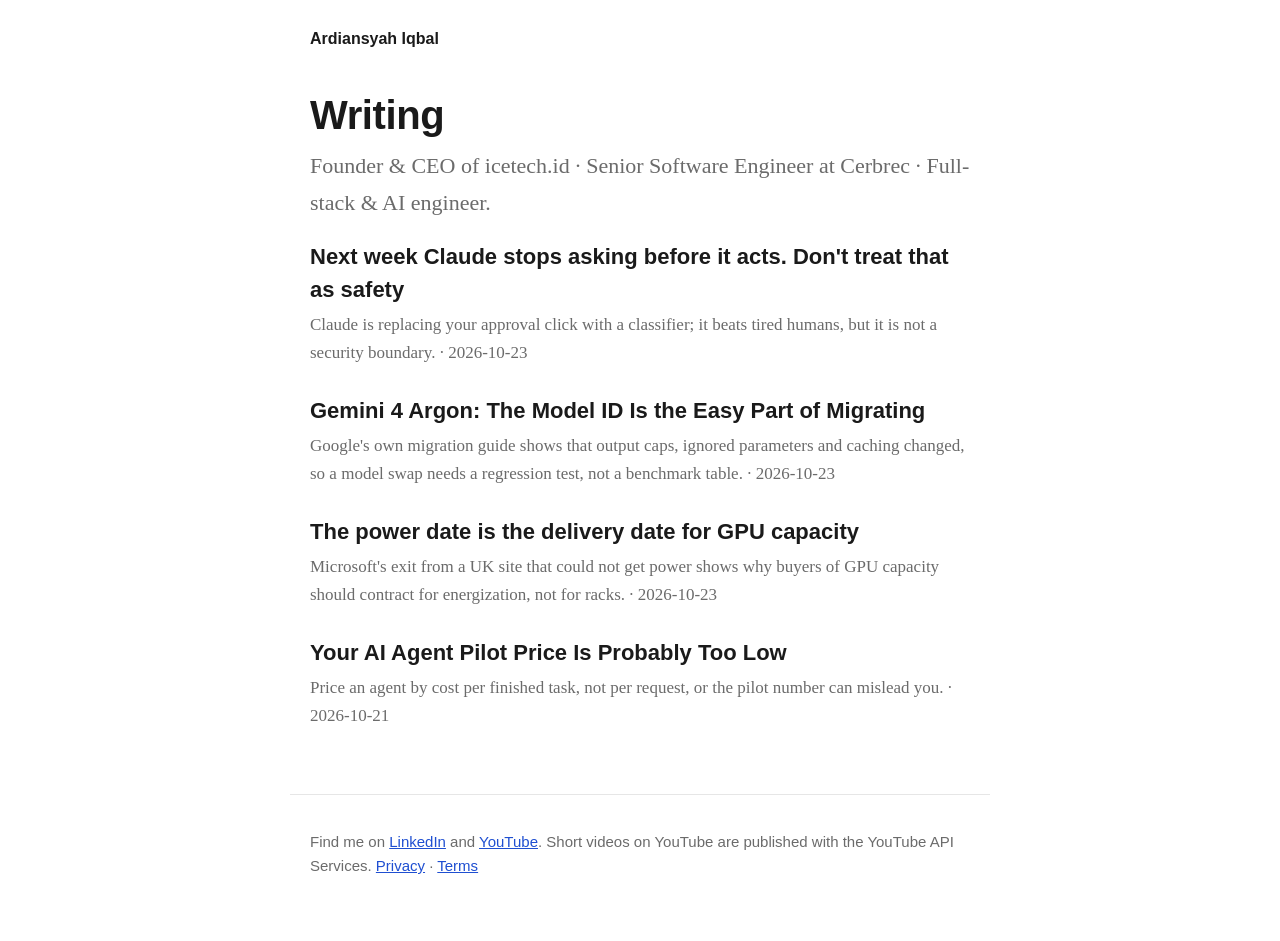
<file: index.html>
<!doctype html>
<html lang="en"><head><meta charset="utf-8">
<meta name="viewport" content="width=device-width, initial-scale=1">
<title>Ardiansyah Iqbal · Writing</title>
<meta name="description" content="Founder &amp; CEO of icetech.id · Senior Software Engineer at Cerbrec · Full-stack &amp; AI engineer.">
<link rel="stylesheet" href="style.css">
</head><body>
<header class="site"><a href="./">Ardiansyah Iqbal</a></header>
<main><h1>Writing</h1>
<p class="subtitle">Founder &amp; CEO of icetech.id · Senior Software Engineer at Cerbrec · Full-stack &amp; AI engineer.</p>
<ul class="posts">
<li><a href="next-week-claude-stops-asking-before-it-acts-don-t-treat-that-as-safet/">Next week Claude stops asking before it acts. Don&#x27;t treat that as safety</a><p>Claude is replacing your approval click with a classifier; it beats tired humans, but it is not a security boundary. · 2026-10-23</p></li>
<li><a href="gemini-4-argon-the-model-id-is-the-easy-part-of-migrating/">Gemini 4 Argon: The Model ID Is the Easy Part of Migrating</a><p>Google&#x27;s own migration guide shows that output caps, ignored parameters and caching changed, so a model swap needs a regression test, not a benchmark table. · 2026-10-23</p></li>
<li><a href="the-power-date-is-the-delivery-date-for-gpu-capacity/">The power date is the delivery date for GPU capacity</a><p>Microsoft&#x27;s exit from a UK site that could not get power shows why buyers of GPU capacity should contract for energization, not for racks. · 2026-10-23</p></li>
<li><a href="your-ai-agent-pilot-price-is-probably-too-low/">Your AI Agent Pilot Price Is Probably Too Low</a><p>Price an agent by cost per finished task, not per request, or the pilot number can mislead you. · 2026-10-21</p></li>
</ul></main>
<footer class="site"><p>Find me on <a href="https://www.linkedin.com/in/ardiansyah-iqbal-9106ab2b3/">LinkedIn</a> and <a href="https://www.youtube.com/@aiqbalsyah">YouTube</a>. Short videos on YouTube are published with the YouTube API Services. <a href="privacy/">Privacy</a> · <a href="terms/">Terms</a></p></footer>
</body></html>
</file>
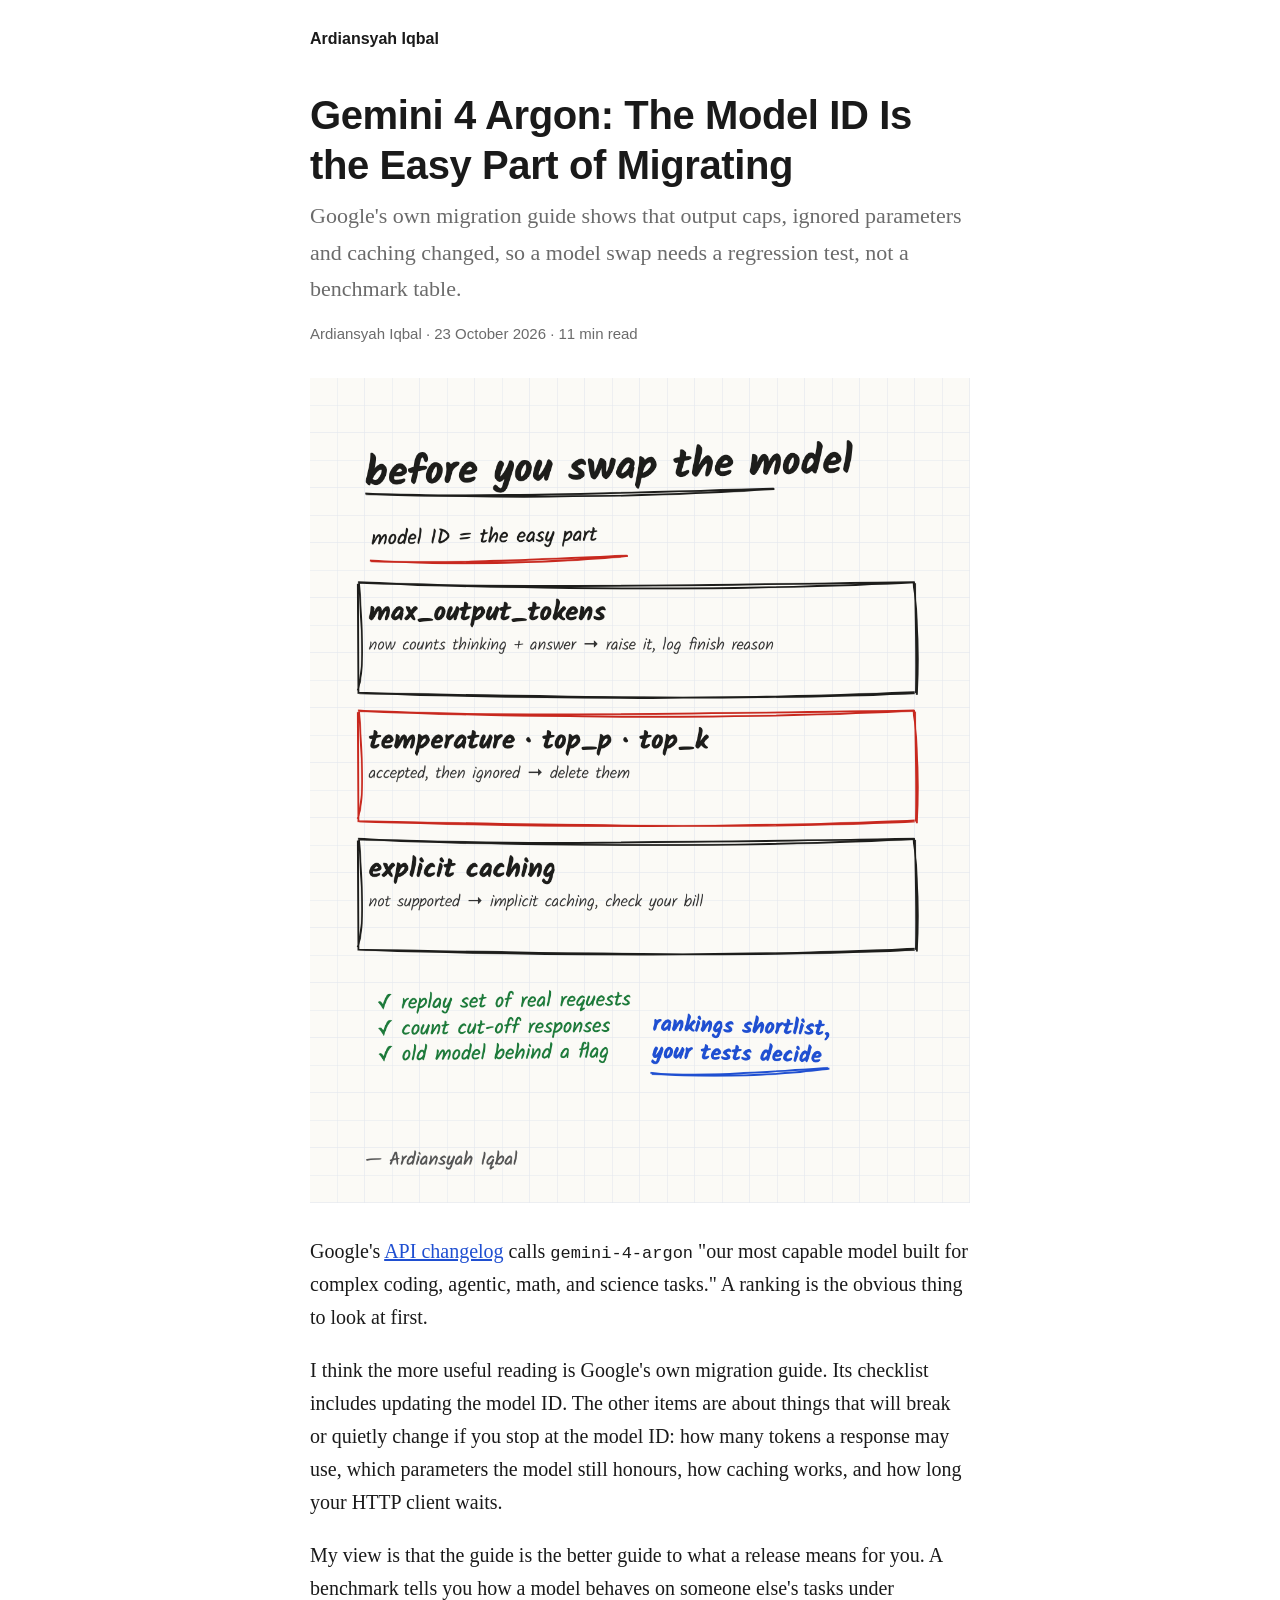
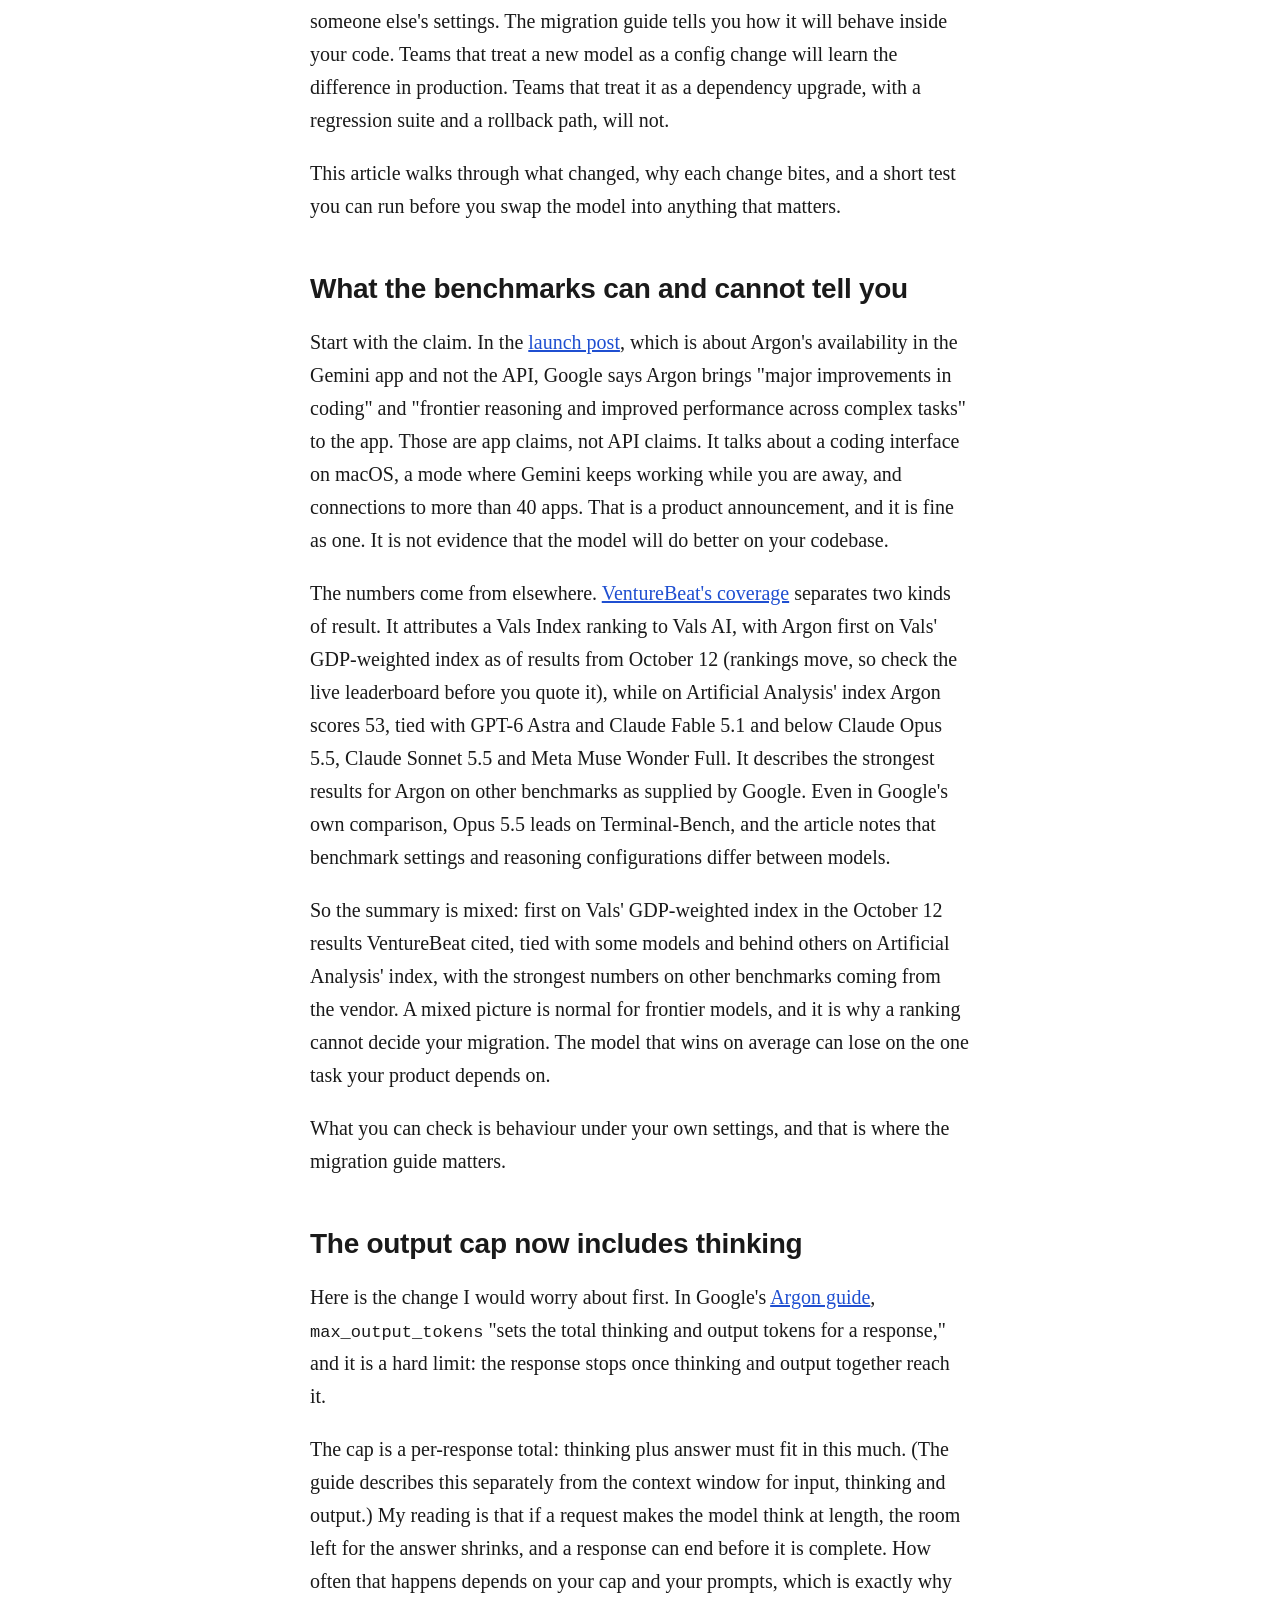
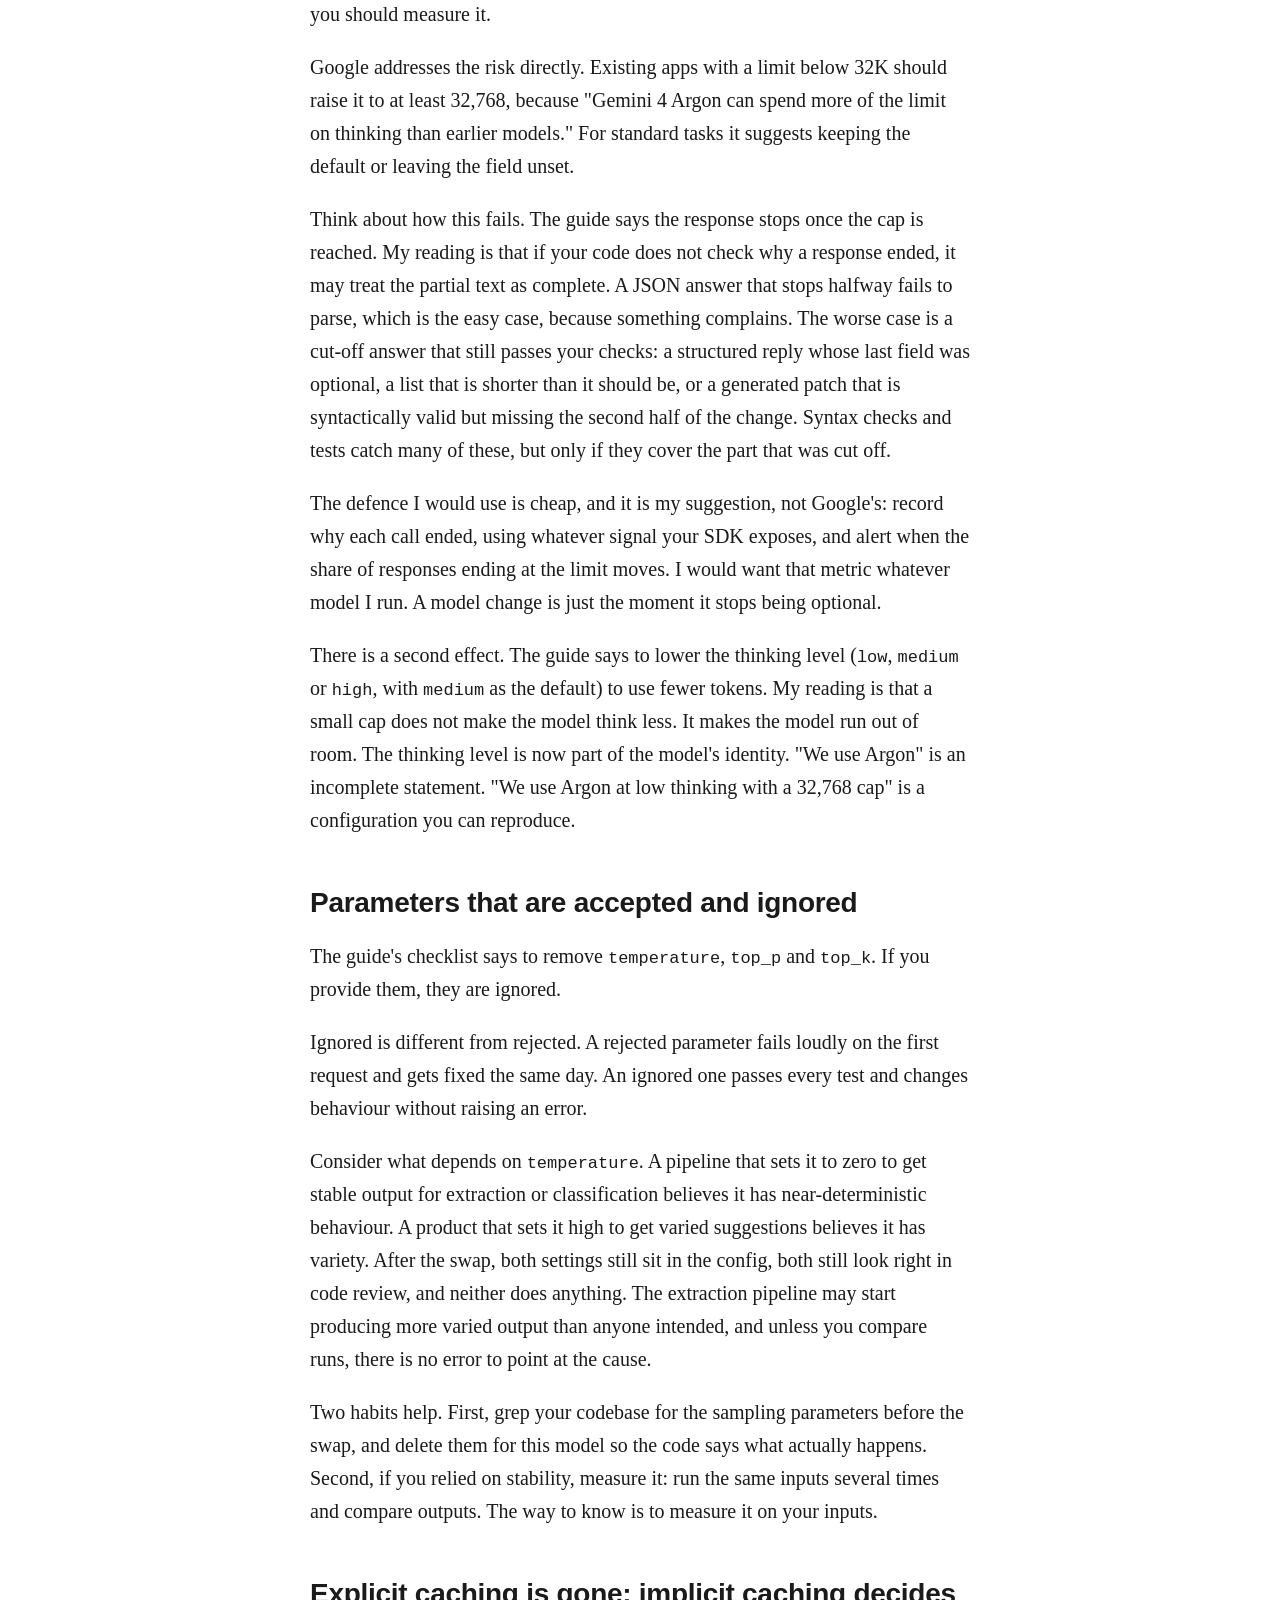
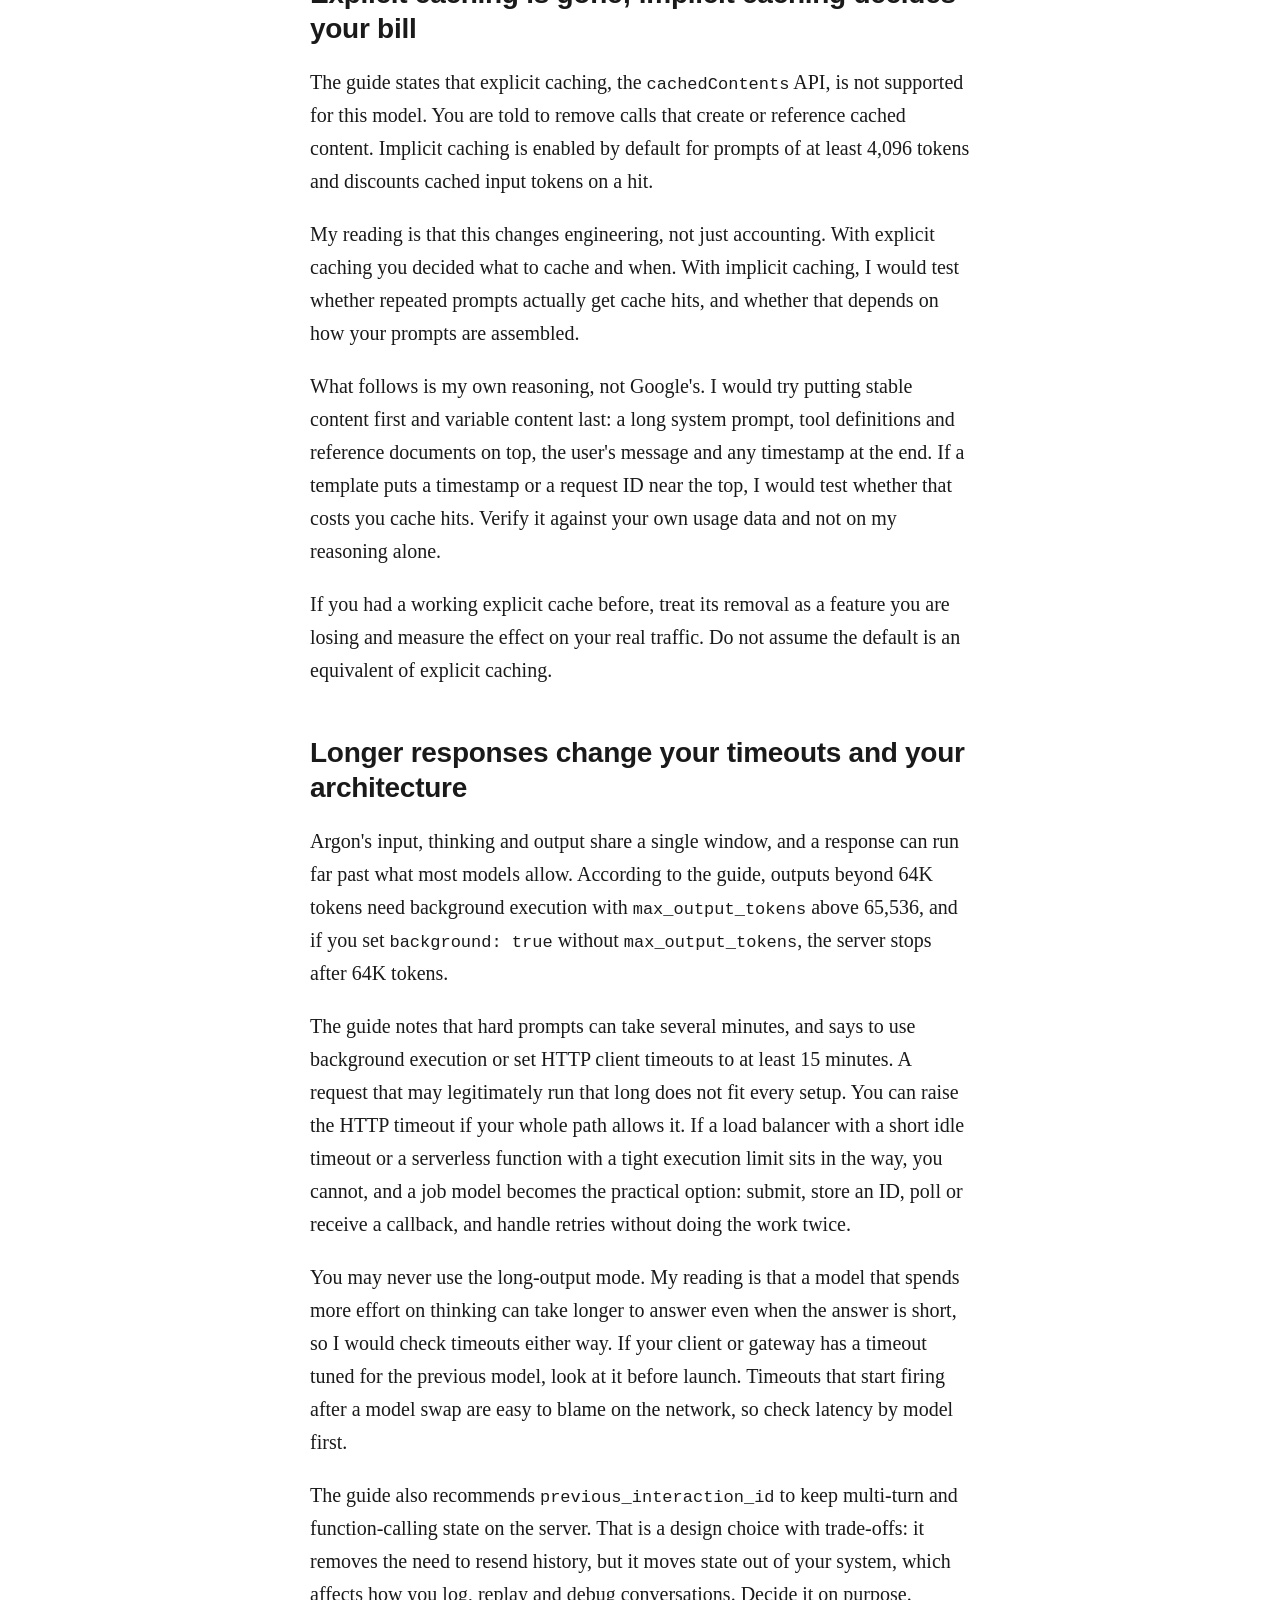
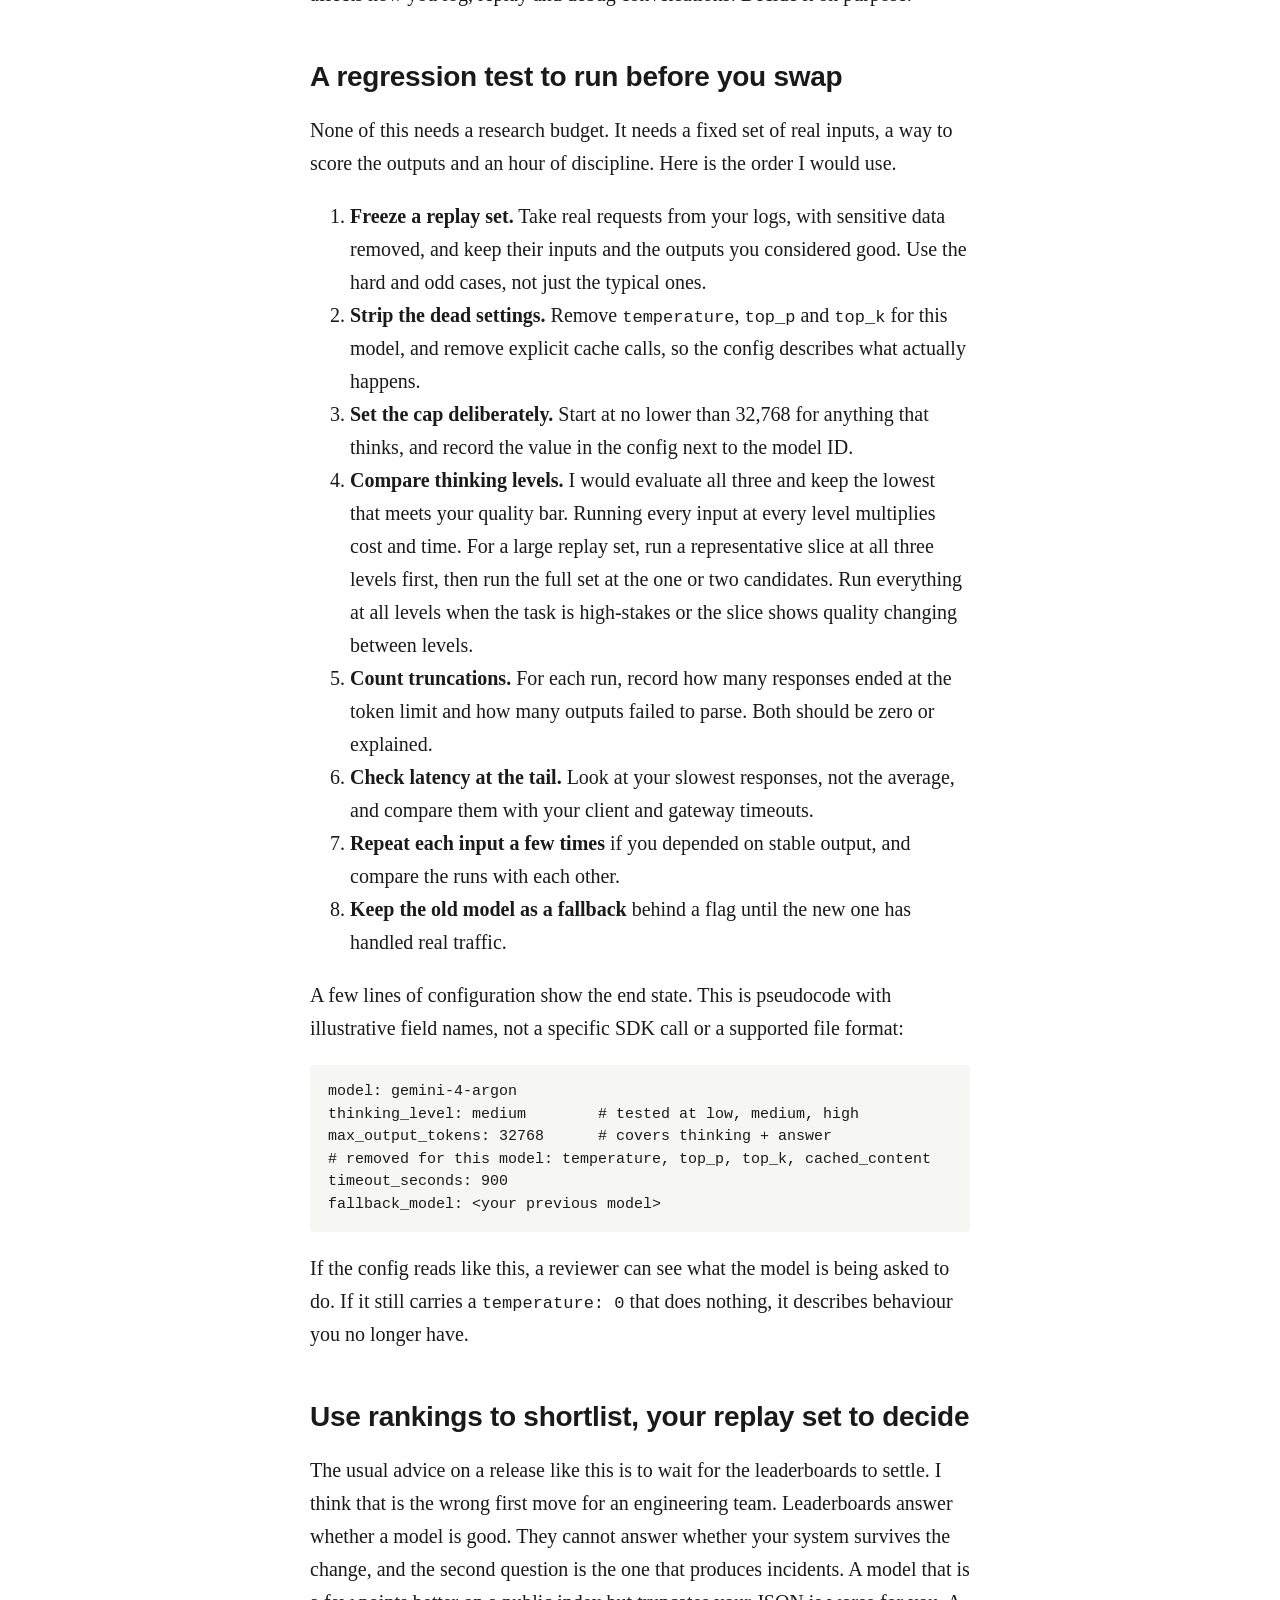
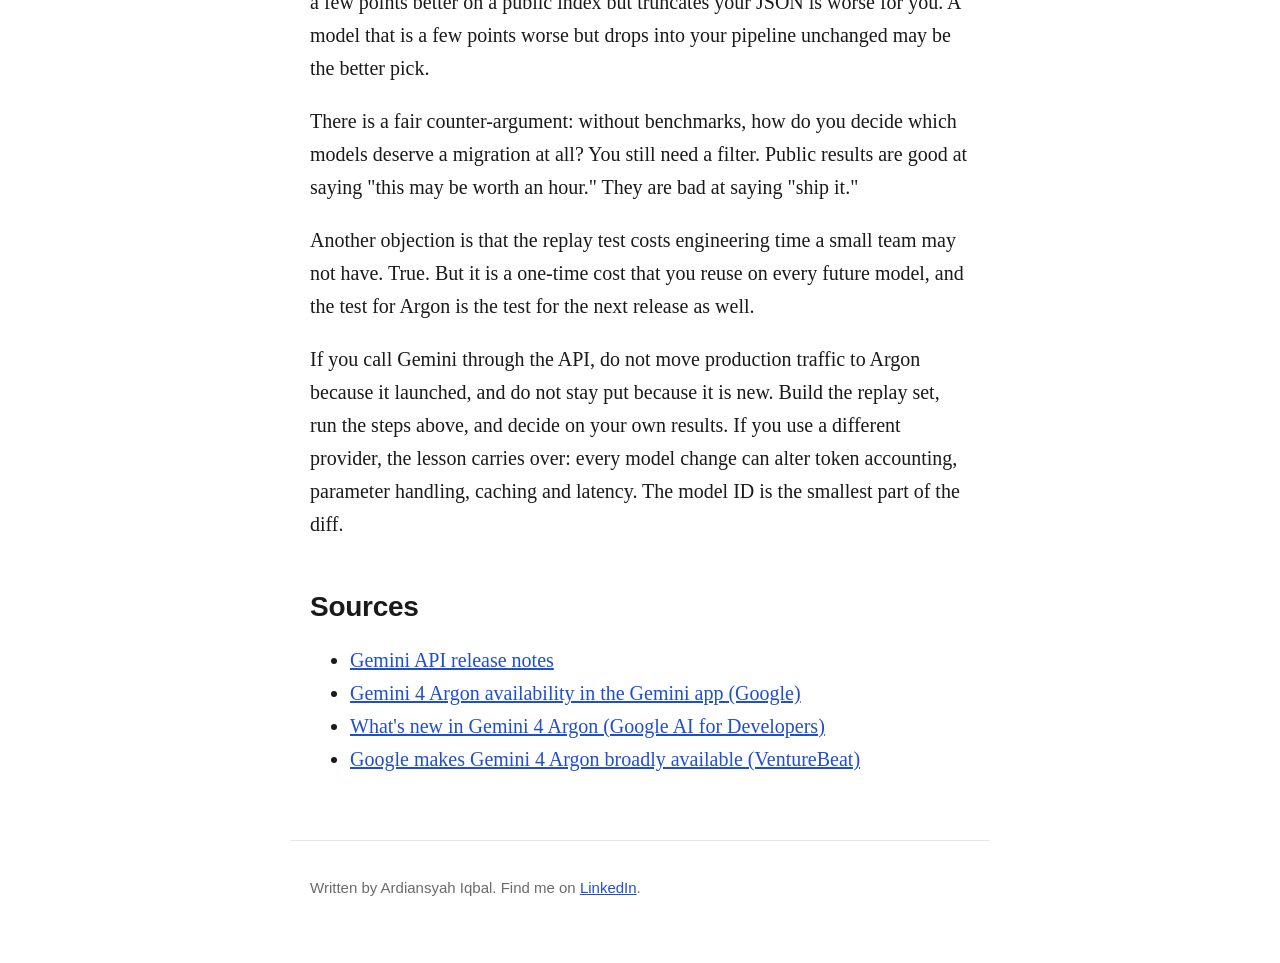
<file: gemini-4-argon-the-model-id-is-the-easy-part-of-migrating/index.html>
<!doctype html>
<html lang="en">
<head>
<meta charset="utf-8">
<meta name="viewport" content="width=device-width, initial-scale=1">
<title>Gemini 4 Argon: The Model ID Is the Easy Part of Migrating · Ardiansyah Iqbal</title>
<meta name="description" content="Google&#x27;s own migration guide shows that output caps, ignored parameters and caching changed, so a model swap needs a regression test, not a benchmark table.">
<meta name="author" content="Ardiansyah Iqbal">
<meta name="robots" content="index,follow">
<link rel="canonical" href="https://aiqbalsyah.github.io/gemini-4-argon-the-model-id-is-the-easy-part-of-migrating/">
<meta property="og:type" content="article">
<meta property="og:title" content="Gemini 4 Argon: The Model ID Is the Easy Part of Migrating">
<meta property="og:description" content="Google&#x27;s own migration guide shows that output caps, ignored parameters and caching changed, so a model swap needs a regression test, not a benchmark table.">
<meta property="og:url" content="https://aiqbalsyah.github.io/gemini-4-argon-the-model-id-is-the-easy-part-of-migrating/">
<meta property="og:image" content="https://aiqbalsyah.github.io/gemini-4-argon-the-model-id-is-the-easy-part-of-migrating/cover.png">
<meta property="article:published_time" content="2026-10-23">
<meta name="twitter:card" content="summary_large_image">
<link rel="stylesheet" href="../style.css">
</head>
<body>
<header class="site"><a href="../">Ardiansyah Iqbal</a></header>
<article>
<h1>Gemini 4 Argon: The Model ID Is the Easy Part of Migrating</h1>
<p class="subtitle">Google&#x27;s own migration guide shows that output caps, ignored parameters and caching changed, so a model swap needs a regression test, not a benchmark table.</p>
<p class="meta">Ardiansyah Iqbal · <time datetime="2026-10-23">23 October 2026</time> · 11 min read</p>
<figure class="cover"><img src="cover.png" alt="Hand-drawn sketch: Gemini 4 Argon: The Model ID Is the Easy Part of Migrating"></figure>
<p>Google's <a
href="https://ai.google.dev/gemini-api/docs/changelog">API changelog</a>
calls <code>gemini-4-argon</code> "our most capable model built for
complex coding, agentic, math, and science tasks." A ranking is the
obvious thing to look at first.</p>
<p>I think the more useful reading is Google's own migration guide. Its
checklist includes updating the model ID. The other items are about
things that will break or quietly change if you stop at the model ID:
how many tokens a response may use, which parameters the model still
honours, how caching works, and how long your HTTP client waits.</p>
<p>My view is that the guide is the better guide to what a release means
for you. A benchmark tells you how a model behaves on someone else's
tasks under someone else's settings. The migration guide tells you how
it will behave inside your code. Teams that treat a new model as a
config change will learn the difference in production. Teams that treat
it as a dependency upgrade, with a regression suite and a rollback path,
will not.</p>
<p>This article walks through what changed, why each change bites, and a
short test you can run before you swap the model into anything that
matters.</p>
<h2 id="what-the-benchmarks-can-and-cannot-tell-you">What the benchmarks
can and cannot tell you</h2>
<p>Start with the claim. In the <a
href="https://blog.google/innovation-and-ai/products/gemini-app/gemini-4-availability">launch
post</a>, which is about Argon's availability in the Gemini app and not
the API, Google says Argon brings "major improvements in coding" and
"frontier reasoning and improved performance across complex tasks" to
the app. Those are app claims, not API claims. It talks about a coding
interface on macOS, a mode where Gemini keeps working while you are
away, and connections to more than 40 apps. That is a product
announcement, and it is fine as one. It is not evidence that the model
will do better on your codebase.</p>
<p>The numbers come from elsewhere. <a
href="https://venturebeat.com/technology/google-makes-gemini-4-argon-broadly-available-with-limited-time-low-api-pricing-of-2-10-per-1m-token">VentureBeat's
coverage</a> separates two kinds of result. It attributes a Vals Index
ranking to Vals AI, with Argon first on Vals' GDP-weighted index as of
results from October 12 (rankings move, so check the live leaderboard
before you quote it), while on Artificial Analysis' index Argon scores
53, tied with GPT-6 Astra and Claude Fable 5.1 and below Claude Opus
5.5, Claude Sonnet 5.5 and Meta Muse Wonder Full. It describes the
strongest results for Argon on other benchmarks as supplied by Google.
Even in Google's own comparison, Opus 5.5 leads on Terminal-Bench, and
the article notes that benchmark settings and reasoning configurations
differ between models.</p>
<p>So the summary is mixed: first on Vals' GDP-weighted index in the
October 12 results VentureBeat cited, tied with some models and behind
others on Artificial Analysis' index, with the strongest numbers on
other benchmarks coming from the vendor. A mixed picture is normal for
frontier models, and it is why a ranking cannot decide your migration.
The model that wins on average can lose on the one task your product
depends on.</p>
<p>What you can check is behaviour under your own settings, and that is
where the migration guide matters.</p>
<h2 id="the-output-cap-now-includes-thinking">The output cap now
includes thinking</h2>
<p>Here is the change I would worry about first. In Google's <a
href="https://ai.google.dev/gemini-api/docs/latest-model">Argon
guide</a>, <code>max_output_tokens</code> "sets the total thinking and
output tokens for a response," and it is a hard limit: the response
stops once thinking and output together reach it.</p>
<p>The cap is a per-response total: thinking plus answer must fit in
this much. (The guide describes this separately from the context window
for input, thinking and output.) My reading is that if a request makes
the model think at length, the room left for the answer shrinks, and a
response can end before it is complete. How often that happens depends
on your cap and your prompts, which is exactly why you should measure
it.</p>
<p>Google addresses the risk directly. Existing apps with a limit below
32K should raise it to at least 32,768, because "Gemini 4 Argon can
spend more of the limit on thinking than earlier models." For standard
tasks it suggests keeping the default or leaving the field unset.</p>
<p>Think about how this fails. The guide says the response stops once
the cap is reached. My reading is that if your code does not check why a
response ended, it may treat the partial text as complete. A JSON answer
that stops halfway fails to parse, which is the easy case, because
something complains. The worse case is a cut-off answer that still
passes your checks: a structured reply whose last field was optional, a
list that is shorter than it should be, or a generated patch that is
syntactically valid but missing the second half of the change. Syntax
checks and tests catch many of these, but only if they cover the part
that was cut off.</p>
<p>The defence I would use is cheap, and it is my suggestion, not
Google's: record why each call ended, using whatever signal your SDK
exposes, and alert when the share of responses ending at the limit
moves. I would want that metric whatever model I run. A model change is
just the moment it stops being optional.</p>
<p>There is a second effect. The guide says to lower the thinking level
(<code>low</code>, <code>medium</code> or <code>high</code>, with
<code>medium</code> as the default) to use fewer tokens. My reading is
that a small cap does not make the model think less. It makes the model
run out of room. The thinking level is now part of the model's identity.
"We use Argon" is an incomplete statement. "We use Argon at low thinking
with a 32,768 cap" is a configuration you can reproduce.</p>
<h2 id="parameters-that-are-accepted-and-ignored">Parameters that are
accepted and ignored</h2>
<p>The guide's checklist says to remove <code>temperature</code>,
<code>top_p</code> and <code>top_k</code>. If you provide them, they are
ignored.</p>
<p>Ignored is different from rejected. A rejected parameter fails loudly
on the first request and gets fixed the same day. An ignored one passes
every test and changes behaviour without raising an error.</p>
<p>Consider what depends on <code>temperature</code>. A pipeline that
sets it to zero to get stable output for extraction or classification
believes it has near-deterministic behaviour. A product that sets it
high to get varied suggestions believes it has variety. After the swap,
both settings still sit in the config, both still look right in code
review, and neither does anything. The extraction pipeline may start
producing more varied output than anyone intended, and unless you
compare runs, there is no error to point at the cause.</p>
<p>Two habits help. First, grep your codebase for the sampling
parameters before the swap, and delete them for this model so the code
says what actually happens. Second, if you relied on stability, measure
it: run the same inputs several times and compare outputs. The way to
know is to measure it on your inputs.</p>
<h2
id="explicit-caching-is-gone-implicit-caching-decides-your-bill">Explicit
caching is gone; implicit caching decides your bill</h2>
<p>The guide states that explicit caching, the
<code>cachedContents</code> API, is not supported for this model. You
are told to remove calls that create or reference cached content.
Implicit caching is enabled by default for prompts of at least 4,096
tokens and discounts cached input tokens on a hit.</p>
<p>My reading is that this changes engineering, not just accounting.
With explicit caching you decided what to cache and when. With implicit
caching, I would test whether repeated prompts actually get cache hits,
and whether that depends on how your prompts are assembled.</p>
<p>What follows is my own reasoning, not Google's. I would try putting
stable content first and variable content last: a long system prompt,
tool definitions and reference documents on top, the user's message and
any timestamp at the end. If a template puts a timestamp or a request ID
near the top, I would test whether that costs you cache hits. Verify it
against your own usage data and not on my reasoning alone.</p>
<p>If you had a working explicit cache before, treat its removal as a
feature you are losing and measure the effect on your real traffic. Do
not assume the default is an equivalent of explicit caching.</p>
<h2
id="longer-responses-change-your-timeouts-and-your-architecture">Longer
responses change your timeouts and your architecture</h2>
<p>Argon's input, thinking and output share a single window, and a
response can run far past what most models allow. According to the
guide, outputs beyond 64K tokens need background execution with
<code>max_output_tokens</code> above 65,536, and if you set
<code>background: true</code> without <code>max_output_tokens</code>,
the server stops after 64K tokens.</p>
<p>The guide notes that hard prompts can take several minutes, and says
to use background execution or set HTTP client timeouts to at least 15
minutes. A request that may legitimately run that long does not fit
every setup. You can raise the HTTP timeout if your whole path allows
it. If a load balancer with a short idle timeout or a serverless
function with a tight execution limit sits in the way, you cannot, and a
job model becomes the practical option: submit, store an ID, poll or
receive a callback, and handle retries without doing the work twice.</p>
<p>You may never use the long-output mode. My reading is that a model
that spends more effort on thinking can take longer to answer even when
the answer is short, so I would check timeouts either way. If your
client or gateway has a timeout tuned for the previous model, look at it
before launch. Timeouts that start firing after a model swap are easy to
blame on the network, so check latency by model first.</p>
<p>The guide also recommends <code>previous_interaction_id</code> to
keep multi-turn and function-calling state on the server. That is a
design choice with trade-offs: it removes the need to resend history,
but it moves state out of your system, which affects how you log, replay
and debug conversations. Decide it on purpose.</p>
<h2 id="a-regression-test-to-run-before-you-swap">A regression test to
run before you swap</h2>
<p>None of this needs a research budget. It needs a fixed set of real
inputs, a way to score the outputs and an hour of discipline. Here is
the order I would use.</p>
<ol type="1">
<li><strong>Freeze a replay set.</strong> Take real requests from your
logs, with sensitive data removed, and keep their inputs and the outputs
you considered good. Use the hard and odd cases, not just the typical
ones.</li>
<li><strong>Strip the dead settings.</strong> Remove
<code>temperature</code>, <code>top_p</code> and <code>top_k</code> for
this model, and remove explicit cache calls, so the config describes
what actually happens.</li>
<li><strong>Set the cap deliberately.</strong> Start at no lower than
32,768 for anything that thinks, and record the value in the config next
to the model ID.</li>
<li><strong>Compare thinking levels.</strong> I would evaluate all three
and keep the lowest that meets your quality bar. Running every input at
every level multiplies cost and time. For a large replay set, run a
representative slice at all three levels first, then run the full set at
the one or two candidates. Run everything at all levels when the task is
high-stakes or the slice shows quality changing between levels.</li>
<li><strong>Count truncations.</strong> For each run, record how many
responses ended at the token limit and how many outputs failed to parse.
Both should be zero or explained.</li>
<li><strong>Check latency at the tail.</strong> Look at your slowest
responses, not the average, and compare them with your client and
gateway timeouts.</li>
<li><strong>Repeat each input a few times</strong> if you depended on
stable output, and compare the runs with each other.</li>
<li><strong>Keep the old model as a fallback</strong> behind a flag
until the new one has handled real traffic.</li>
</ol>
<p>A few lines of configuration show the end state. This is pseudocode
with illustrative field names, not a specific SDK call or a supported
file format:</p>
<pre class="yaml"><code>model: gemini-4-argon
thinking_level: medium        # tested at low, medium, high
max_output_tokens: 32768      # covers thinking + answer
# removed for this model: temperature, top_p, top_k, cached_content
timeout_seconds: 900
fallback_model: &lt;your previous model&gt;</code></pre>
<p>If the config reads like this, a reviewer can see what the model is
being asked to do. If it still carries a <code>temperature: 0</code>
that does nothing, it describes behaviour you no longer have.</p>
<h2 id="use-rankings-to-shortlist-your-replay-set-to-decide">Use
rankings to shortlist, your replay set to decide</h2>
<p>The usual advice on a release like this is to wait for the
leaderboards to settle. I think that is the wrong first move for an
engineering team. Leaderboards answer whether a model is good. They
cannot answer whether your system survives the change, and the second
question is the one that produces incidents. A model that is a few
points better on a public index but truncates your JSON is worse for
you. A model that is a few points worse but drops into your pipeline
unchanged may be the better pick.</p>
<p>There is a fair counter-argument: without benchmarks, how do you
decide which models deserve a migration at all? You still need a filter.
Public results are good at saying "this may be worth an hour." They are
bad at saying "ship it."</p>
<p>Another objection is that the replay test costs engineering time a
small team may not have. True. But it is a one-time cost that you reuse
on every future model, and the test for Argon is the test for the next
release as well.</p>
<p>If you call Gemini through the API, do not move production traffic to
Argon because it launched, and do not stay put because it is new. Build
the replay set, run the steps above, and decide on your own results. If
you use a different provider, the lesson carries over: every model
change can alter token accounting, parameter handling, caching and
latency. The model ID is the smallest part of the diff.</p>
<h2 id="sources">Sources</h2>
<ul>
<li><a href="https://ai.google.dev/gemini-api/docs/changelog">Gemini API
release notes</a></li>
<li><a
href="https://blog.google/innovation-and-ai/products/gemini-app/gemini-4-availability">Gemini
4 Argon availability in the Gemini app (Google)</a></li>
<li><a href="https://ai.google.dev/gemini-api/docs/latest-model">What's
new in Gemini 4 Argon (Google AI for Developers)</a></li>
<li><a
href="https://venturebeat.com/technology/google-makes-gemini-4-argon-broadly-available-with-limited-time-low-api-pricing-of-2-10-per-1m-token">Google
makes Gemini 4 Argon broadly available (VentureBeat)</a></li>
</ul>

</article>
<footer class="site">
<p>Written by Ardiansyah Iqbal. Find me on <a href="https://www.linkedin.com/in/ardiansyah-iqbal-9106ab2b3/">LinkedIn</a>.</p>
</footer>
</body>
</html>
</file>
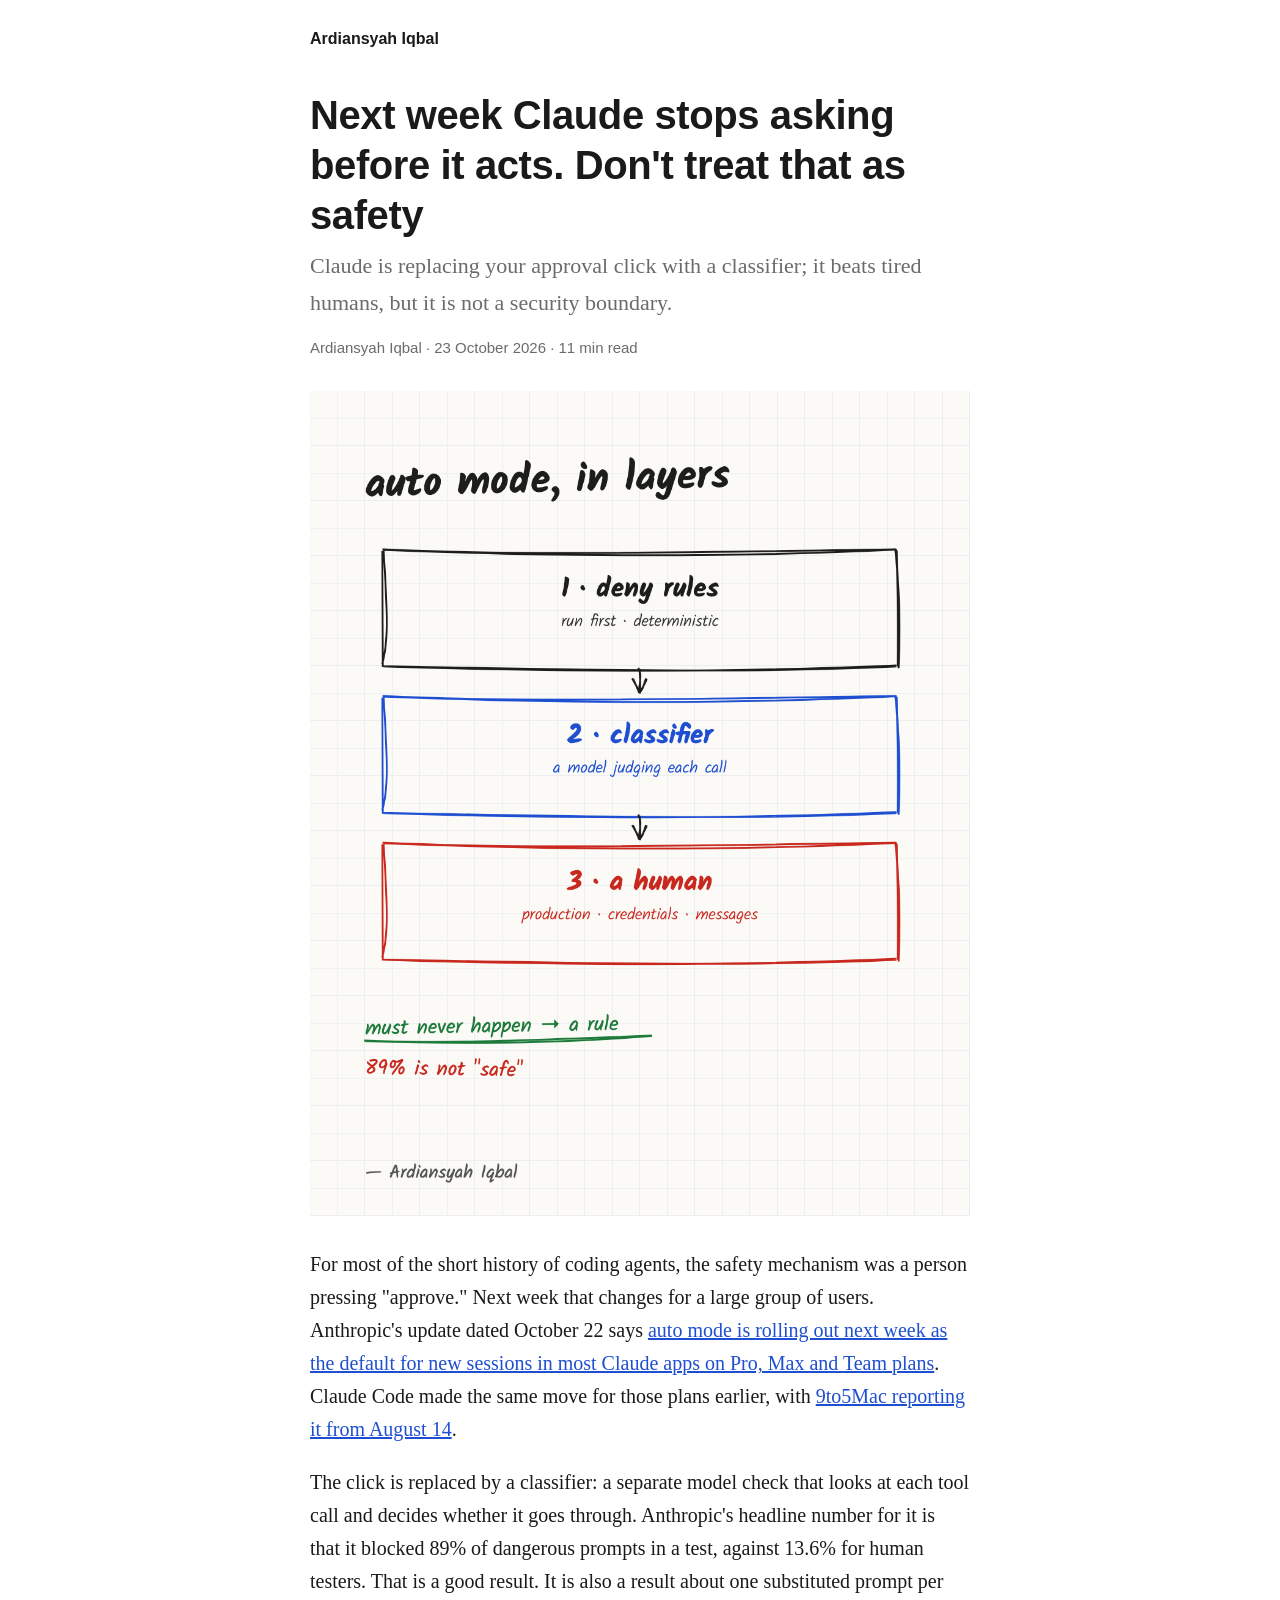
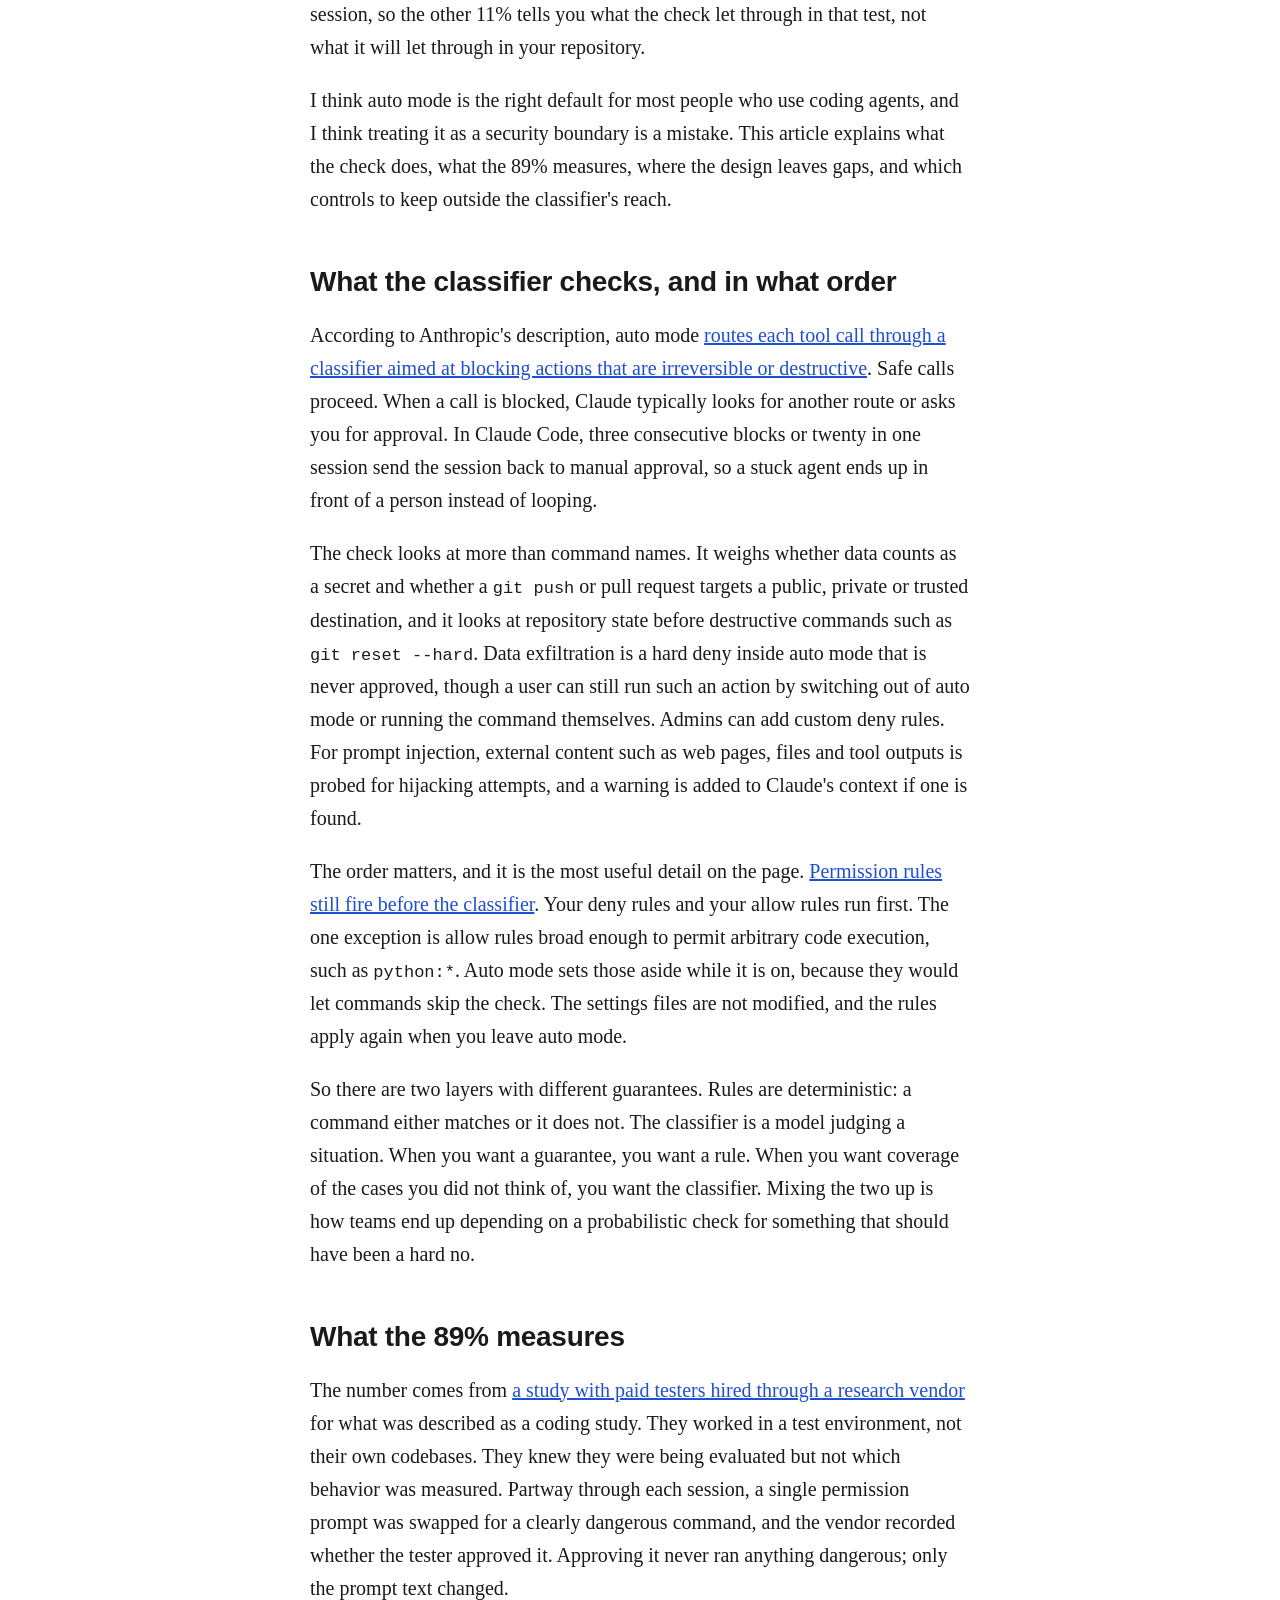
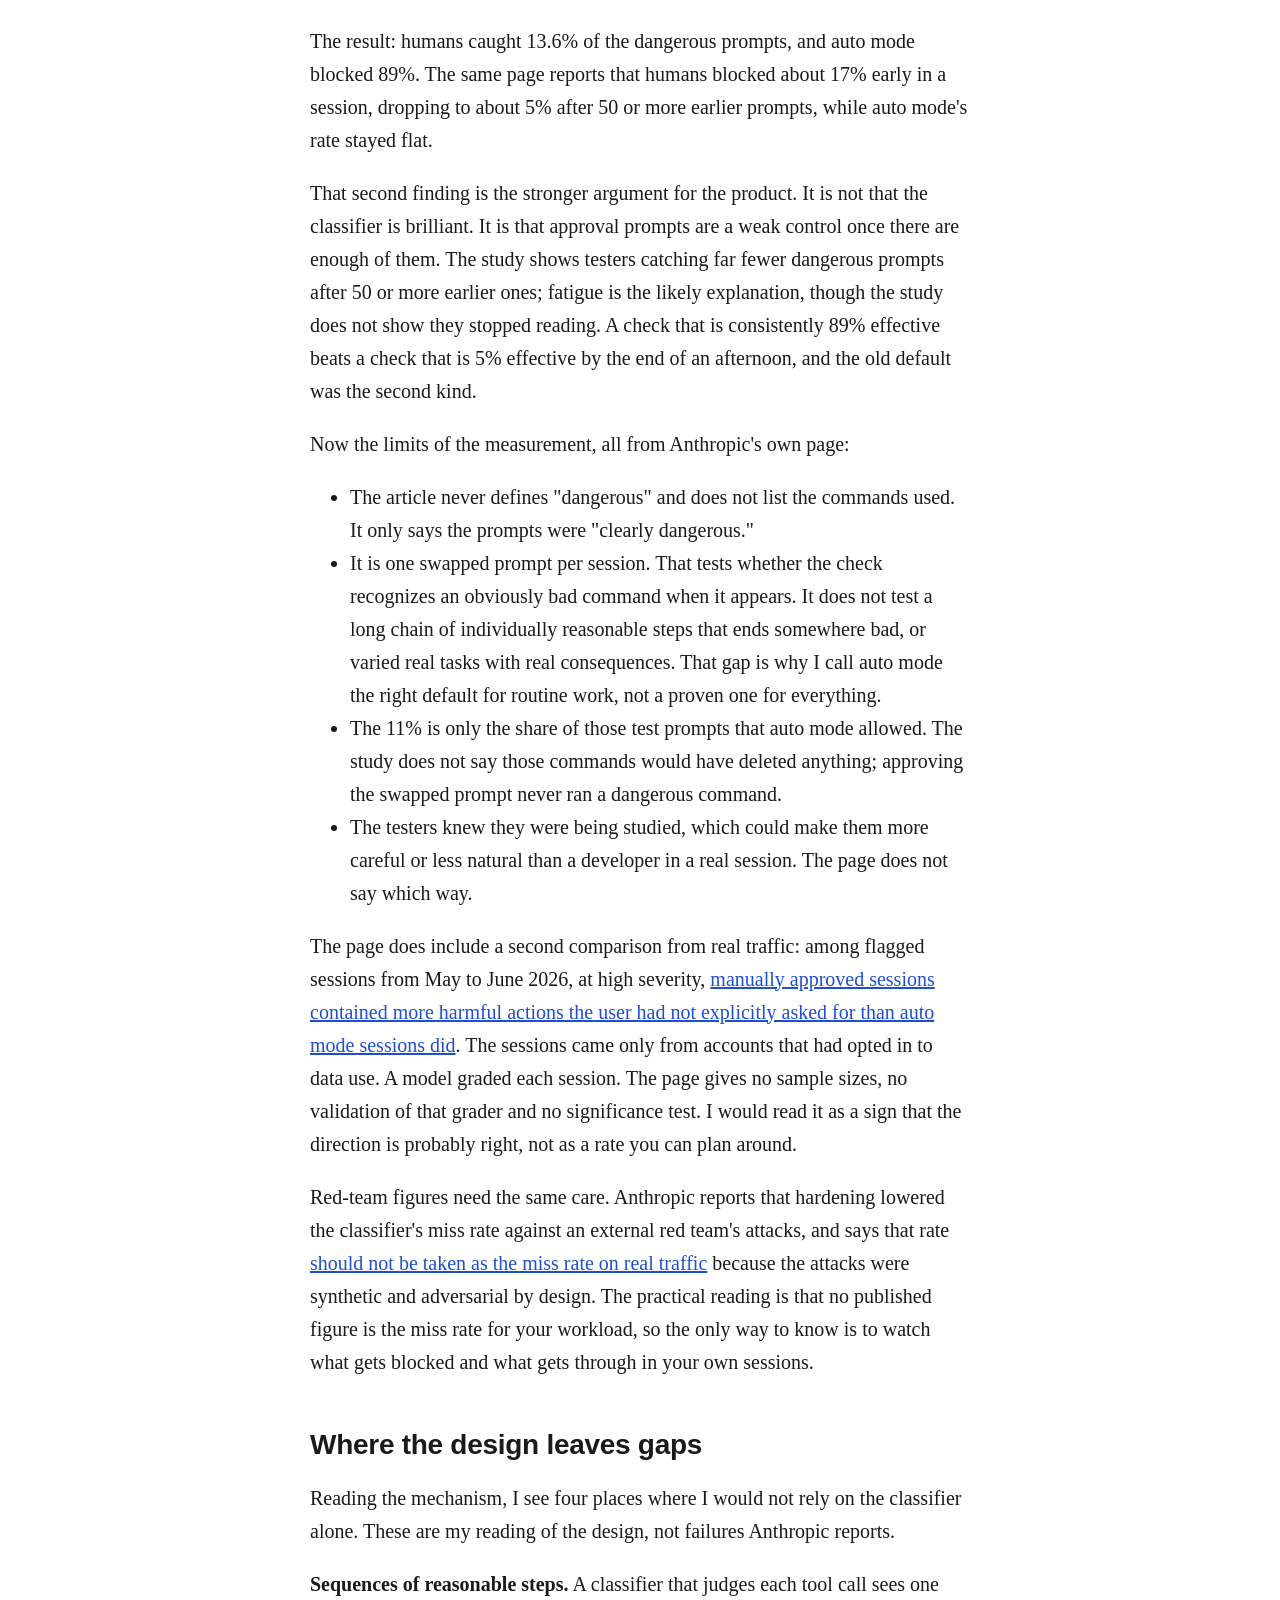
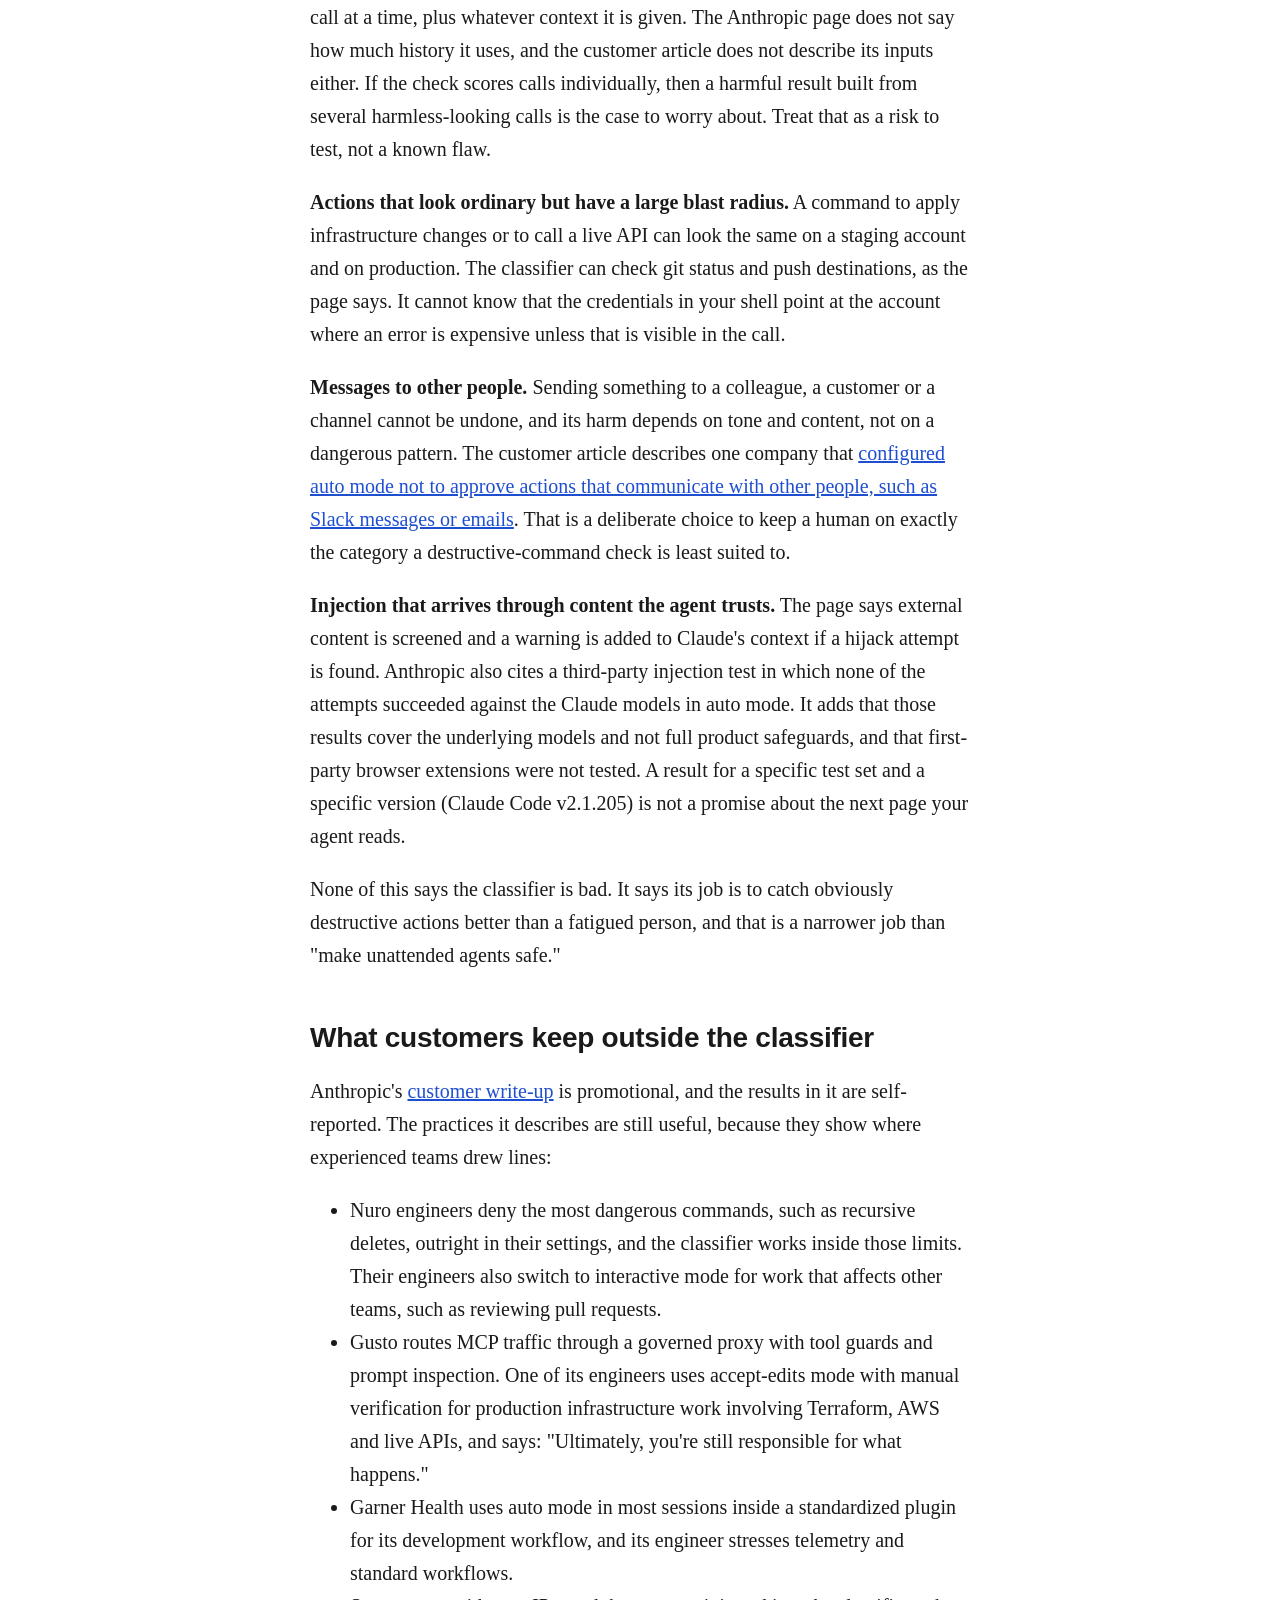
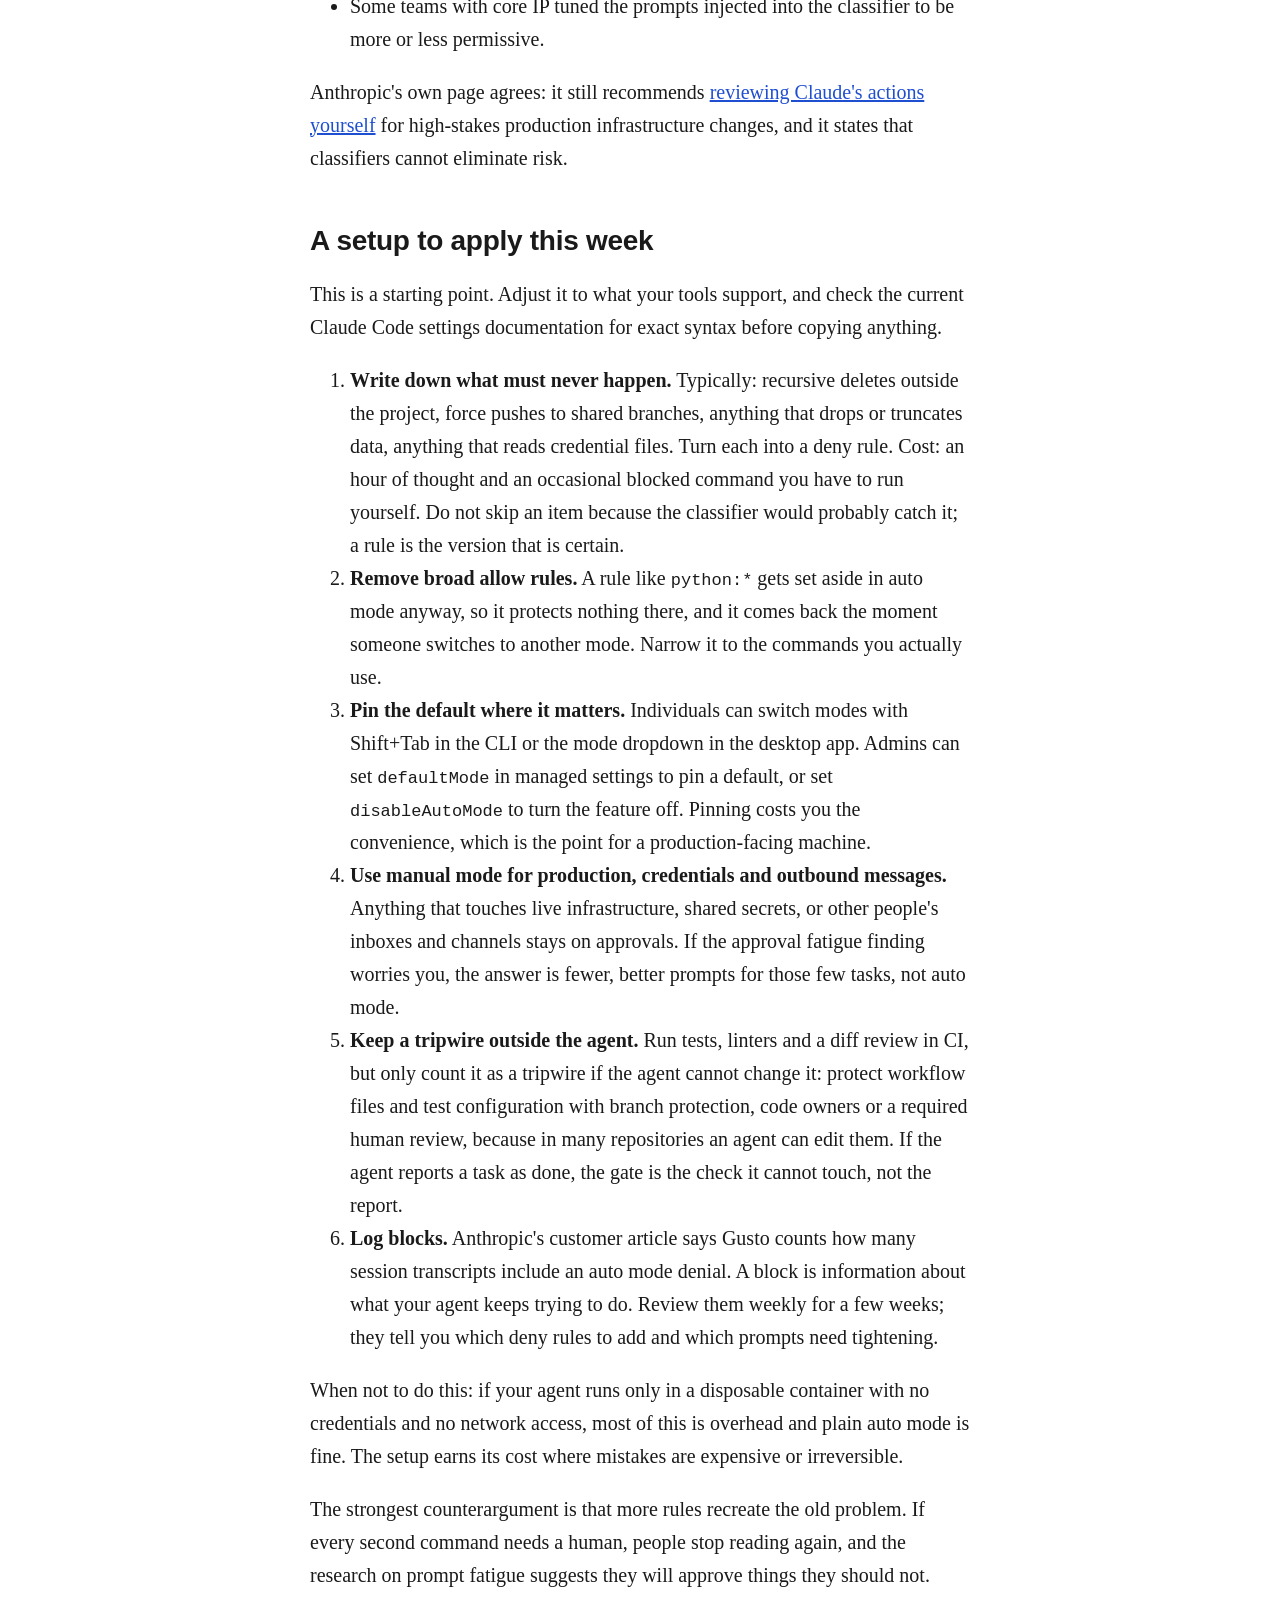
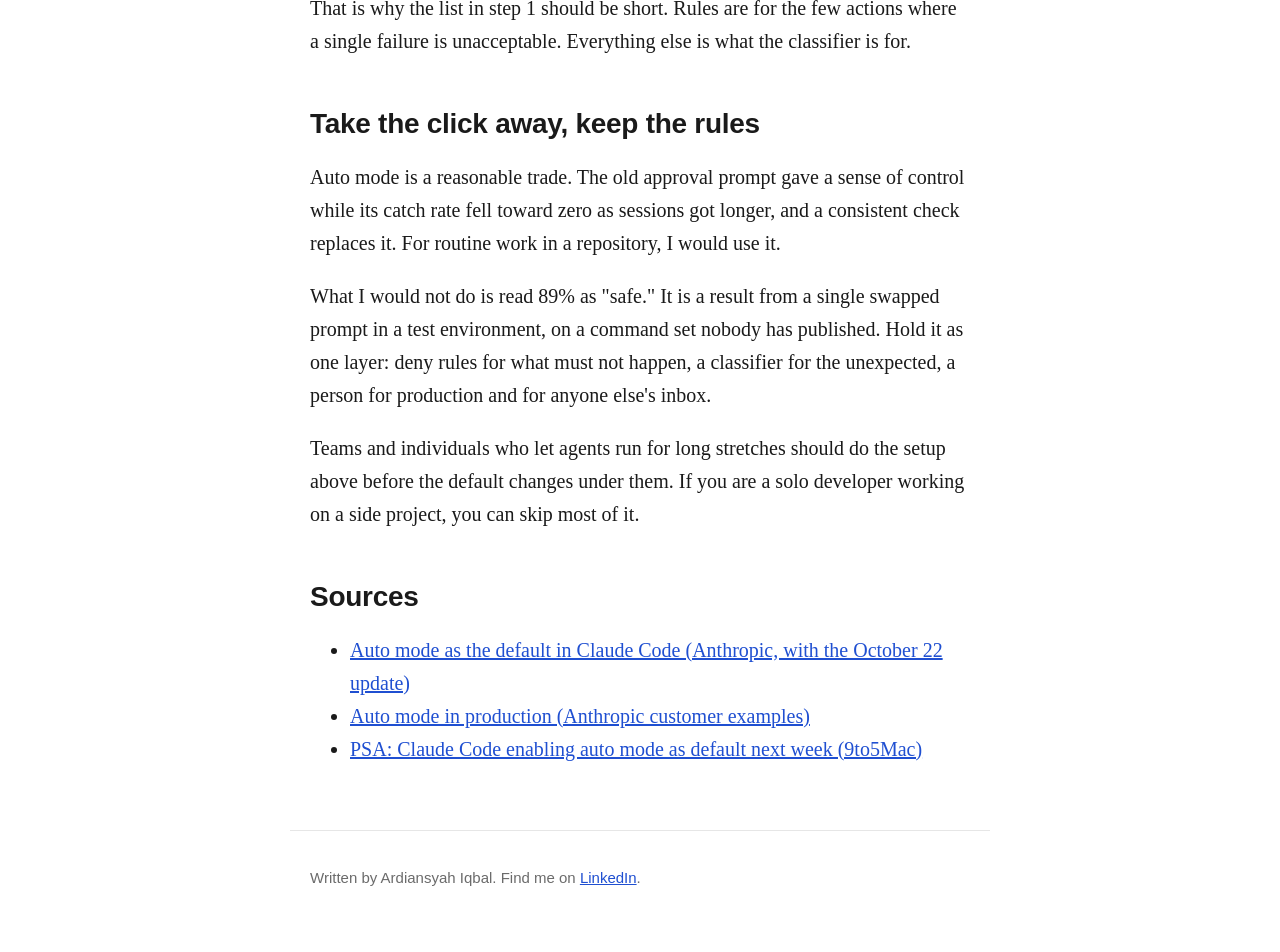
<file: next-week-claude-stops-asking-before-it-acts-don-t-treat-that-as-safet/index.html>
<!doctype html>
<html lang="en">
<head>
<meta charset="utf-8">
<meta name="viewport" content="width=device-width, initial-scale=1">
<title>Next week Claude stops asking before it acts. Don&#x27;t treat that as safety · Ardiansyah Iqbal</title>
<meta name="description" content="Claude is replacing your approval click with a classifier; it beats tired humans, but it is not a security boundary.">
<meta name="author" content="Ardiansyah Iqbal">
<meta name="robots" content="index,follow">
<link rel="canonical" href="https://aiqbalsyah.github.io/next-week-claude-stops-asking-before-it-acts-don-t-treat-that-as-safet/">
<meta property="og:type" content="article">
<meta property="og:title" content="Next week Claude stops asking before it acts. Don&#x27;t treat that as safety">
<meta property="og:description" content="Claude is replacing your approval click with a classifier; it beats tired humans, but it is not a security boundary.">
<meta property="og:url" content="https://aiqbalsyah.github.io/next-week-claude-stops-asking-before-it-acts-don-t-treat-that-as-safet/">
<meta property="og:image" content="https://aiqbalsyah.github.io/next-week-claude-stops-asking-before-it-acts-don-t-treat-that-as-safet/cover.png">
<meta property="article:published_time" content="2026-10-23">
<meta name="twitter:card" content="summary_large_image">
<link rel="stylesheet" href="../style.css">
</head>
<body>
<header class="site"><a href="../">Ardiansyah Iqbal</a></header>
<article>
<h1>Next week Claude stops asking before it acts. Don&#x27;t treat that as safety</h1>
<p class="subtitle">Claude is replacing your approval click with a classifier; it beats tired humans, but it is not a security boundary.</p>
<p class="meta">Ardiansyah Iqbal · <time datetime="2026-10-23">23 October 2026</time> · 11 min read</p>
<figure class="cover"><img src="cover.png" alt="Hand-drawn sketch: Next week Claude stops asking before it acts. Don&#x27;t treat that as safety"></figure>
<p>For most of the short history of coding agents, the safety mechanism
was a person pressing "approve." Next week that changes for a large
group of users. Anthropic's update dated October 22 says <a
href="https://claude.com/blog/auto-mode-default-in-claude-code">auto
mode is rolling out next week as the default for new sessions in most
Claude apps on Pro, Max and Team plans</a>. Claude Code made the same
move for those plans earlier, with <a
href="https://9to5mac.com/2026/08/14/psa-claude-code-enabling-auto-mode-as-default-next-week-anthropic-says/">9to5Mac
reporting it from August 14</a>.</p>
<p>The click is replaced by a classifier: a separate model check that
looks at each tool call and decides whether it goes through. Anthropic's
headline number for it is that it blocked 89% of dangerous prompts in a
test, against 13.6% for human testers. That is a good result. It is also
a result about one substituted prompt per session, so the other 11%
tells you what the check let through in that test, not what it will let
through in your repository.</p>
<p>I think auto mode is the right default for most people who use coding
agents, and I think treating it as a security boundary is a mistake.
This article explains what the check does, what the 89% measures, where
the design leaves gaps, and which controls to keep outside the
classifier's reach.</p>
<h2 id="what-the-classifier-checks-and-in-what-order">What the
classifier checks, and in what order</h2>
<p>According to Anthropic's description, auto mode <a
href="https://claude.com/blog/auto-mode-default-in-claude-code">routes
each tool call through a classifier aimed at blocking actions that are
irreversible or destructive</a>. Safe calls proceed. When a call is
blocked, Claude typically looks for another route or asks you for
approval. In Claude Code, three consecutive blocks or twenty in one
session send the session back to manual approval, so a stuck agent ends
up in front of a person instead of looping.</p>
<p>The check looks at more than command names. It weighs whether data
counts as a secret and whether a <code>git push</code> or pull request
targets a public, private or trusted destination, and it looks at
repository state before destructive commands such as
<code>git reset --hard</code>. Data exfiltration is a hard deny inside
auto mode that is never approved, though a user can still run such an
action by switching out of auto mode or running the command themselves.
Admins can add custom deny rules. For prompt injection, external content
such as web pages, files and tool outputs is probed for hijacking
attempts, and a warning is added to Claude's context if one is
found.</p>
<p>The order matters, and it is the most useful detail on the page. <a
href="https://claude.com/blog/auto-mode-default-in-claude-code">Permission
rules still fire before the classifier</a>. Your deny rules and your
allow rules run first. The one exception is allow rules broad enough to
permit arbitrary code execution, such as <code>python:*</code>. Auto
mode sets those aside while it is on, because they would let commands
skip the check. The settings files are not modified, and the rules apply
again when you leave auto mode.</p>
<p>So there are two layers with different guarantees. Rules are
deterministic: a command either matches or it does not. The classifier
is a model judging a situation. When you want a guarantee, you want a
rule. When you want coverage of the cases you did not think of, you want
the classifier. Mixing the two up is how teams end up depending on a
probabilistic check for something that should have been a hard no.</p>
<h2 id="what-the-89-measures">What the 89% measures</h2>
<p>The number comes from <a
href="https://claude.com/blog/auto-mode-default-in-claude-code">a study
with paid testers hired through a research vendor</a> for what was
described as a coding study. They worked in a test environment, not
their own codebases. They knew they were being evaluated but not which
behavior was measured. Partway through each session, a single permission
prompt was swapped for a clearly dangerous command, and the vendor
recorded whether the tester approved it. Approving it never ran anything
dangerous; only the prompt text changed.</p>
<p>The result: humans caught 13.6% of the dangerous prompts, and auto
mode blocked 89%. The same page reports that humans blocked about 17%
early in a session, dropping to about 5% after 50 or more earlier
prompts, while auto mode's rate stayed flat.</p>
<p>That second finding is the stronger argument for the product. It is
not that the classifier is brilliant. It is that approval prompts are a
weak control once there are enough of them. The study shows testers
catching far fewer dangerous prompts after 50 or more earlier ones;
fatigue is the likely explanation, though the study does not show they
stopped reading. A check that is consistently 89% effective beats a
check that is 5% effective by the end of an afternoon, and the old
default was the second kind.</p>
<p>Now the limits of the measurement, all from Anthropic's own page:</p>
<ul>
<li>The article never defines "dangerous" and does not list the commands
used. It only says the prompts were "clearly dangerous."</li>
<li>It is one swapped prompt per session. That tests whether the check
recognizes an obviously bad command when it appears. It does not test a
long chain of individually reasonable steps that ends somewhere bad, or
varied real tasks with real consequences. That gap is why I call auto
mode the right default for routine work, not a proven one for
everything.</li>
<li>The 11% is only the share of those test prompts that auto mode
allowed. The study does not say those commands would have deleted
anything; approving the swapped prompt never ran a dangerous
command.</li>
<li>The testers knew they were being studied, which could make them more
careful or less natural than a developer in a real session. The page
does not say which way.</li>
</ul>
<p>The page does include a second comparison from real traffic: among
flagged sessions from May to June 2026, at high severity, <a
href="https://claude.com/blog/auto-mode-default-in-claude-code">manually
approved sessions contained more harmful actions the user had not
explicitly asked for than auto mode sessions did</a>. The sessions came
only from accounts that had opted in to data use. A model graded each
session. The page gives no sample sizes, no validation of that grader
and no significance test. I would read it as a sign that the direction
is probably right, not as a rate you can plan around.</p>
<p>Red-team figures need the same care. Anthropic reports that hardening
lowered the classifier's miss rate against an external red team's
attacks, and says that rate <a
href="https://claude.com/blog/auto-mode-default-in-claude-code">should
not be taken as the miss rate on real traffic</a> because the attacks
were synthetic and adversarial by design. The practical reading is that
no published figure is the miss rate for your workload, so the only way
to know is to watch what gets blocked and what gets through in your own
sessions.</p>
<h2 id="where-the-design-leaves-gaps">Where the design leaves gaps</h2>
<p>Reading the mechanism, I see four places where I would not rely on
the classifier alone. These are my reading of the design, not failures
Anthropic reports.</p>
<p><strong>Sequences of reasonable steps.</strong> A classifier that
judges each tool call sees one call at a time, plus whatever context it
is given. The Anthropic page does not say how much history it uses, and
the customer article does not describe its inputs either. If the check
scores calls individually, then a harmful result built from several
harmless-looking calls is the case to worry about. Treat that as a risk
to test, not a known flaw.</p>
<p><strong>Actions that look ordinary but have a large blast
radius.</strong> A command to apply infrastructure changes or to call a
live API can look the same on a staging account and on production. The
classifier can check git status and push destinations, as the page says.
It cannot know that the credentials in your shell point at the account
where an error is expensive unless that is visible in the call.</p>
<p><strong>Messages to other people.</strong> Sending something to a
colleague, a customer or a channel cannot be undone, and its harm
depends on tone and content, not on a dangerous pattern. The customer
article describes one company that <a
href="https://claude.com/blog/auto-mode-in-production">configured auto
mode not to approve actions that communicate with other people, such as
Slack messages or emails</a>. That is a deliberate choice to keep a
human on exactly the category a destructive-command check is least
suited to.</p>
<p><strong>Injection that arrives through content the agent
trusts.</strong> The page says external content is screened and a
warning is added to Claude's context if a hijack attempt is found.
Anthropic also cites a third-party injection test in which none of the
attempts succeeded against the Claude models in auto mode. It adds that
those results cover the underlying models and not full product
safeguards, and that first-party browser extensions were not tested. A
result for a specific test set and a specific version (Claude Code
v2.1.205) is not a promise about the next page your agent reads.</p>
<p>None of this says the classifier is bad. It says its job is to catch
obviously destructive actions better than a fatigued person, and that is
a narrower job than "make unattended agents safe."</p>
<h2 id="what-customers-keep-outside-the-classifier">What customers keep
outside the classifier</h2>
<p>Anthropic's <a
href="https://claude.com/blog/auto-mode-in-production">customer
write-up</a> is promotional, and the results in it are self-reported.
The practices it describes are still useful, because they show where
experienced teams drew lines:</p>
<ul>
<li>Nuro engineers deny the most dangerous commands, such as recursive
deletes, outright in their settings, and the classifier works inside
those limits. Their engineers also switch to interactive mode for work
that affects other teams, such as reviewing pull requests.</li>
<li>Gusto routes MCP traffic through a governed proxy with tool guards
and prompt inspection. One of its engineers uses accept-edits mode with
manual verification for production infrastructure work involving
Terraform, AWS and live APIs, and says: "Ultimately, you're still
responsible for what happens."</li>
<li>Garner Health uses auto mode in most sessions inside a standardized
plugin for its development workflow, and its engineer stresses telemetry
and standard workflows.</li>
<li>Some teams with core IP tuned the prompts injected into the
classifier to be more or less permissive.</li>
</ul>
<p>Anthropic's own page agrees: it still recommends <a
href="https://claude.com/blog/auto-mode-default-in-claude-code">reviewing
Claude's actions yourself</a> for high-stakes production infrastructure
changes, and it states that classifiers cannot eliminate risk.</p>
<h2 id="a-setup-to-apply-this-week">A setup to apply this week</h2>
<p>This is a starting point. Adjust it to what your tools support, and
check the current Claude Code settings documentation for exact syntax
before copying anything.</p>
<ol type="1">
<li><strong>Write down what must never happen.</strong> Typically:
recursive deletes outside the project, force pushes to shared branches,
anything that drops or truncates data, anything that reads credential
files. Turn each into a deny rule. Cost: an hour of thought and an
occasional blocked command you have to run yourself. Do not skip an item
because the classifier would probably catch it; a rule is the version
that is certain.</li>
<li><strong>Remove broad allow rules.</strong> A rule like
<code>python:*</code> gets set aside in auto mode anyway, so it protects
nothing there, and it comes back the moment someone switches to another
mode. Narrow it to the commands you actually use.</li>
<li><strong>Pin the default where it matters.</strong> Individuals can
switch modes with Shift+Tab in the CLI or the mode dropdown in the
desktop app. Admins can set <code>defaultMode</code> in managed settings
to pin a default, or set <code>disableAutoMode</code> to turn the
feature off. Pinning costs you the convenience, which is the point for a
production-facing machine.</li>
<li><strong>Use manual mode for production, credentials and outbound
messages.</strong> Anything that touches live infrastructure, shared
secrets, or other people's inboxes and channels stays on approvals. If
the approval fatigue finding worries you, the answer is fewer, better
prompts for those few tasks, not auto mode.</li>
<li><strong>Keep a tripwire outside the agent.</strong> Run tests,
linters and a diff review in CI, but only count it as a tripwire if the
agent cannot change it: protect workflow files and test configuration
with branch protection, code owners or a required human review, because
in many repositories an agent can edit them. If the agent reports a task
as done, the gate is the check it cannot touch, not the report.</li>
<li><strong>Log blocks.</strong> Anthropic's customer article says Gusto
counts how many session transcripts include an auto mode denial. A block
is information about what your agent keeps trying to do. Review them
weekly for a few weeks; they tell you which deny rules to add and which
prompts need tightening.</li>
</ol>
<p>When not to do this: if your agent runs only in a disposable
container with no credentials and no network access, most of this is
overhead and plain auto mode is fine. The setup earns its cost where
mistakes are expensive or irreversible.</p>
<p>The strongest counterargument is that more rules recreate the old
problem. If every second command needs a human, people stop reading
again, and the research on prompt fatigue suggests they will approve
things they should not. That is why the list in step 1 should be short.
Rules are for the few actions where a single failure is unacceptable.
Everything else is what the classifier is for.</p>
<h2 id="take-the-click-away-keep-the-rules">Take the click away, keep
the rules</h2>
<p>Auto mode is a reasonable trade. The old approval prompt gave a sense
of control while its catch rate fell toward zero as sessions got longer,
and a consistent check replaces it. For routine work in a repository, I
would use it.</p>
<p>What I would not do is read 89% as "safe." It is a result from a
single swapped prompt in a test environment, on a command set nobody has
published. Hold it as one layer: deny rules for what must not happen, a
classifier for the unexpected, a person for production and for anyone
else's inbox.</p>
<p>Teams and individuals who let agents run for long stretches should do
the setup above before the default changes under them. If you are a solo
developer working on a side project, you can skip most of it.</p>
<h2 id="sources">Sources</h2>
<ul>
<li><a
href="https://claude.com/blog/auto-mode-default-in-claude-code">Auto
mode as the default in Claude Code (Anthropic, with the October 22
update)</a></li>
<li><a href="https://claude.com/blog/auto-mode-in-production">Auto mode
in production (Anthropic customer examples)</a></li>
<li><a
href="https://9to5mac.com/2026/08/14/psa-claude-code-enabling-auto-mode-as-default-next-week-anthropic-says/">PSA:
Claude Code enabling auto mode as default next week (9to5Mac)</a></li>
</ul>

</article>
<footer class="site">
<p>Written by Ardiansyah Iqbal. Find me on <a href="https://www.linkedin.com/in/ardiansyah-iqbal-9106ab2b3/">LinkedIn</a>.</p>
</footer>
</body>
</html>
</file>
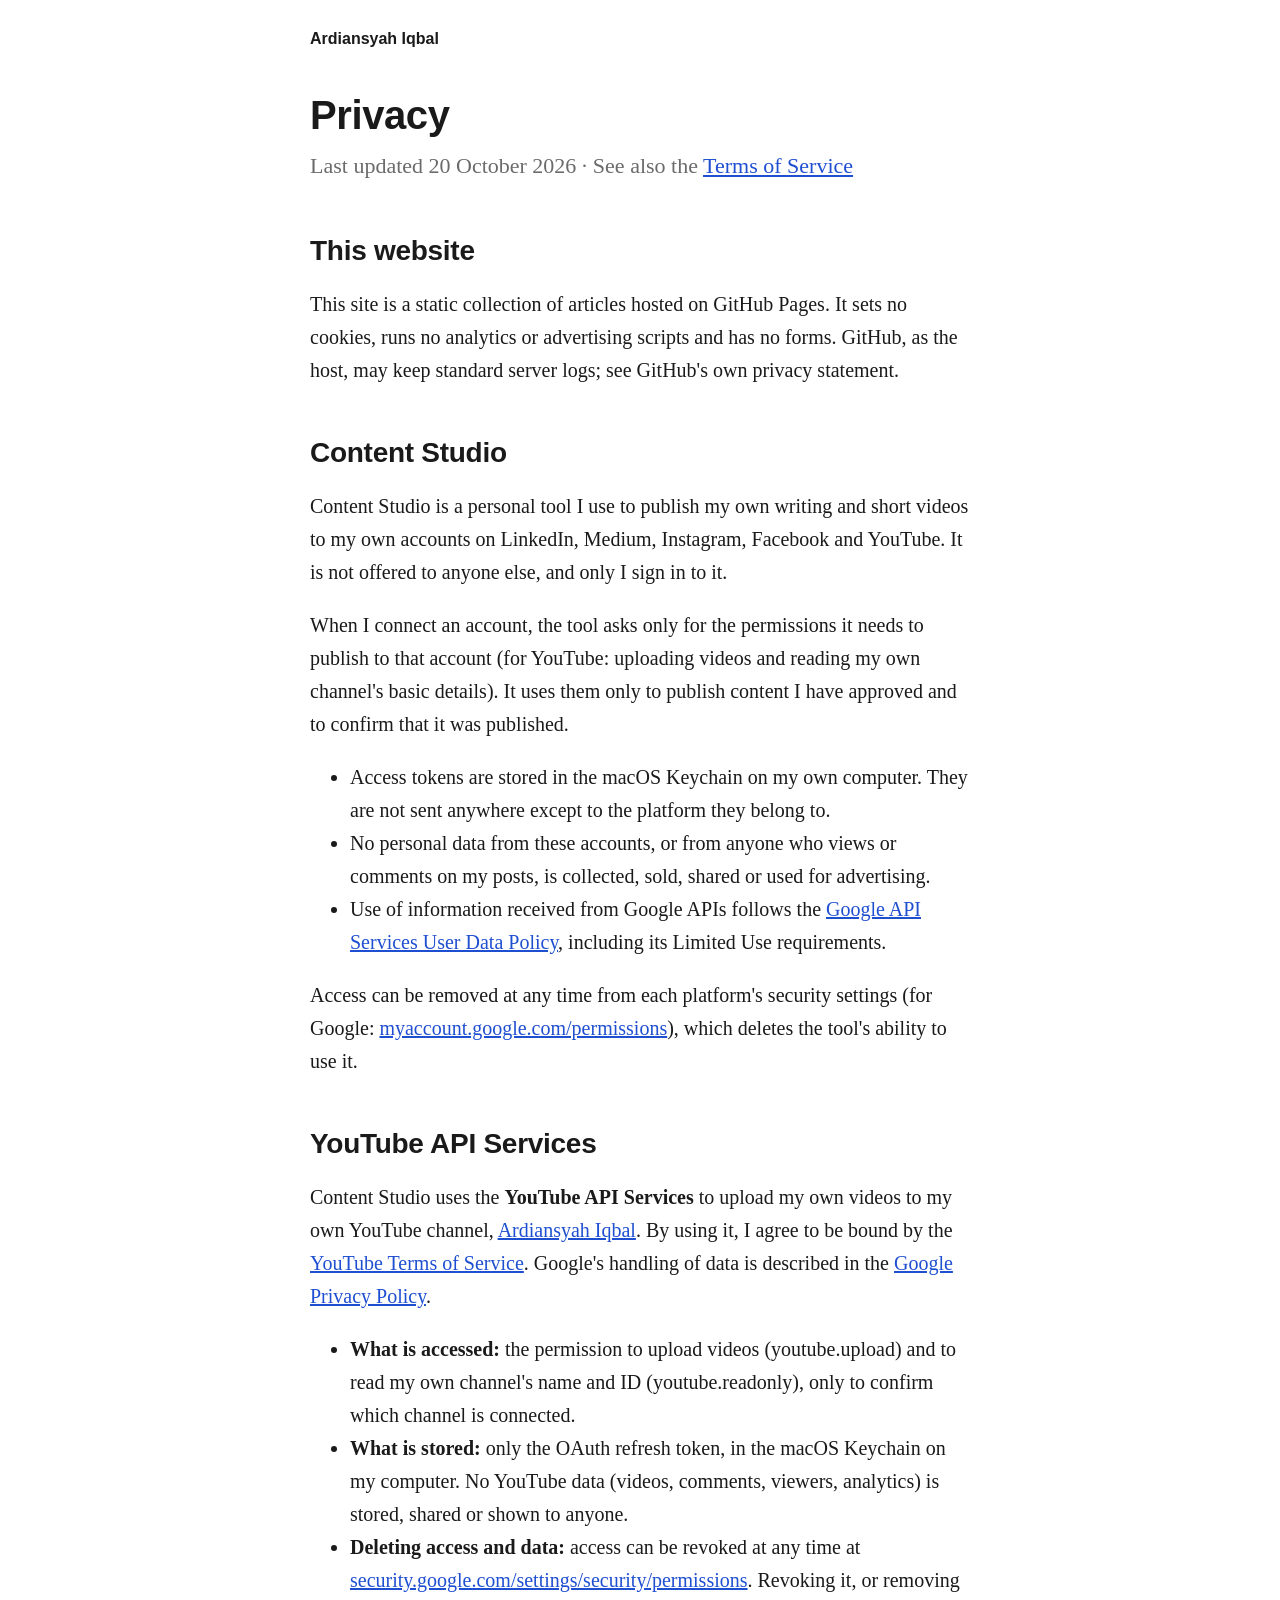
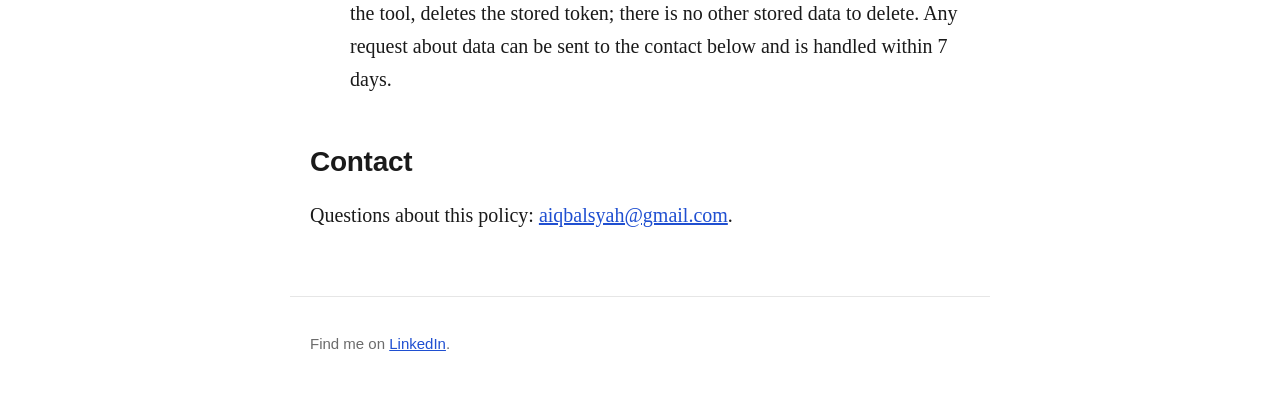
<file: privacy/index.html>
<!doctype html>
<html lang="en"><head><meta charset="utf-8">
<meta name="viewport" content="width=device-width, initial-scale=1">
<title>Privacy · Ardiansyah Iqbal</title>
<meta name="description" content="Privacy policy for this site and for Content Studio, the personal publishing tool behind it.">
<link rel="stylesheet" href="../style.css">
</head><body>
<header class="site"><a href="../">Ardiansyah Iqbal</a></header>
<main><h1>Privacy</h1>
<p class="subtitle">Last updated 20 October 2026 · See also the <a href="../terms/">Terms of Service</a></p>

<h2>This website</h2>
<p>This site is a static collection of articles hosted on GitHub Pages. It sets no cookies, runs no analytics or advertising scripts and has no forms. GitHub, as the host, may keep standard server logs; see GitHub's own privacy statement.</p>

<h2>Content Studio</h2>
<p>Content Studio is a personal tool I use to publish my own writing and short videos to my own accounts on LinkedIn, Medium, Instagram, Facebook and YouTube. It is not offered to anyone else, and only I sign in to it.</p>
<p>When I connect an account, the tool asks only for the permissions it needs to publish to that account (for YouTube: uploading videos and reading my own channel's basic details). It uses them only to publish content I have approved and to confirm that it was published.</p>
<ul>
<li>Access tokens are stored in the macOS Keychain on my own computer. They are not sent anywhere except to the platform they belong to.</li>
<li>No personal data from these accounts, or from anyone who views or comments on my posts, is collected, sold, shared or used for advertising.</li>
<li>Use of information received from Google APIs follows the <a href="https://developers.google.com/terms/api-services-user-data-policy">Google API Services User Data Policy</a>, including its Limited Use requirements.</li>
</ul>
<p>Access can be removed at any time from each platform's security settings (for Google: <a href="https://myaccount.google.com/permissions">myaccount.google.com/permissions</a>), which deletes the tool's ability to use it.</p>

<h2>YouTube API Services</h2>
<p>Content Studio uses the <strong>YouTube API Services</strong> to upload my own videos to my own YouTube channel, <a href="https://www.youtube.com/@aiqbalsyah">Ardiansyah Iqbal</a>. By using it, I agree to be bound by the <a href="https://www.youtube.com/t/terms">YouTube Terms of Service</a>. Google's handling of data is described in the <a href="https://policies.google.com/privacy">Google Privacy Policy</a>.</p>
<ul>
<li><strong>What is accessed:</strong> the permission to upload videos (youtube.upload) and to read my own channel's name and ID (youtube.readonly), only to confirm which channel is connected.</li>
<li><strong>What is stored:</strong> only the OAuth refresh token, in the macOS Keychain on my computer. No YouTube data (videos, comments, viewers, analytics) is stored, shared or shown to anyone.</li>
<li><strong>Deleting access and data:</strong> access can be revoked at any time at <a href="https://security.google.com/settings/security/permissions">security.google.com/settings/security/permissions</a>. Revoking it, or removing the tool, deletes the stored token; there is no other stored data to delete. Any request about data can be sent to the contact below and is handled within 7 days.</li>
</ul>

<h2>Contact</h2>
<p>Questions about this policy: <a href="mailto:aiqbalsyah@gmail.com">aiqbalsyah@gmail.com</a>.</p>
</main>
<footer class="site"><p>Find me on <a href="https://www.linkedin.com/in/ardiansyah-iqbal-9106ab2b3/">LinkedIn</a>.</p></footer>
</body></html>
</file>
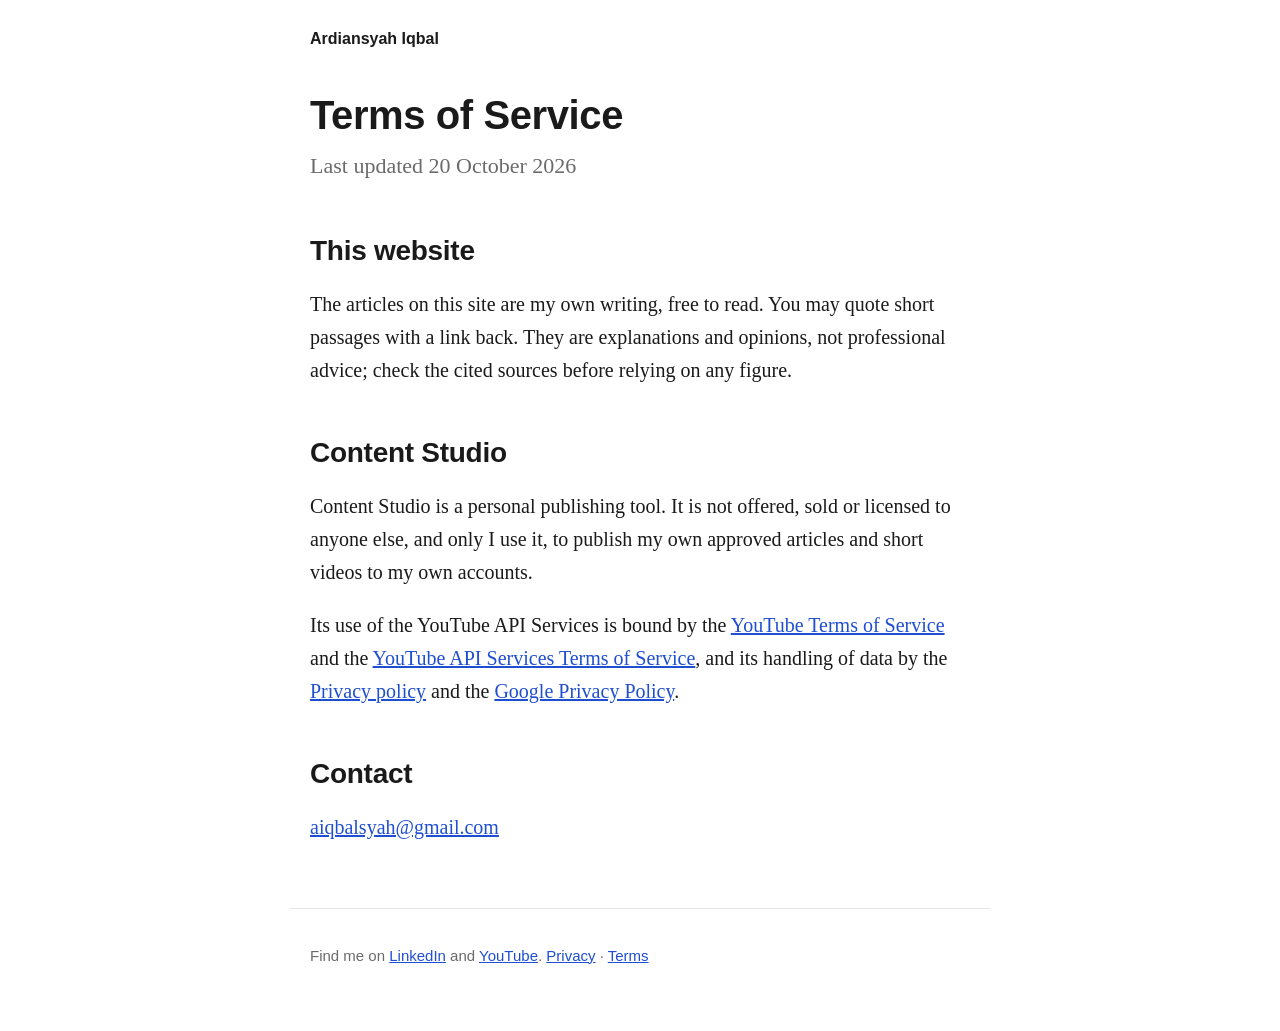
<file: terms/index.html>
<!doctype html>
<html lang="en"><head><meta charset="utf-8">
<meta name="viewport" content="width=device-width, initial-scale=1">
<title>Terms · Ardiansyah Iqbal</title>
<meta name="description" content="Terms of service for this site and for Content Studio.">
<link rel="stylesheet" href="../style.css">
</head><body>
<header class="site"><a href="../">Ardiansyah Iqbal</a></header>
<main><h1>Terms of Service</h1>
<p class="subtitle">Last updated 20 October 2026</p>

<h2>This website</h2>
<p>The articles on this site are my own writing, free to read. You may quote short passages with a link back. They are explanations and opinions, not professional advice; check the cited sources before relying on any figure.</p>

<h2>Content Studio</h2>
<p>Content Studio is a personal publishing tool. It is not offered, sold or licensed to anyone else, and only I use it, to publish my own approved articles and short videos to my own accounts.</p>
<p>Its use of the YouTube API Services is bound by the <a href="https://www.youtube.com/t/terms">YouTube Terms of Service</a> and the <a href="https://developers.google.com/youtube/terms/api-services-terms-of-service">YouTube API Services Terms of Service</a>, and its handling of data by the <a href="../privacy/">Privacy policy</a> and the <a href="https://policies.google.com/privacy">Google Privacy Policy</a>.</p>

<h2>Contact</h2>
<p><a href="mailto:aiqbalsyah@gmail.com">aiqbalsyah@gmail.com</a></p>
</main>
<footer class="site"><p>Find me on <a href="https://www.linkedin.com/in/ardiansyah-iqbal-9106ab2b3/">LinkedIn</a> and <a href="https://www.youtube.com/@aiqbalsyah">YouTube</a>. <a href="../privacy/">Privacy</a> · <a href="../terms/">Terms</a></p></footer>
</body></html>
</file>
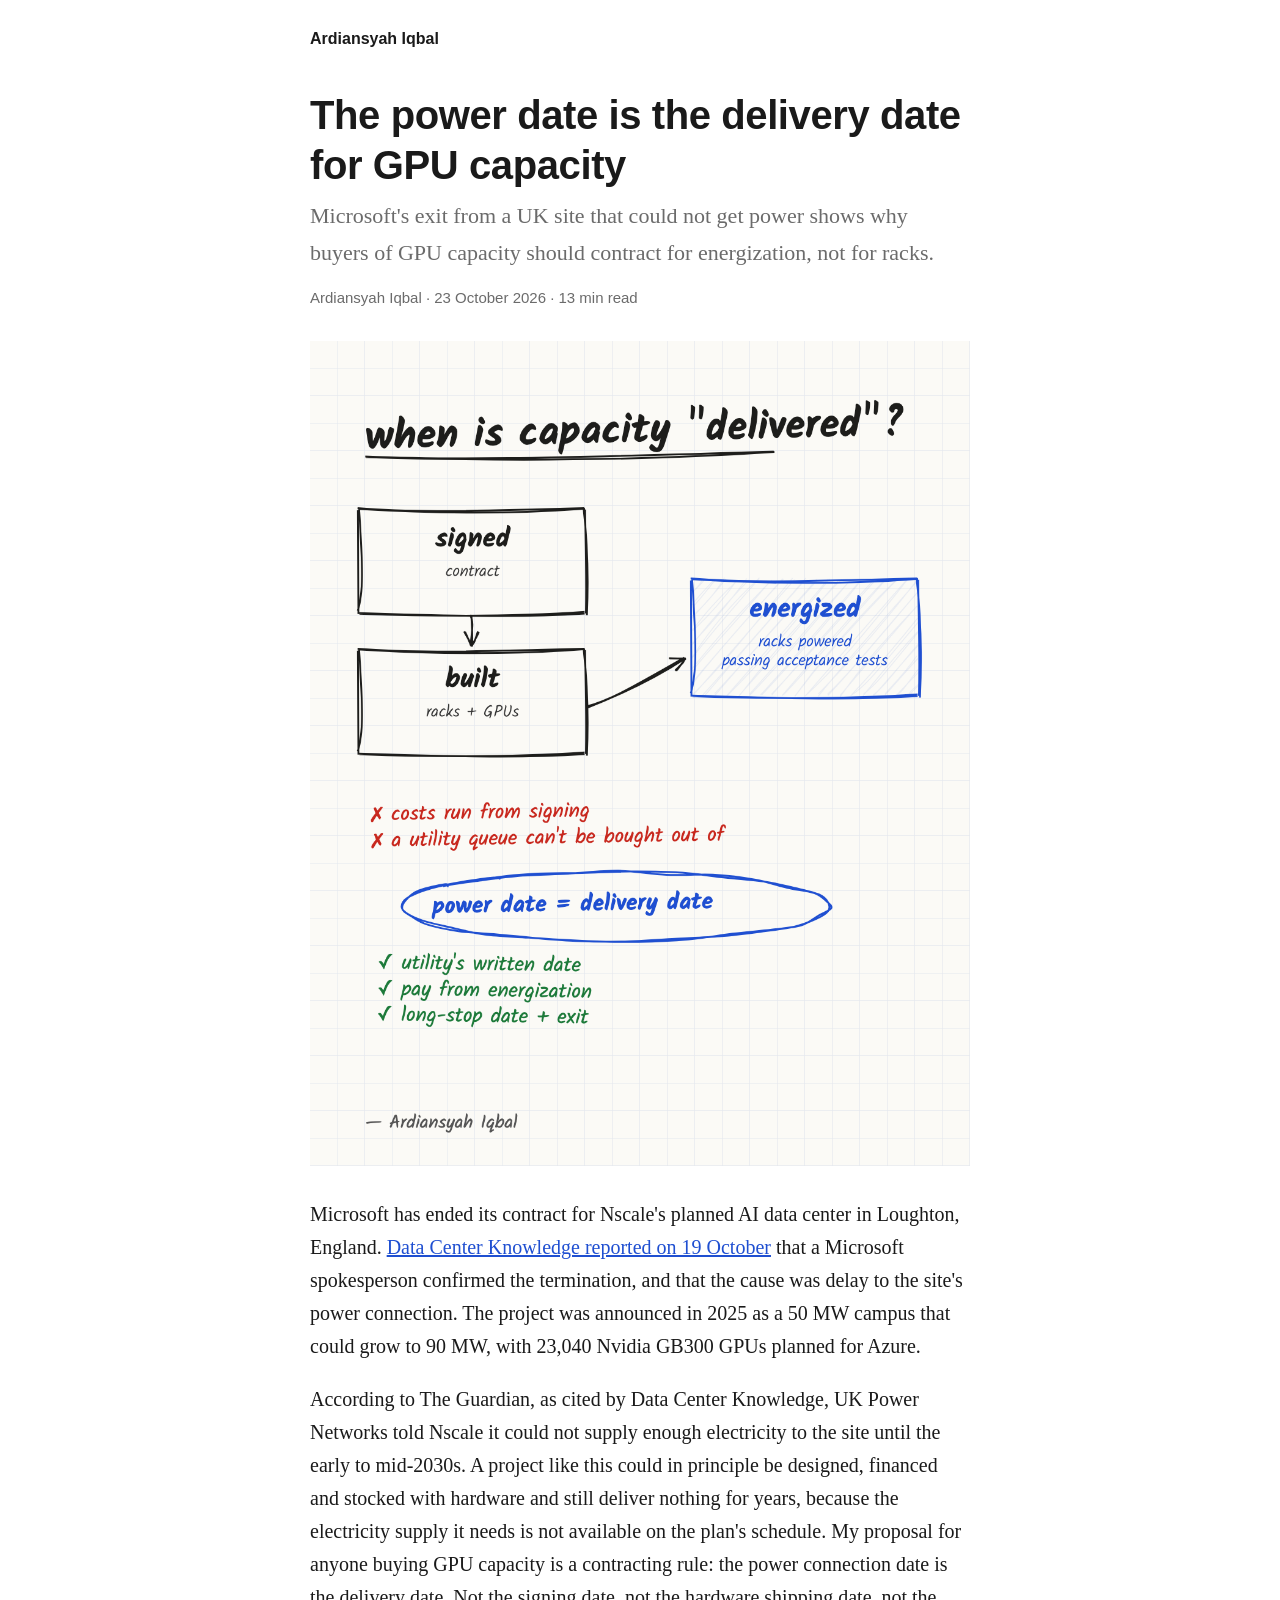
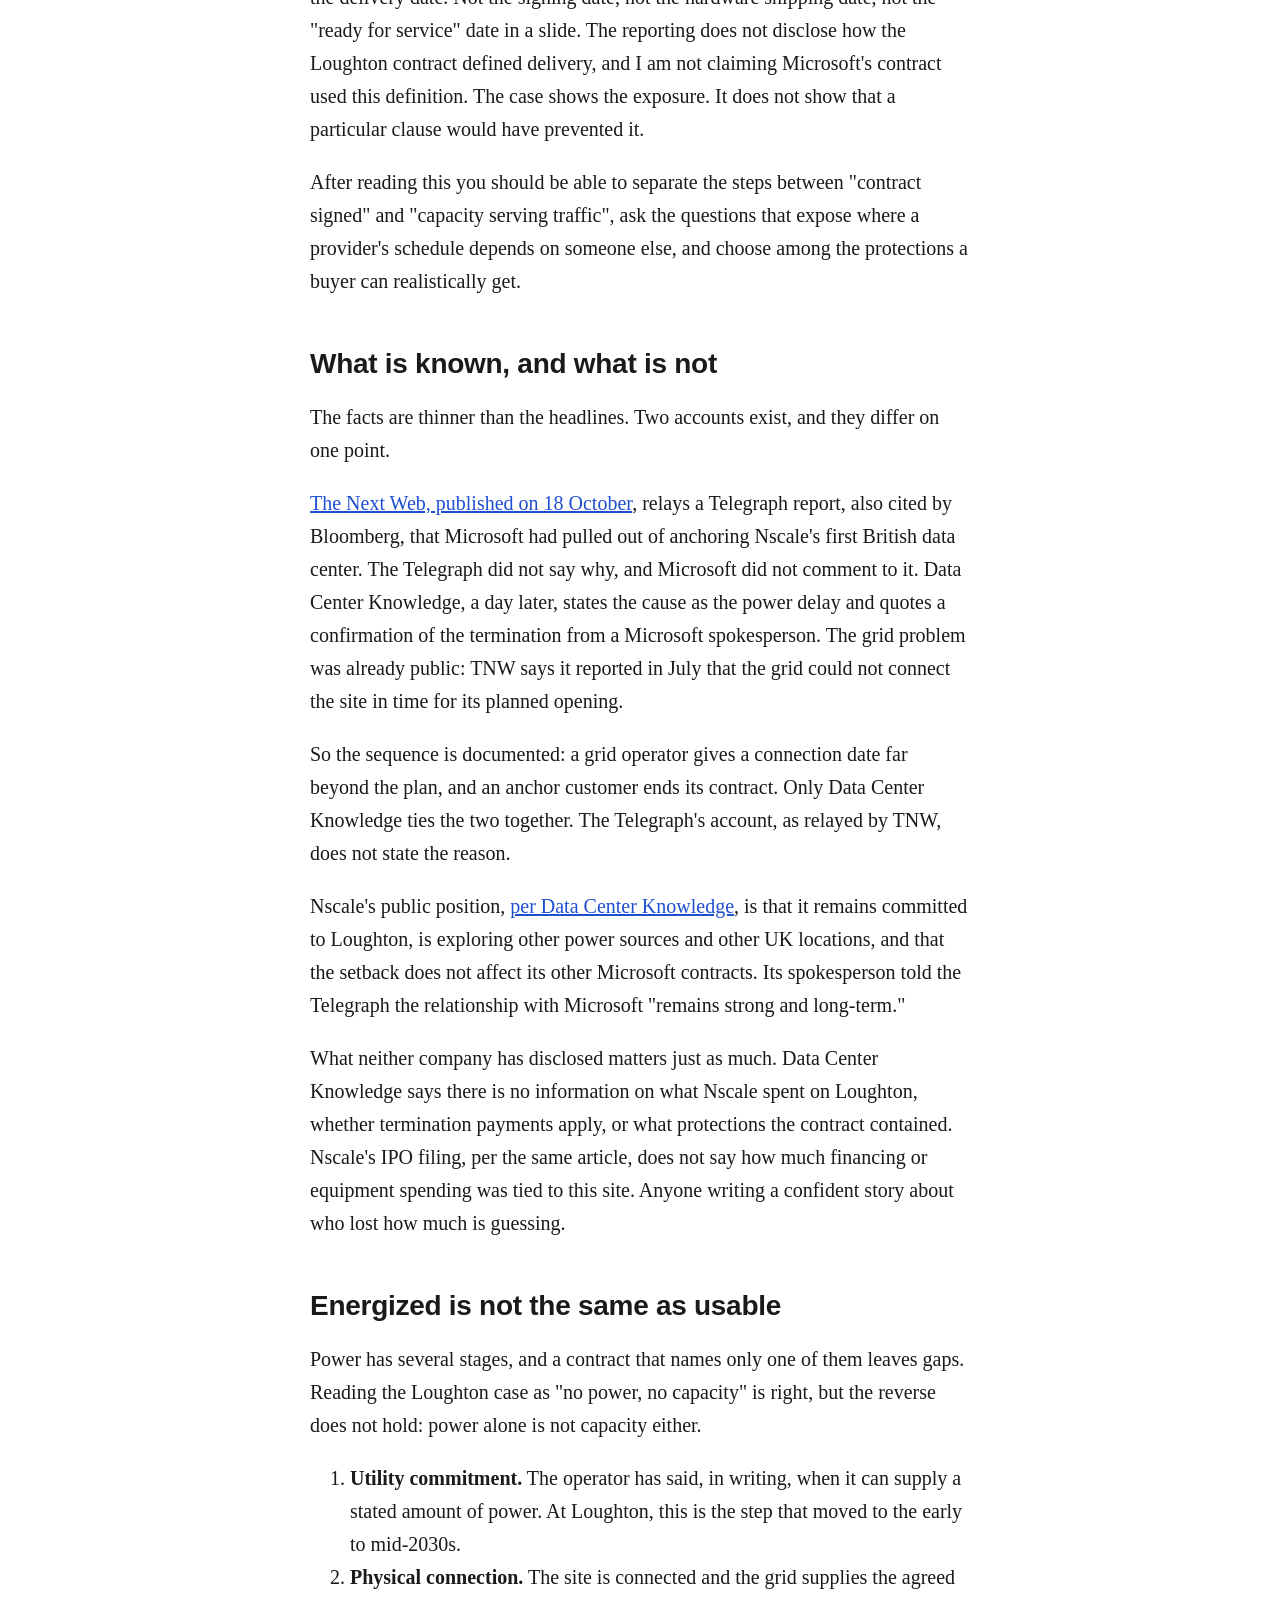
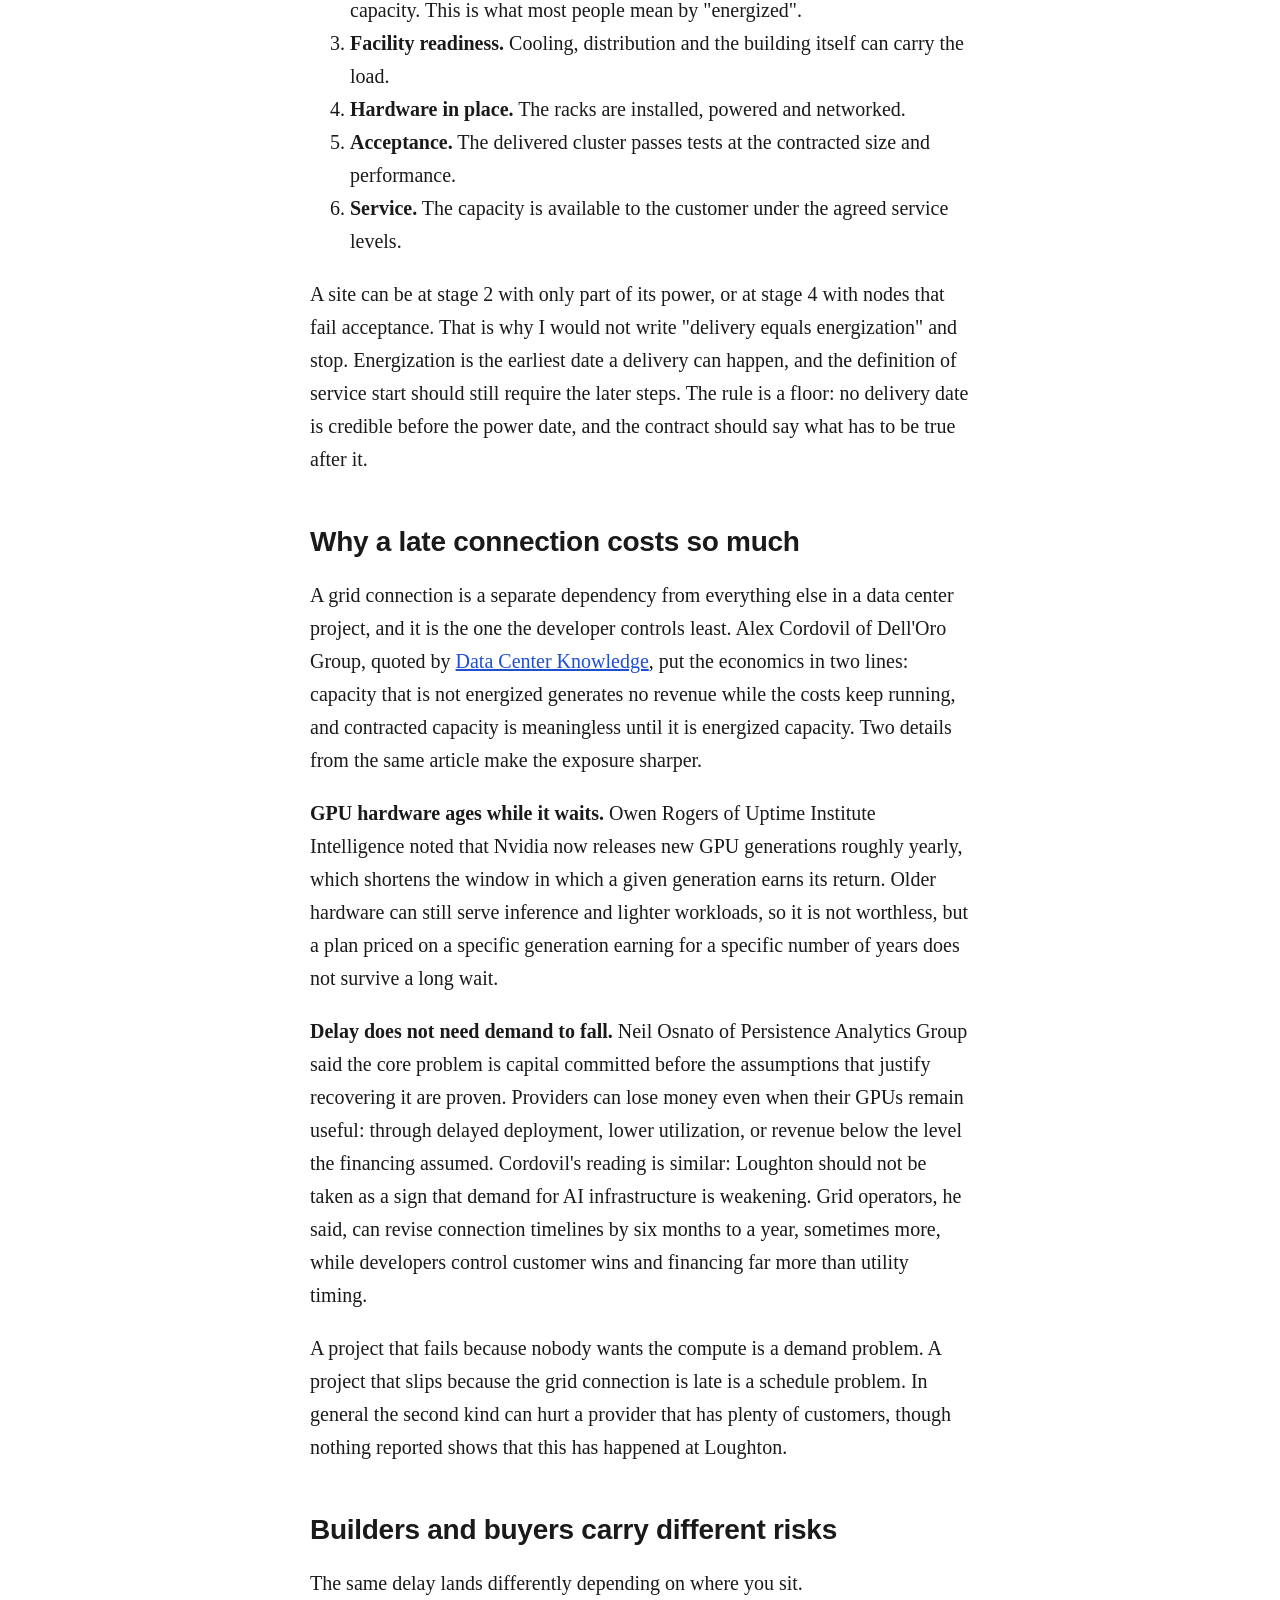
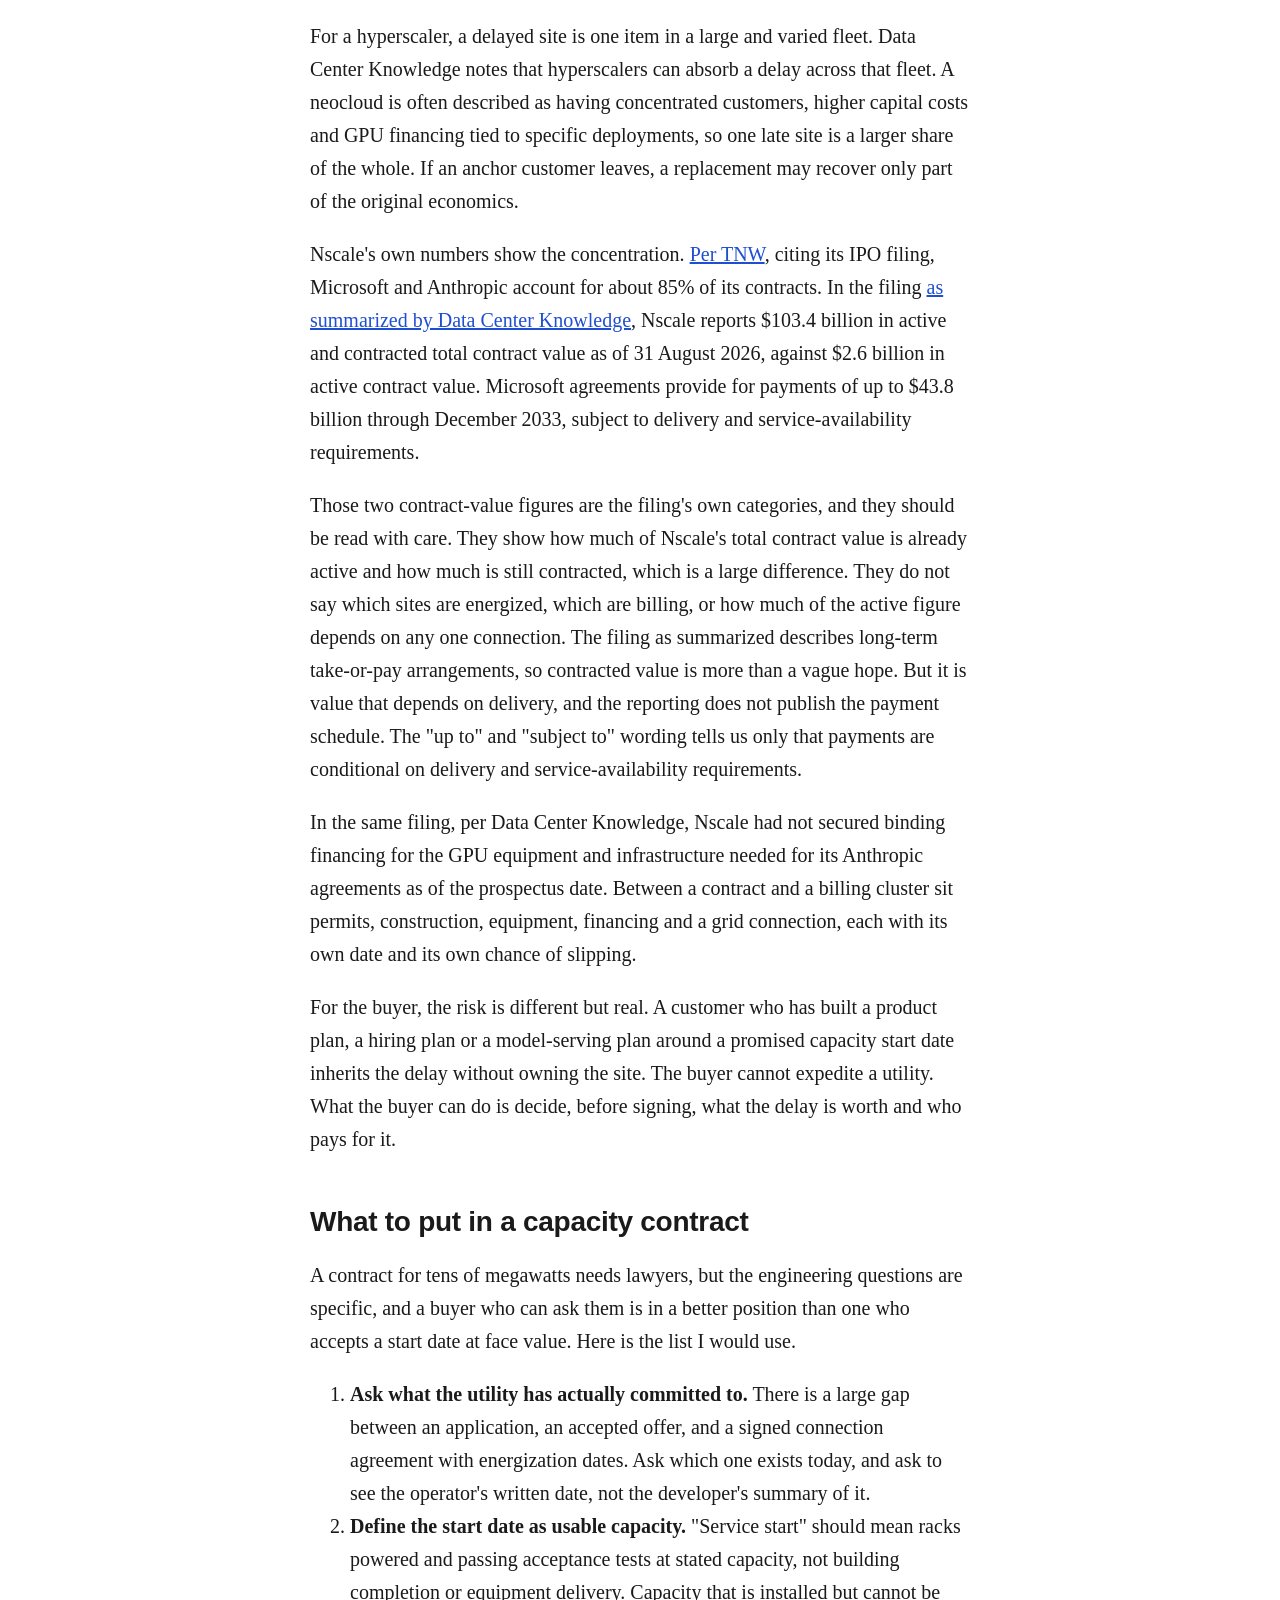
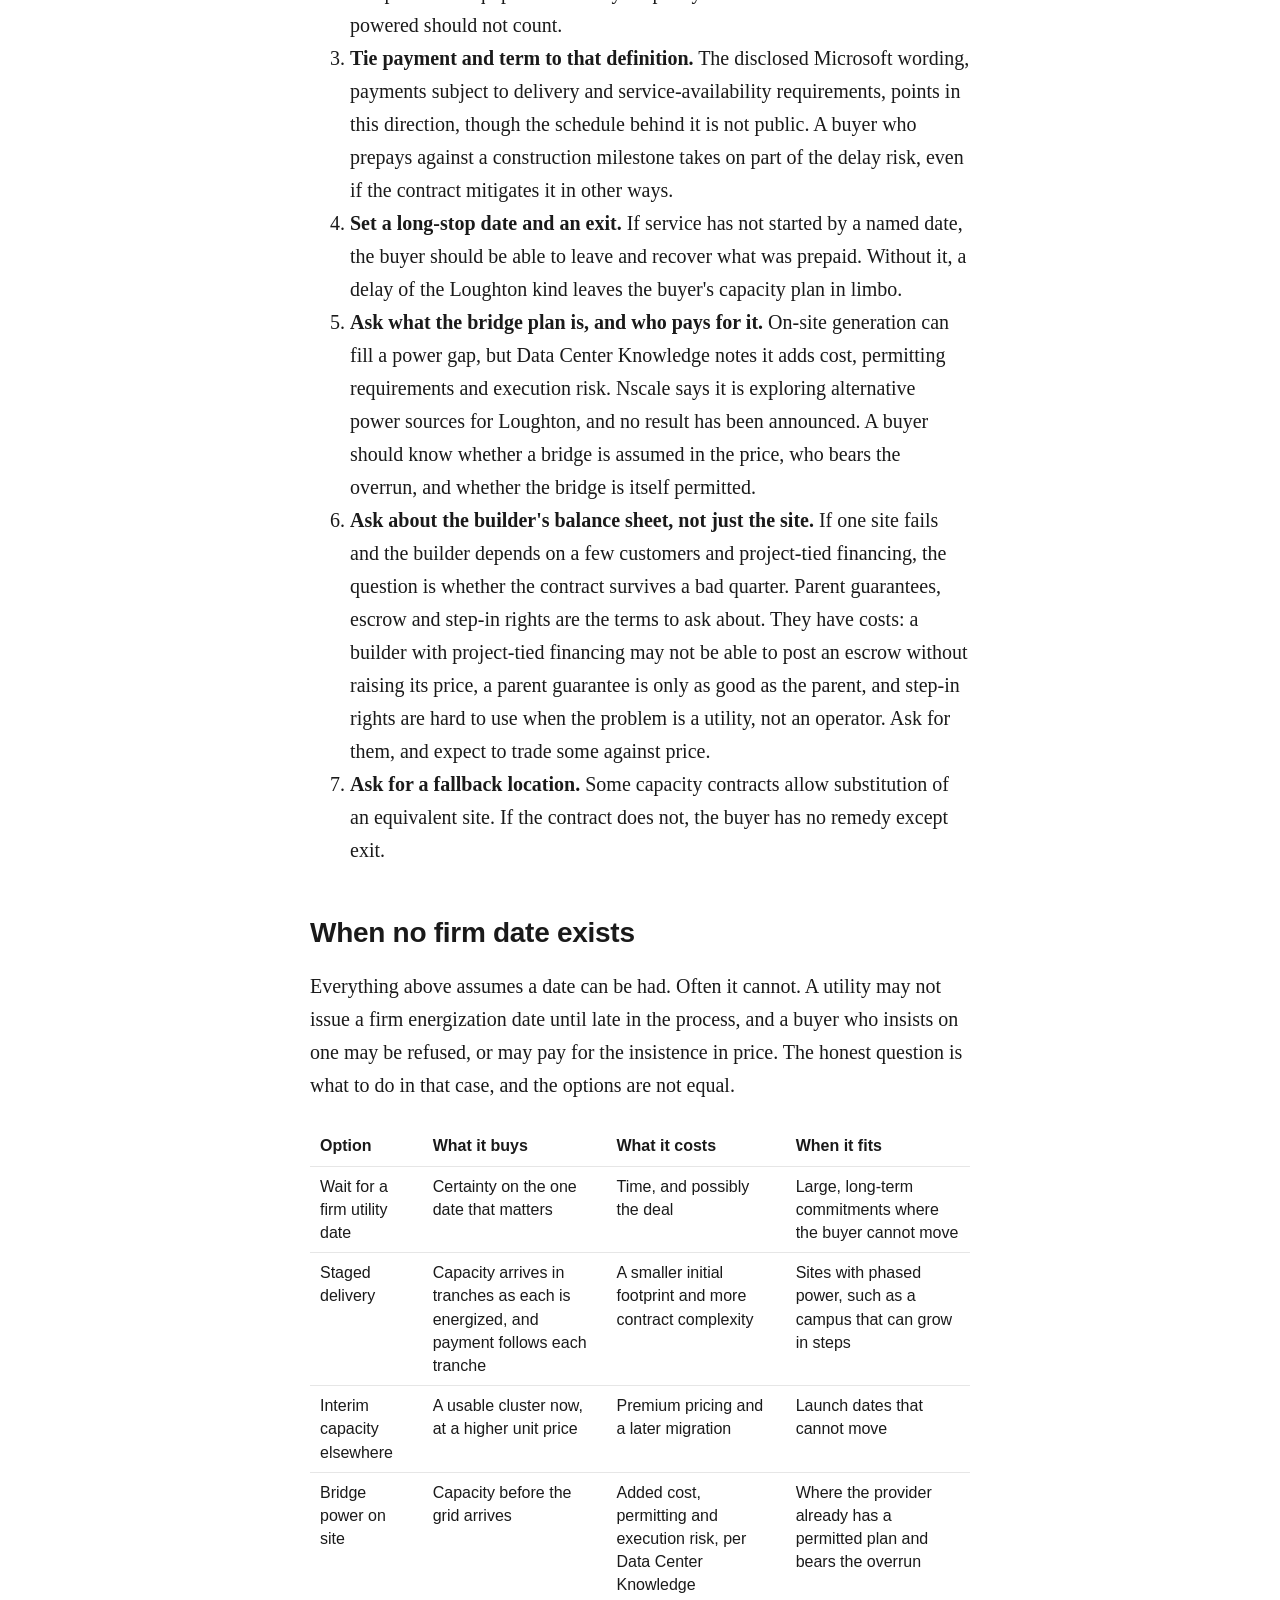
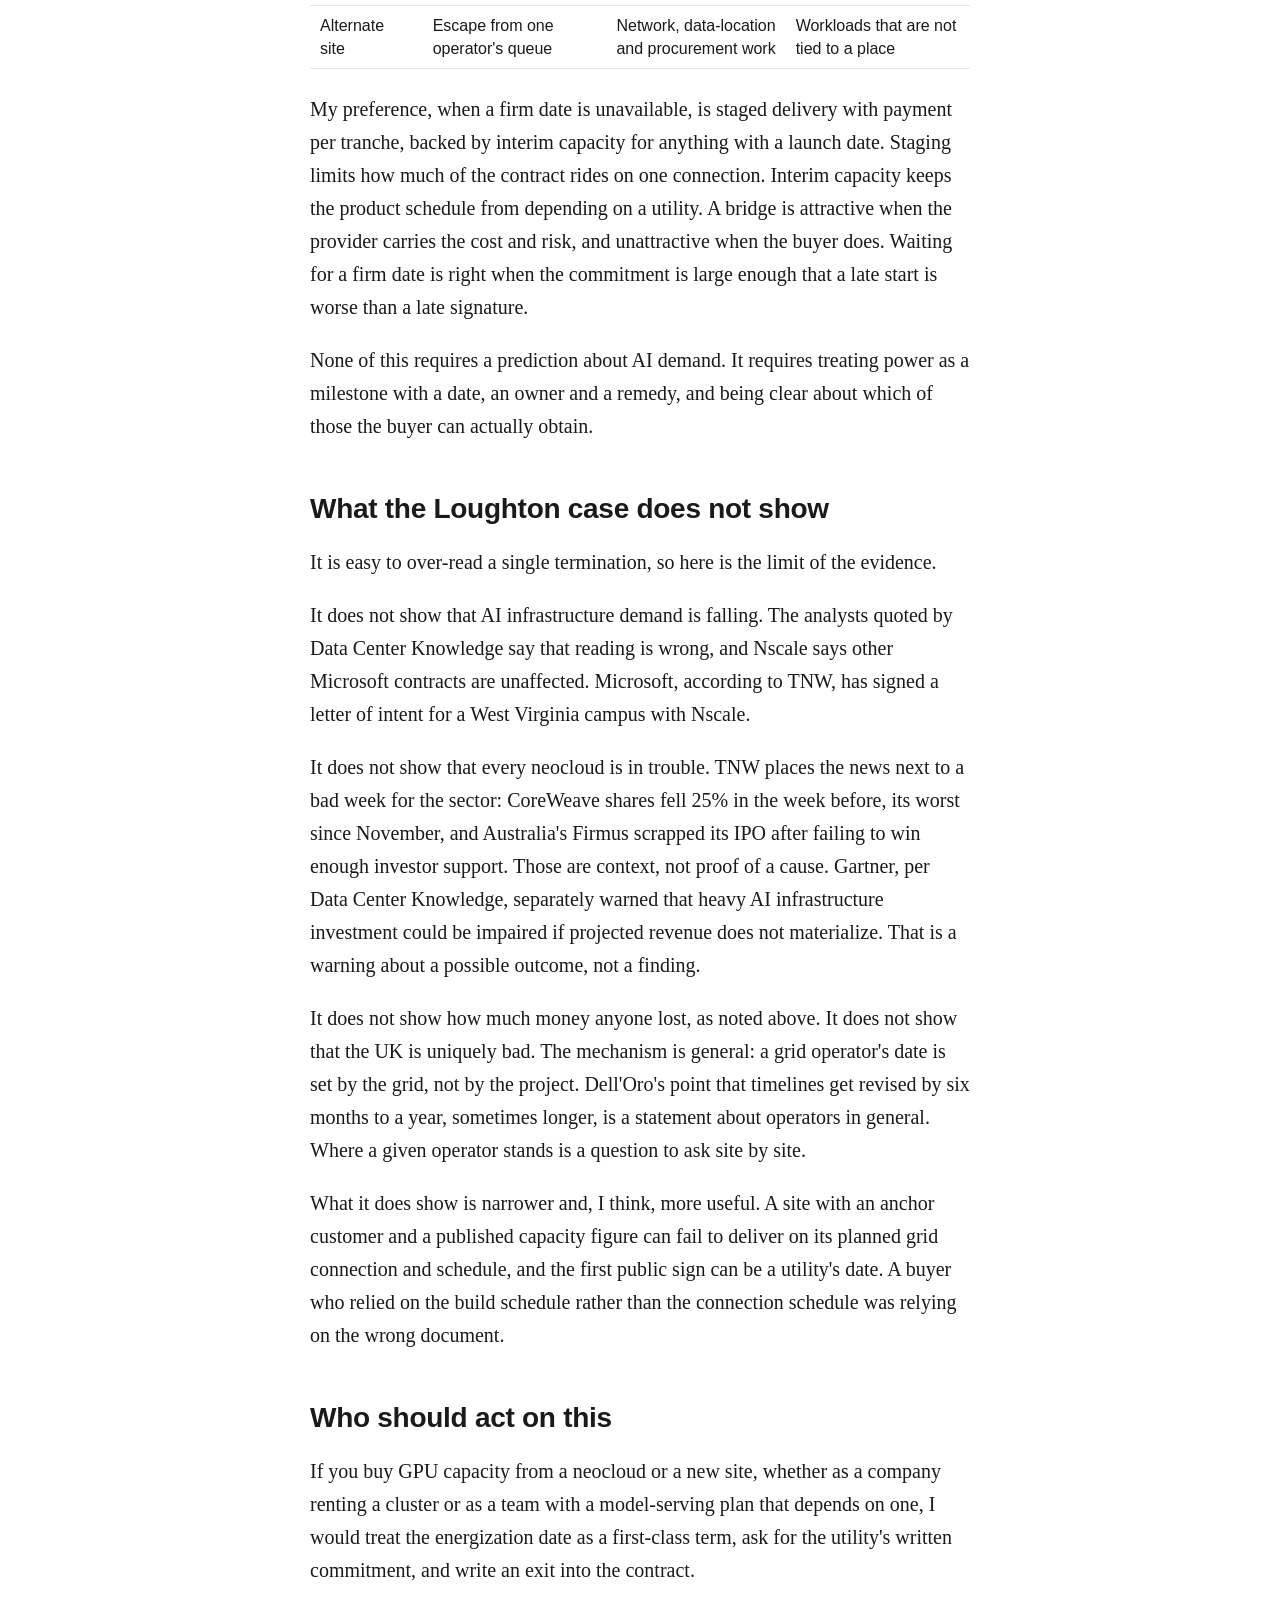
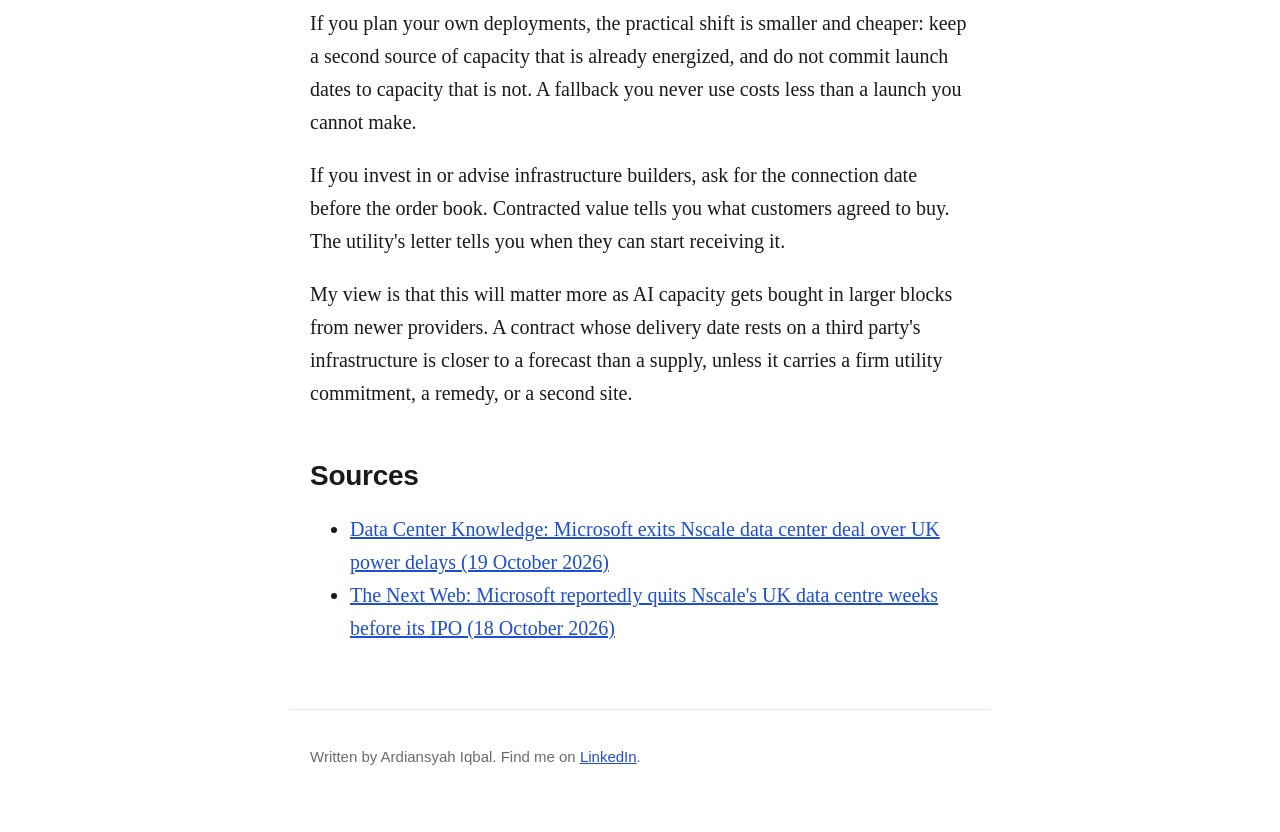
<file: the-power-date-is-the-delivery-date-for-gpu-capacity/index.html>
<!doctype html>
<html lang="en">
<head>
<meta charset="utf-8">
<meta name="viewport" content="width=device-width, initial-scale=1">
<title>The power date is the delivery date for GPU capacity · Ardiansyah Iqbal</title>
<meta name="description" content="Microsoft&#x27;s exit from a UK site that could not get power shows why buyers of GPU capacity should contract for energization, not for racks.">
<meta name="author" content="Ardiansyah Iqbal">
<meta name="robots" content="index,follow">
<link rel="canonical" href="https://aiqbalsyah.github.io/the-power-date-is-the-delivery-date-for-gpu-capacity/">
<meta property="og:type" content="article">
<meta property="og:title" content="The power date is the delivery date for GPU capacity">
<meta property="og:description" content="Microsoft&#x27;s exit from a UK site that could not get power shows why buyers of GPU capacity should contract for energization, not for racks.">
<meta property="og:url" content="https://aiqbalsyah.github.io/the-power-date-is-the-delivery-date-for-gpu-capacity/">
<meta property="og:image" content="https://aiqbalsyah.github.io/the-power-date-is-the-delivery-date-for-gpu-capacity/cover.png">
<meta property="article:published_time" content="2026-10-23">
<meta name="twitter:card" content="summary_large_image">
<link rel="stylesheet" href="../style.css">
</head>
<body>
<header class="site"><a href="../">Ardiansyah Iqbal</a></header>
<article>
<h1>The power date is the delivery date for GPU capacity</h1>
<p class="subtitle">Microsoft&#x27;s exit from a UK site that could not get power shows why buyers of GPU capacity should contract for energization, not for racks.</p>
<p class="meta">Ardiansyah Iqbal · <time datetime="2026-10-23">23 October 2026</time> · 13 min read</p>
<figure class="cover"><img src="cover.png" alt="Hand-drawn sketch: The power date is the delivery date for GPU capacity"></figure>
<p>Microsoft has ended its contract for Nscale's planned AI data center
in Loughton, England. <a
href="https://www.datacenterknowledge.com/build-design/microsoft-exits-nscale-data-center-deal-over-uk-power-delays">Data
Center Knowledge reported on 19 October</a> that a Microsoft
spokesperson confirmed the termination, and that the cause was delay to
the site's power connection. The project was announced in 2025 as a 50
MW campus that could grow to 90 MW, with 23,040 Nvidia GB300 GPUs
planned for Azure.</p>
<p>According to The Guardian, as cited by Data Center Knowledge, UK
Power Networks told Nscale it could not supply enough electricity to the
site until the early to mid-2030s. A project like this could in
principle be designed, financed and stocked with hardware and still
deliver nothing for years, because the electricity supply it needs is
not available on the plan's schedule. My proposal for anyone buying GPU
capacity is a contracting rule: the power connection date is the
delivery date. Not the signing date, not the hardware shipping date, not
the "ready for service" date in a slide. The reporting does not disclose
how the Loughton contract defined delivery, and I am not claiming
Microsoft's contract used this definition. The case shows the exposure.
It does not show that a particular clause would have prevented it.</p>
<p>After reading this you should be able to separate the steps between
"contract signed" and "capacity serving traffic", ask the questions that
expose where a provider's schedule depends on someone else, and choose
among the protections a buyer can realistically get.</p>
<h2 id="what-is-known-and-what-is-not">What is known, and what is
not</h2>
<p>The facts are thinner than the headlines. Two accounts exist, and
they differ on one point.</p>
<p><a
href="https://thenextweb.com/news/microsoft-pulls-out-nscale-loughton-data-centre-ipo">The
Next Web, published on 18 October</a>, relays a Telegraph report, also
cited by Bloomberg, that Microsoft had pulled out of anchoring Nscale's
first British data center. The Telegraph did not say why, and Microsoft
did not comment to it. Data Center Knowledge, a day later, states the
cause as the power delay and quotes a confirmation of the termination
from a Microsoft spokesperson. The grid problem was already public: TNW
says it reported in July that the grid could not connect the site in
time for its planned opening.</p>
<p>So the sequence is documented: a grid operator gives a connection
date far beyond the plan, and an anchor customer ends its contract. Only
Data Center Knowledge ties the two together. The Telegraph's account, as
relayed by TNW, does not state the reason.</p>
<p>Nscale's public position, <a
href="https://www.datacenterknowledge.com/build-design/microsoft-exits-nscale-data-center-deal-over-uk-power-delays">per
Data Center Knowledge</a>, is that it remains committed to Loughton, is
exploring other power sources and other UK locations, and that the
setback does not affect its other Microsoft contracts. Its spokesperson
told the Telegraph the relationship with Microsoft "remains strong and
long-term."</p>
<p>What neither company has disclosed matters just as much. Data Center
Knowledge says there is no information on what Nscale spent on Loughton,
whether termination payments apply, or what protections the contract
contained. Nscale's IPO filing, per the same article, does not say how
much financing or equipment spending was tied to this site. Anyone
writing a confident story about who lost how much is guessing.</p>
<h2 id="energized-is-not-the-same-as-usable">Energized is not the same
as usable</h2>
<p>Power has several stages, and a contract that names only one of them
leaves gaps. Reading the Loughton case as "no power, no capacity" is
right, but the reverse does not hold: power alone is not capacity
either.</p>
<ol type="1">
<li><strong>Utility commitment.</strong> The operator has said, in
writing, when it can supply a stated amount of power. At Loughton, this
is the step that moved to the early to mid-2030s.</li>
<li><strong>Physical connection.</strong> The site is connected and the
grid supplies the agreed capacity. This is what most people mean by
"energized".</li>
<li><strong>Facility readiness.</strong> Cooling, distribution and the
building itself can carry the load.</li>
<li><strong>Hardware in place.</strong> The racks are installed, powered
and networked.</li>
<li><strong>Acceptance.</strong> The delivered cluster passes tests at
the contracted size and performance.</li>
<li><strong>Service.</strong> The capacity is available to the customer
under the agreed service levels.</li>
</ol>
<p>A site can be at stage 2 with only part of its power, or at stage 4
with nodes that fail acceptance. That is why I would not write "delivery
equals energization" and stop. Energization is the earliest date a
delivery can happen, and the definition of service start should still
require the later steps. The rule is a floor: no delivery date is
credible before the power date, and the contract should say what has to
be true after it.</p>
<h2 id="why-a-late-connection-costs-so-much">Why a late connection costs
so much</h2>
<p>A grid connection is a separate dependency from everything else in a
data center project, and it is the one the developer controls least.
Alex Cordovil of Dell'Oro Group, quoted by <a
href="https://www.datacenterknowledge.com/build-design/microsoft-exits-nscale-data-center-deal-over-uk-power-delays">Data
Center Knowledge</a>, put the economics in two lines: capacity that is
not energized generates no revenue while the costs keep running, and
contracted capacity is meaningless until it is energized capacity. Two
details from the same article make the exposure sharper.</p>
<p><strong>GPU hardware ages while it waits.</strong> Owen Rogers of
Uptime Institute Intelligence noted that Nvidia now releases new GPU
generations roughly yearly, which shortens the window in which a given
generation earns its return. Older hardware can still serve inference
and lighter workloads, so it is not worthless, but a plan priced on a
specific generation earning for a specific number of years does not
survive a long wait.</p>
<p><strong>Delay does not need demand to fall.</strong> Neil Osnato of
Persistence Analytics Group said the core problem is capital committed
before the assumptions that justify recovering it are proven. Providers
can lose money even when their GPUs remain useful: through delayed
deployment, lower utilization, or revenue below the level the financing
assumed. Cordovil's reading is similar: Loughton should not be taken as
a sign that demand for AI infrastructure is weakening. Grid operators,
he said, can revise connection timelines by six months to a year,
sometimes more, while developers control customer wins and financing far
more than utility timing.</p>
<p>A project that fails because nobody wants the compute is a demand
problem. A project that slips because the grid connection is late is a
schedule problem. In general the second kind can hurt a provider that
has plenty of customers, though nothing reported shows that this has
happened at Loughton.</p>
<h2 id="builders-and-buyers-carry-different-risks">Builders and buyers
carry different risks</h2>
<p>The same delay lands differently depending on where you sit.</p>
<p>For a hyperscaler, a delayed site is one item in a large and varied
fleet. Data Center Knowledge notes that hyperscalers can absorb a delay
across that fleet. A neocloud is often described as having concentrated
customers, higher capital costs and GPU financing tied to specific
deployments, so one late site is a larger share of the whole. If an
anchor customer leaves, a replacement may recover only part of the
original economics.</p>
<p>Nscale's own numbers show the concentration. <a
href="https://thenextweb.com/news/microsoft-pulls-out-nscale-loughton-data-centre-ipo">Per
TNW</a>, citing its IPO filing, Microsoft and Anthropic account for
about 85% of its contracts. In the filing <a
href="https://www.datacenterknowledge.com/build-design/microsoft-exits-nscale-data-center-deal-over-uk-power-delays">as
summarized by Data Center Knowledge</a>, Nscale reports $103.4 billion
in active and contracted total contract value as of 31 August 2026,
against $2.6 billion in active contract value. Microsoft agreements
provide for payments of up to $43.8 billion through December 2033,
subject to delivery and service-availability requirements.</p>
<p>Those two contract-value figures are the filing's own categories, and
they should be read with care. They show how much of Nscale's total
contract value is already active and how much is still contracted, which
is a large difference. They do not say which sites are energized, which
are billing, or how much of the active figure depends on any one
connection. The filing as summarized describes long-term take-or-pay
arrangements, so contracted value is more than a vague hope. But it is
value that depends on delivery, and the reporting does not publish the
payment schedule. The "up to" and "subject to" wording tells us only
that payments are conditional on delivery and service-availability
requirements.</p>
<p>In the same filing, per Data Center Knowledge, Nscale had not secured
binding financing for the GPU equipment and infrastructure needed for
its Anthropic agreements as of the prospectus date. Between a contract
and a billing cluster sit permits, construction, equipment, financing
and a grid connection, each with its own date and its own chance of
slipping.</p>
<p>For the buyer, the risk is different but real. A customer who has
built a product plan, a hiring plan or a model-serving plan around a
promised capacity start date inherits the delay without owning the site.
The buyer cannot expedite a utility. What the buyer can do is decide,
before signing, what the delay is worth and who pays for it.</p>
<h2 id="what-to-put-in-a-capacity-contract">What to put in a capacity
contract</h2>
<p>A contract for tens of megawatts needs lawyers, but the engineering
questions are specific, and a buyer who can ask them is in a better
position than one who accepts a start date at face value. Here is the
list I would use.</p>
<ol type="1">
<li><strong>Ask what the utility has actually committed to.</strong>
There is a large gap between an application, an accepted offer, and a
signed connection agreement with energization dates. Ask which one
exists today, and ask to see the operator's written date, not the
developer's summary of it.</li>
<li><strong>Define the start date as usable capacity.</strong> "Service
start" should mean racks powered and passing acceptance tests at stated
capacity, not building completion or equipment delivery. Capacity that
is installed but cannot be powered should not count.</li>
<li><strong>Tie payment and term to that definition.</strong> The
disclosed Microsoft wording, payments subject to delivery and
service-availability requirements, points in this direction, though the
schedule behind it is not public. A buyer who prepays against a
construction milestone takes on part of the delay risk, even if the
contract mitigates it in other ways.</li>
<li><strong>Set a long-stop date and an exit.</strong> If service has
not started by a named date, the buyer should be able to leave and
recover what was prepaid. Without it, a delay of the Loughton kind
leaves the buyer's capacity plan in limbo.</li>
<li><strong>Ask what the bridge plan is, and who pays for it.</strong>
On-site generation can fill a power gap, but Data Center Knowledge notes
it adds cost, permitting requirements and execution risk. Nscale says it
is exploring alternative power sources for Loughton, and no result has
been announced. A buyer should know whether a bridge is assumed in the
price, who bears the overrun, and whether the bridge is itself
permitted.</li>
<li><strong>Ask about the builder's balance sheet, not just the
site.</strong> If one site fails and the builder depends on a few
customers and project-tied financing, the question is whether the
contract survives a bad quarter. Parent guarantees, escrow and step-in
rights are the terms to ask about. They have costs: a builder with
project-tied financing may not be able to post an escrow without raising
its price, a parent guarantee is only as good as the parent, and step-in
rights are hard to use when the problem is a utility, not an operator.
Ask for them, and expect to trade some against price.</li>
<li><strong>Ask for a fallback location.</strong> Some capacity
contracts allow substitution of an equivalent site. If the contract does
not, the buyer has no remedy except exit.</li>
</ol>
<h2 id="when-no-firm-date-exists">When no firm date exists</h2>
<p>Everything above assumes a date can be had. Often it cannot. A
utility may not issue a firm energization date until late in the
process, and a buyer who insists on one may be refused, or may pay for
the insistence in price. The honest question is what to do in that case,
and the options are not equal.</p>
<table>
<thead>
<tr>
<th>Option</th>
<th>What it buys</th>
<th>What it costs</th>
<th>When it fits</th>
</tr>
</thead>
<tbody>
<tr>
<td>Wait for a firm utility date</td>
<td>Certainty on the one date that matters</td>
<td>Time, and possibly the deal</td>
<td>Large, long-term commitments where the buyer cannot move</td>
</tr>
<tr>
<td>Staged delivery</td>
<td>Capacity arrives in tranches as each is energized, and payment
follows each tranche</td>
<td>A smaller initial footprint and more contract complexity</td>
<td>Sites with phased power, such as a campus that can grow in
steps</td>
</tr>
<tr>
<td>Interim capacity elsewhere</td>
<td>A usable cluster now, at a higher unit price</td>
<td>Premium pricing and a later migration</td>
<td>Launch dates that cannot move</td>
</tr>
<tr>
<td>Bridge power on site</td>
<td>Capacity before the grid arrives</td>
<td>Added cost, permitting and execution risk, per Data Center
Knowledge</td>
<td>Where the provider already has a permitted plan and bears the
overrun</td>
</tr>
<tr>
<td>Alternate site</td>
<td>Escape from one operator's queue</td>
<td>Network, data-location and procurement work</td>
<td>Workloads that are not tied to a place</td>
</tr>
</tbody>
</table>
<p>My preference, when a firm date is unavailable, is staged delivery
with payment per tranche, backed by interim capacity for anything with a
launch date. Staging limits how much of the contract rides on one
connection. Interim capacity keeps the product schedule from depending
on a utility. A bridge is attractive when the provider carries the cost
and risk, and unattractive when the buyer does. Waiting for a firm date
is right when the commitment is large enough that a late start is worse
than a late signature.</p>
<p>None of this requires a prediction about AI demand. It requires
treating power as a milestone with a date, an owner and a remedy, and
being clear about which of those the buyer can actually obtain.</p>
<h2 id="what-the-loughton-case-does-not-show">What the Loughton case
does not show</h2>
<p>It is easy to over-read a single termination, so here is the limit of
the evidence.</p>
<p>It does not show that AI infrastructure demand is falling. The
analysts quoted by Data Center Knowledge say that reading is wrong, and
Nscale says other Microsoft contracts are unaffected. Microsoft,
according to TNW, has signed a letter of intent for a West Virginia
campus with Nscale.</p>
<p>It does not show that every neocloud is in trouble. TNW places the
news next to a bad week for the sector: CoreWeave shares fell 25% in the
week before, its worst since November, and Australia's Firmus scrapped
its IPO after failing to win enough investor support. Those are context,
not proof of a cause. Gartner, per Data Center Knowledge, separately
warned that heavy AI infrastructure investment could be impaired if
projected revenue does not materialize. That is a warning about a
possible outcome, not a finding.</p>
<p>It does not show how much money anyone lost, as noted above. It does
not show that the UK is uniquely bad. The mechanism is general: a grid
operator's date is set by the grid, not by the project. Dell'Oro's point
that timelines get revised by six months to a year, sometimes longer, is
a statement about operators in general. Where a given operator stands is
a question to ask site by site.</p>
<p>What it does show is narrower and, I think, more useful. A site with
an anchor customer and a published capacity figure can fail to deliver
on its planned grid connection and schedule, and the first public sign
can be a utility's date. A buyer who relied on the build schedule rather
than the connection schedule was relying on the wrong document.</p>
<h2 id="who-should-act-on-this">Who should act on this</h2>
<p>If you buy GPU capacity from a neocloud or a new site, whether as a
company renting a cluster or as a team with a model-serving plan that
depends on one, I would treat the energization date as a first-class
term, ask for the utility's written commitment, and write an exit into
the contract.</p>
<p>If you plan your own deployments, the practical shift is smaller and
cheaper: keep a second source of capacity that is already energized, and
do not commit launch dates to capacity that is not. A fallback you never
use costs less than a launch you cannot make.</p>
<p>If you invest in or advise infrastructure builders, ask for the
connection date before the order book. Contracted value tells you what
customers agreed to buy. The utility's letter tells you when they can
start receiving it.</p>
<p>My view is that this will matter more as AI capacity gets bought in
larger blocks from newer providers. A contract whose delivery date rests
on a third party's infrastructure is closer to a forecast than a supply,
unless it carries a firm utility commitment, a remedy, or a second
site.</p>
<h2 id="sources">Sources</h2>
<ul>
<li><a
href="https://www.datacenterknowledge.com/build-design/microsoft-exits-nscale-data-center-deal-over-uk-power-delays">Data
Center Knowledge: Microsoft exits Nscale data center deal over UK power
delays (19 October 2026)</a></li>
<li><a
href="https://thenextweb.com/news/microsoft-pulls-out-nscale-loughton-data-centre-ipo">The
Next Web: Microsoft reportedly quits Nscale's UK data centre weeks
before its IPO (18 October 2026)</a></li>
</ul>

</article>
<footer class="site">
<p>Written by Ardiansyah Iqbal. Find me on <a href="https://www.linkedin.com/in/ardiansyah-iqbal-9106ab2b3/">LinkedIn</a>.</p>
</footer>
</body>
</html>
</file>
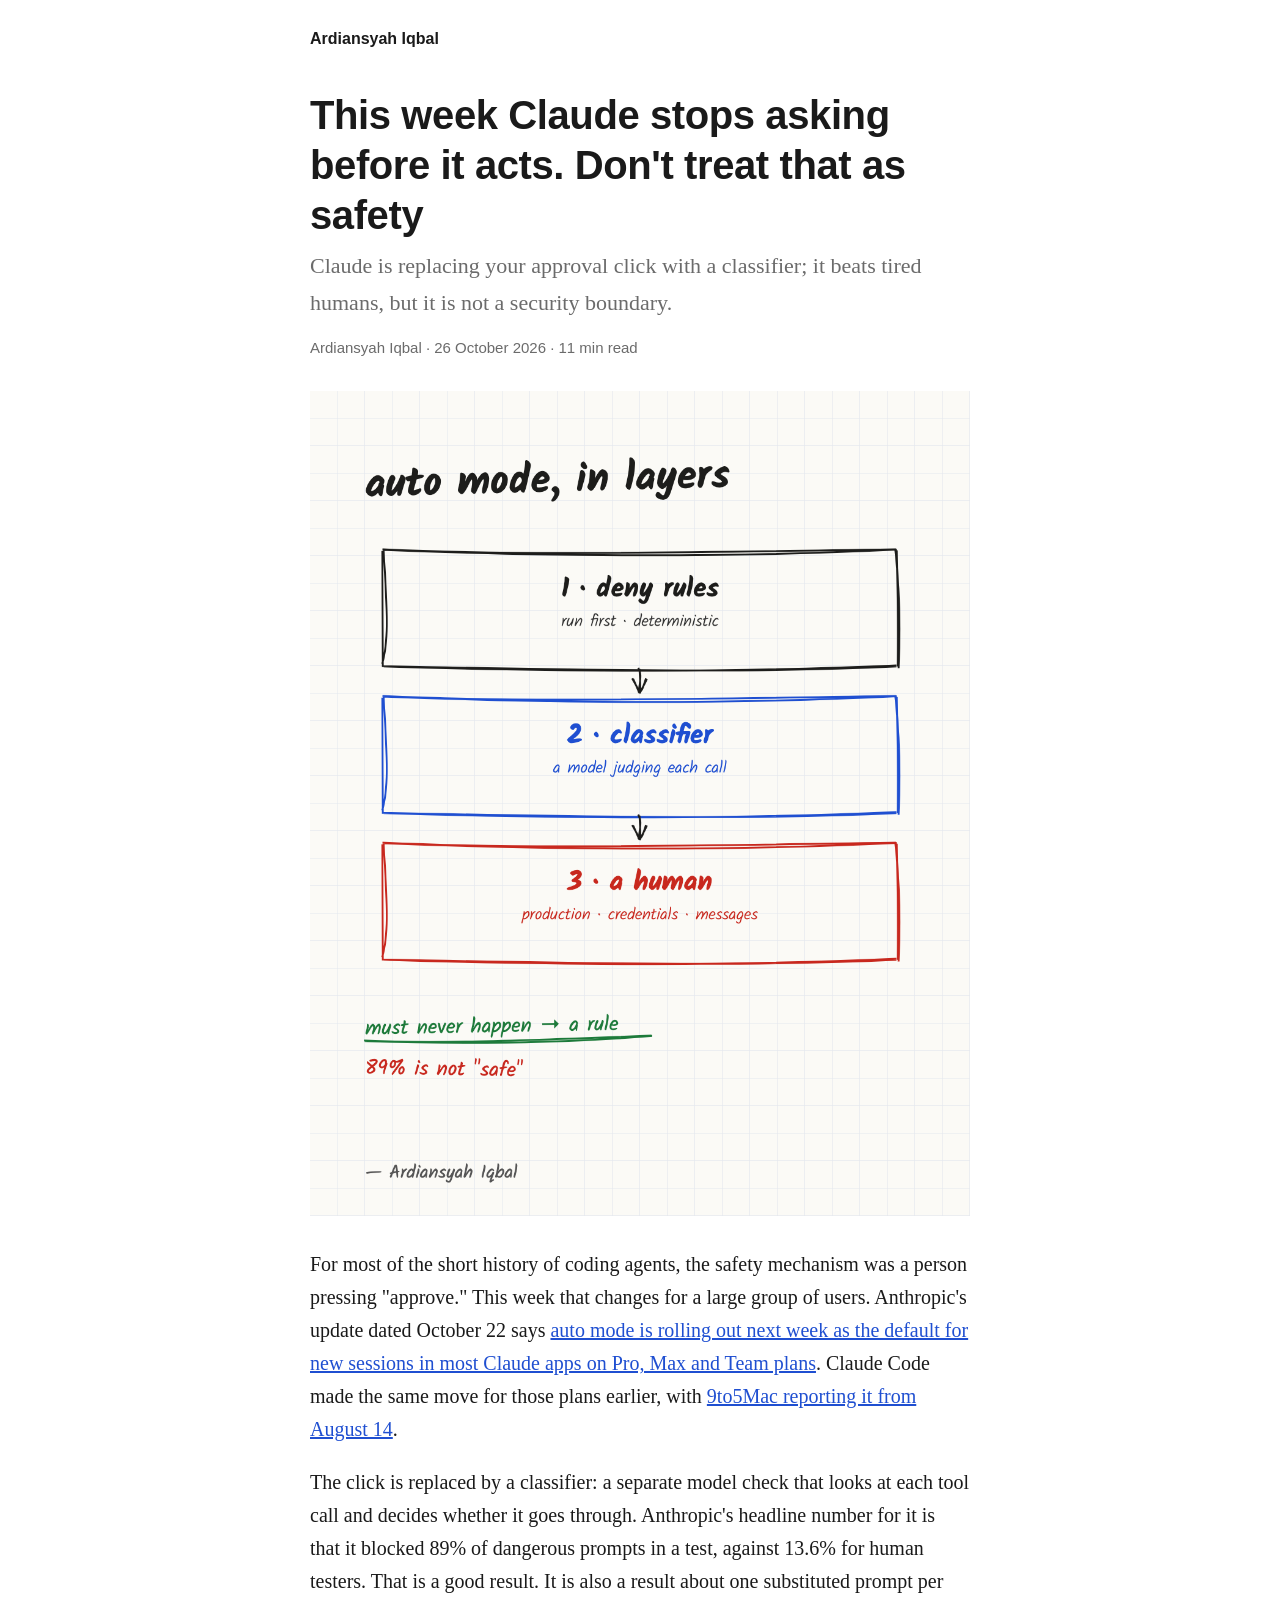
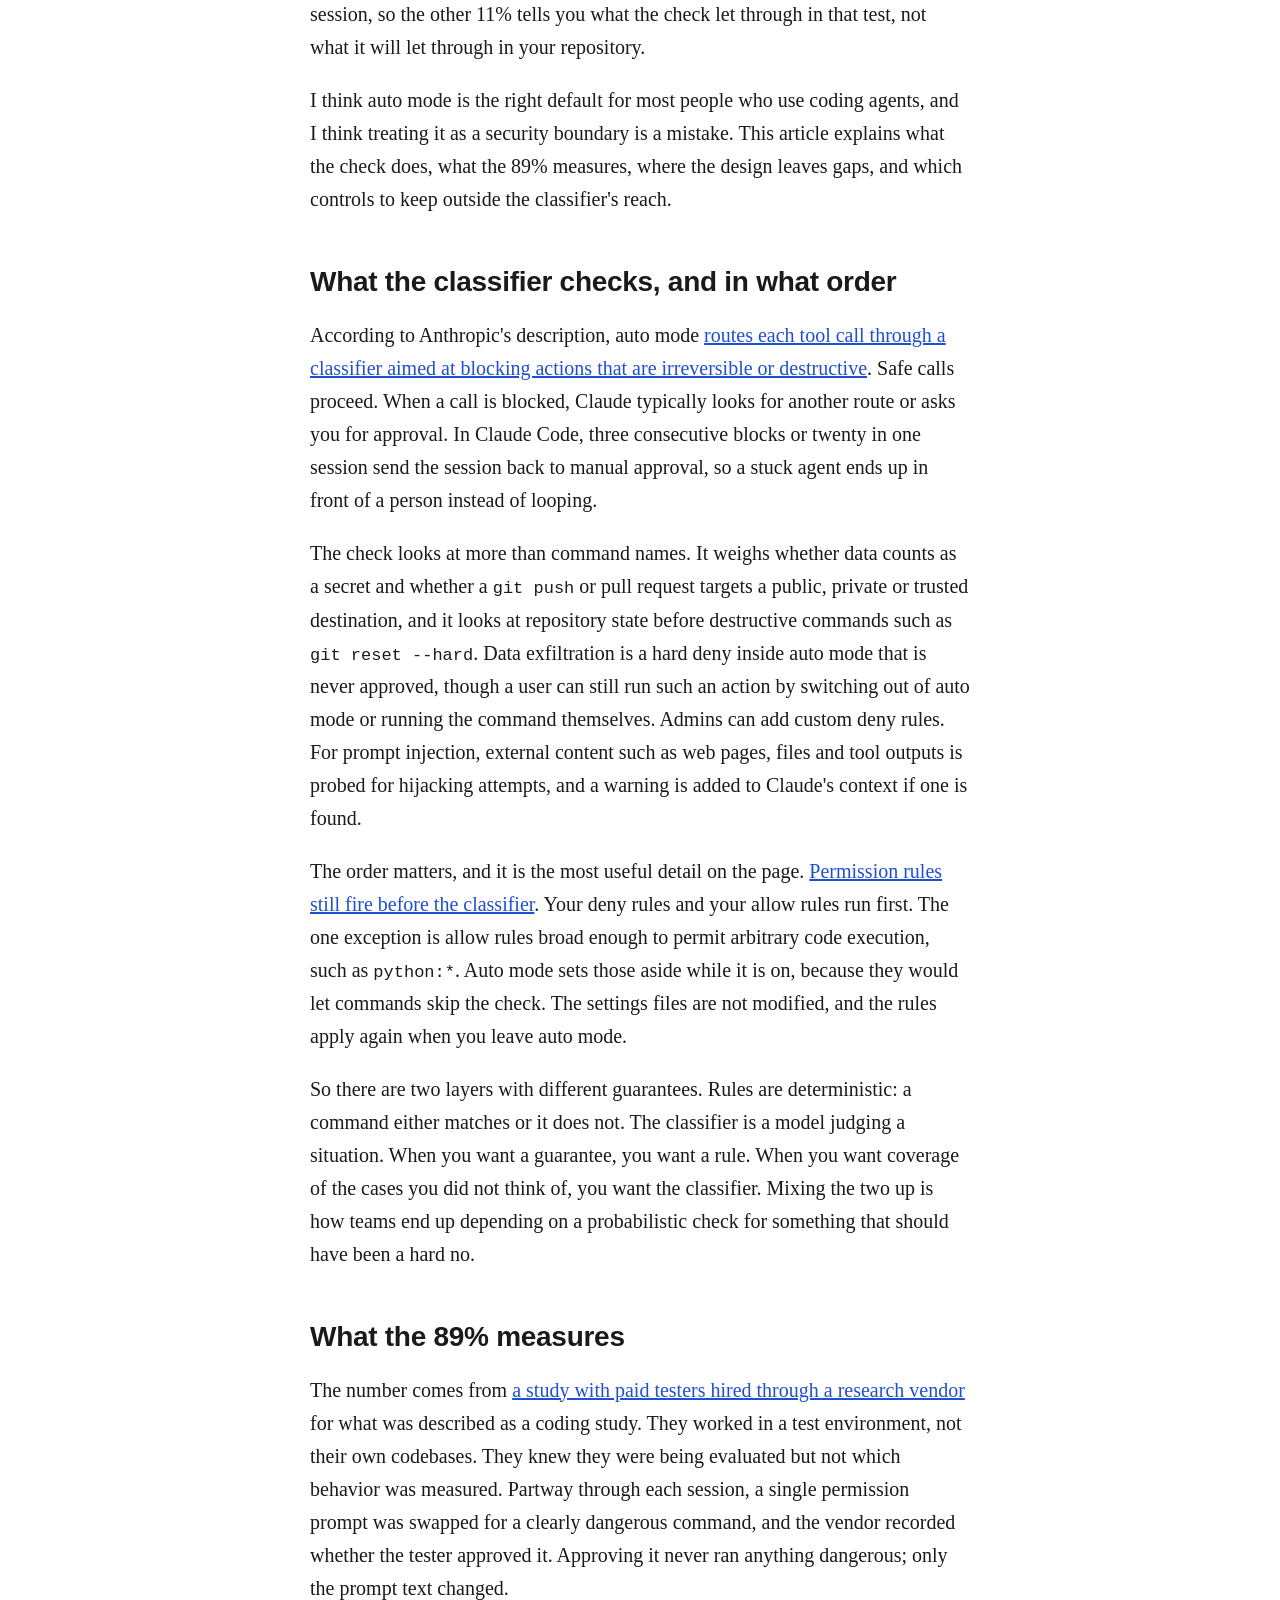
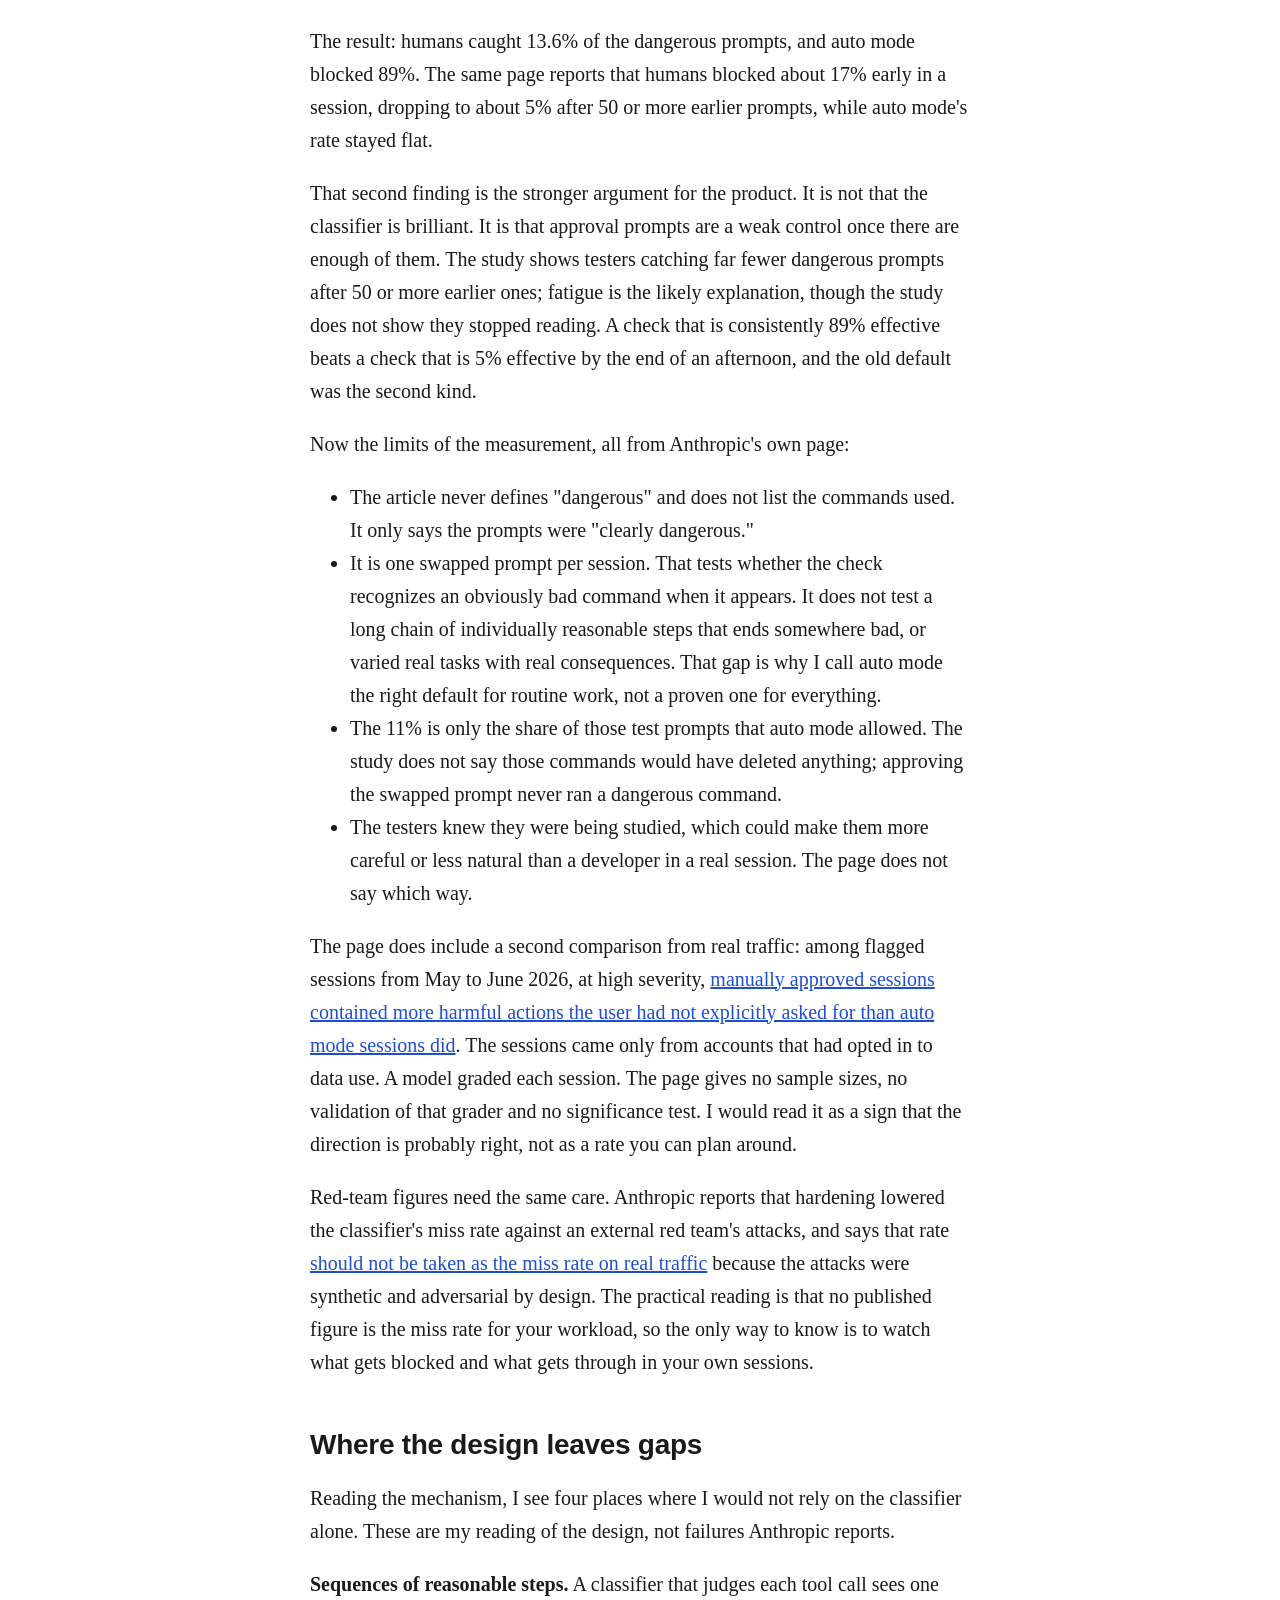
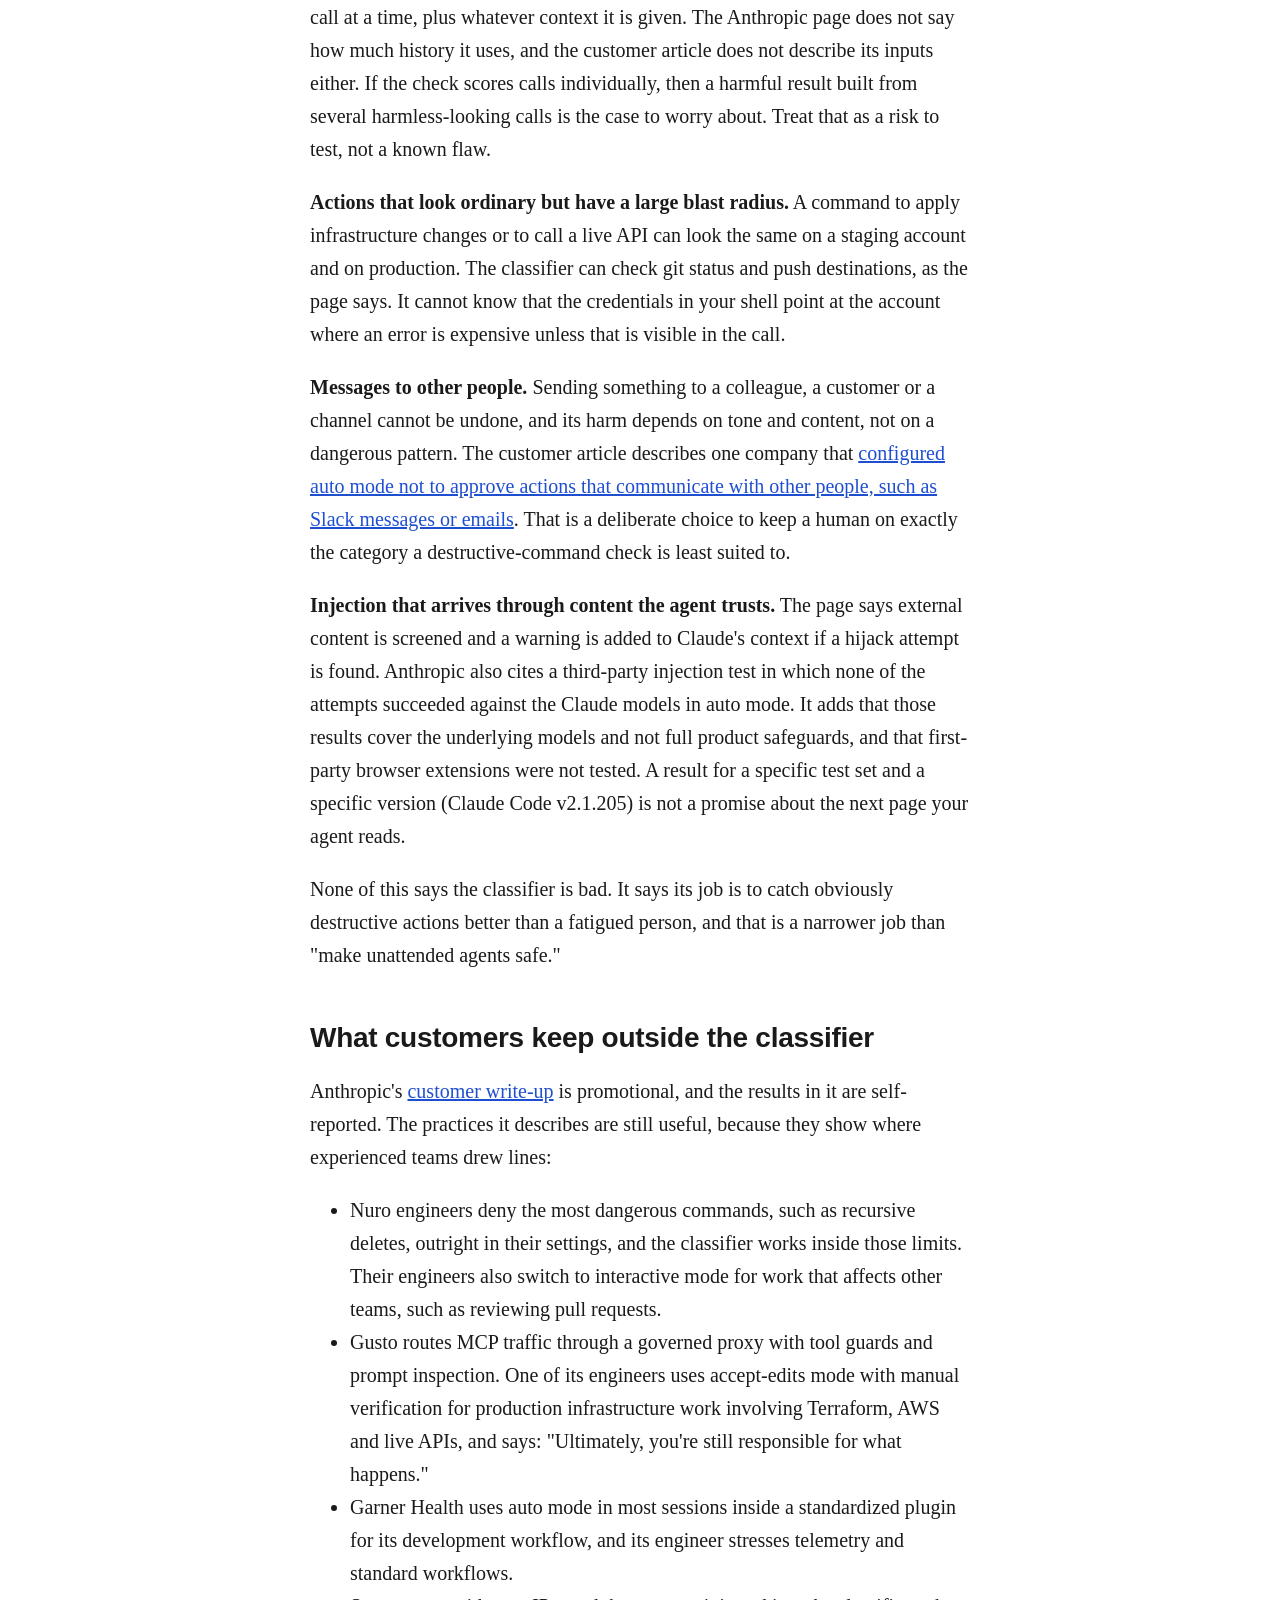
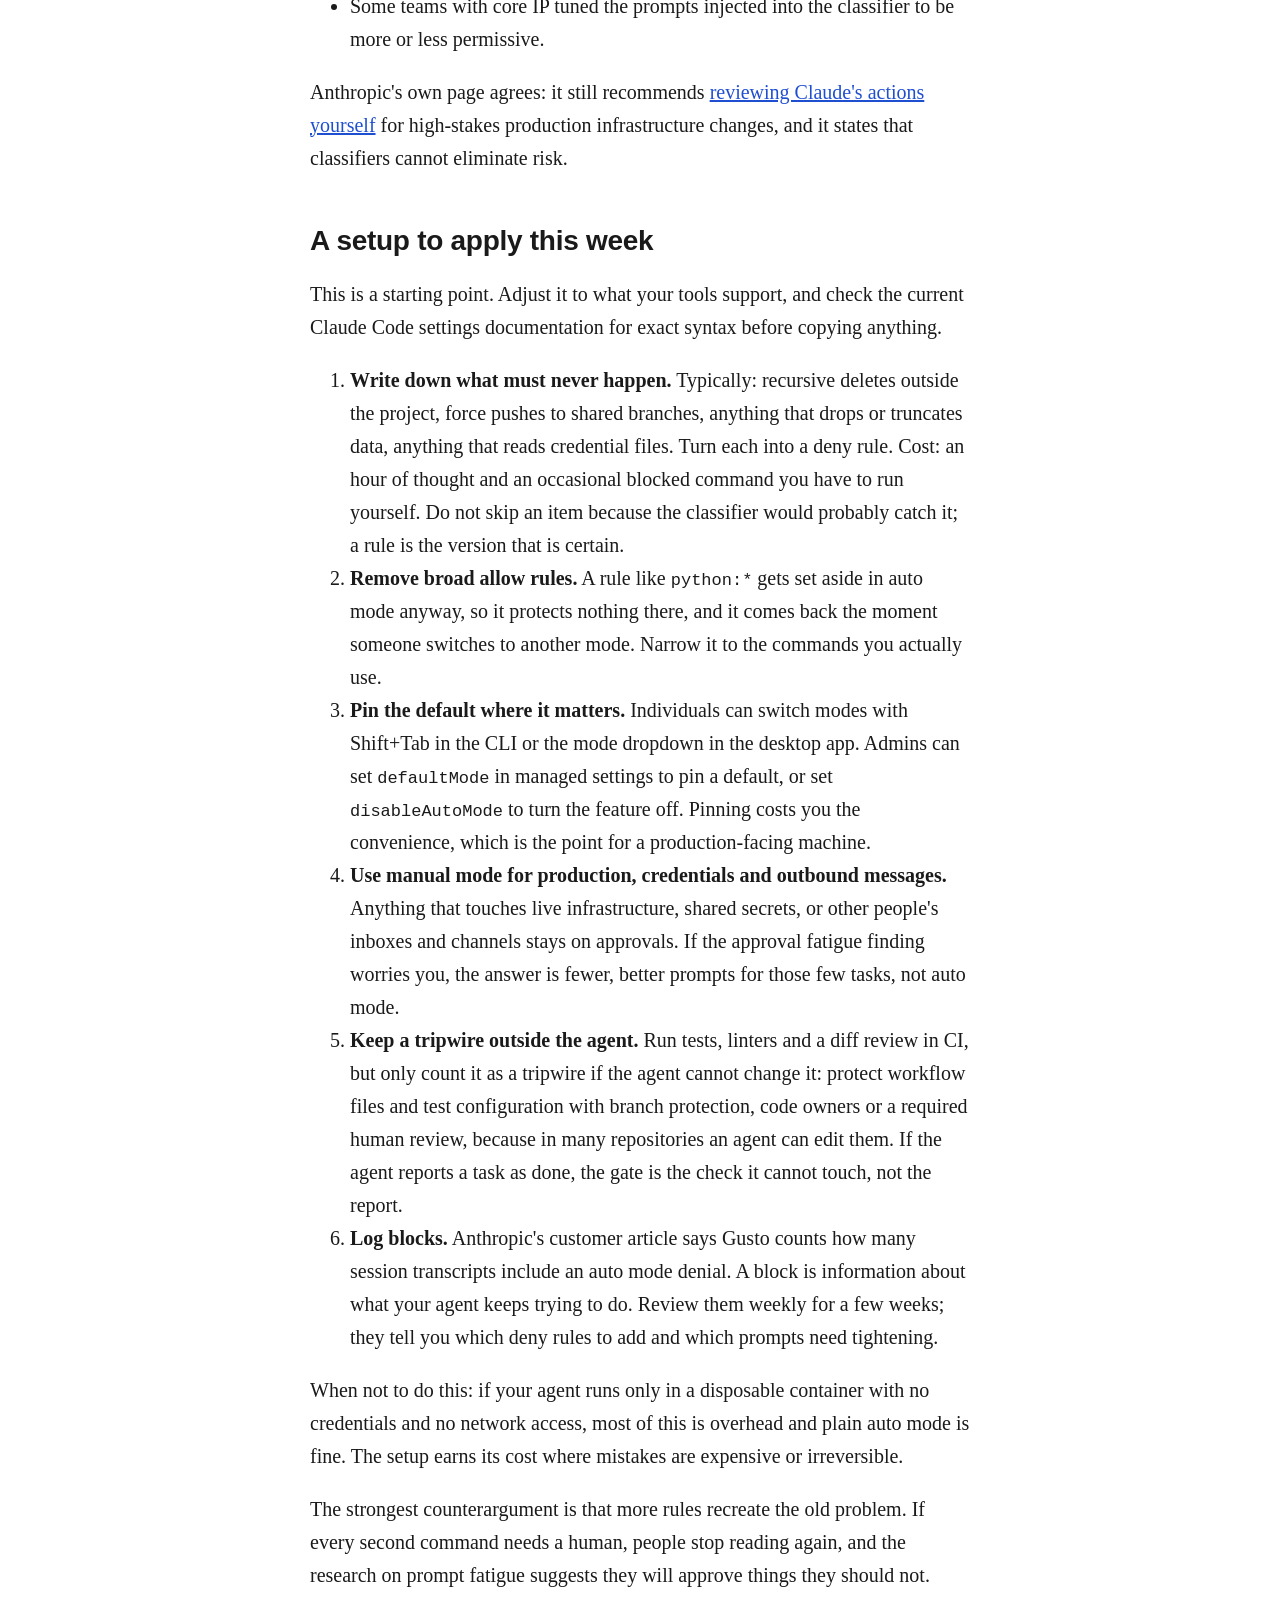
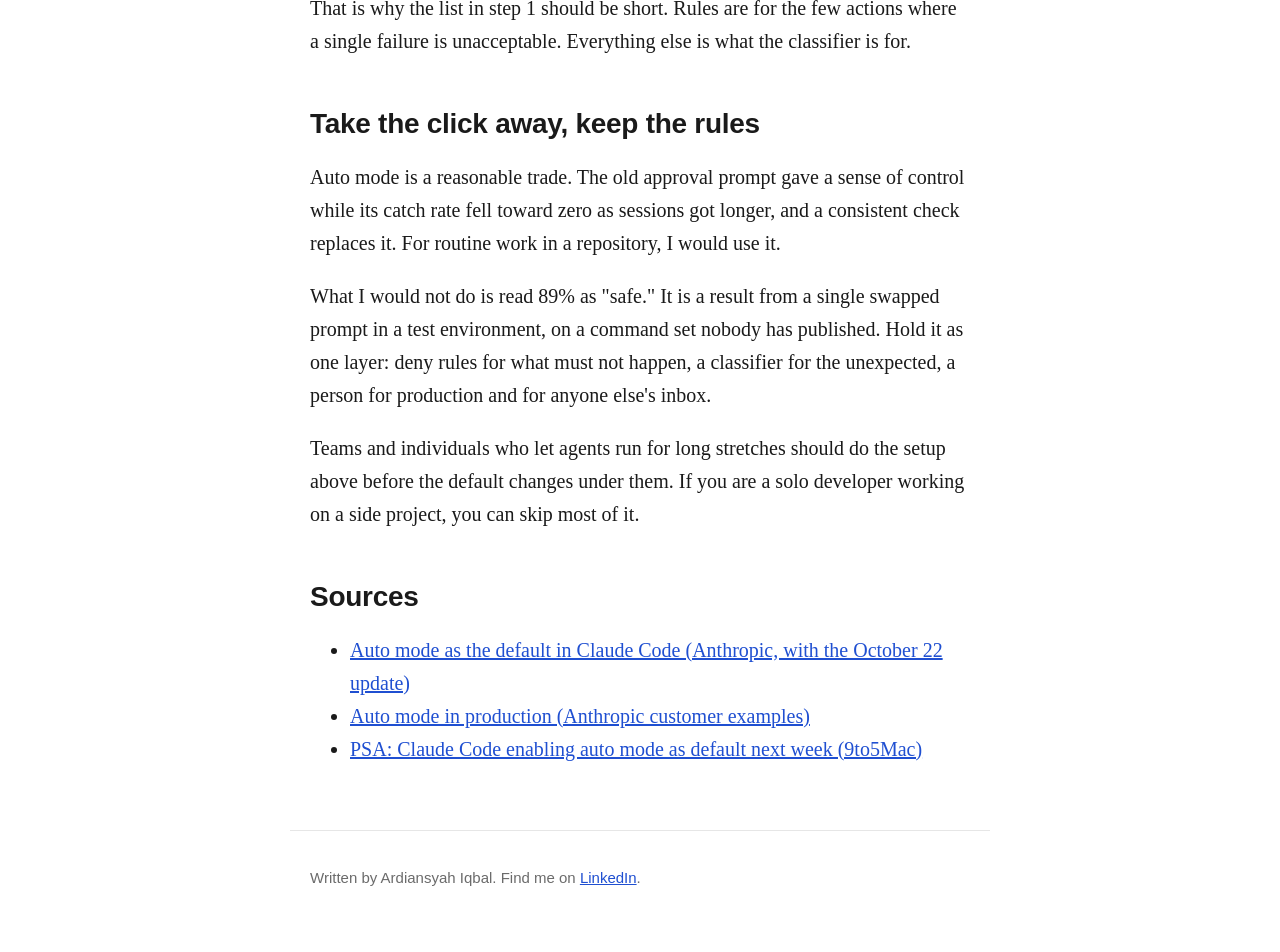
<file: this-week-claude-stops-asking-before-it-acts-don-t-treat-that-as-safet/index.html>
<!doctype html>
<html lang="en">
<head>
<meta charset="utf-8">
<meta name="viewport" content="width=device-width, initial-scale=1">
<title>This week Claude stops asking before it acts. Don&#x27;t treat that as safety · Ardiansyah Iqbal</title>
<meta name="description" content="Claude is replacing your approval click with a classifier; it beats tired humans, but it is not a security boundary.">
<meta name="author" content="Ardiansyah Iqbal">
<meta name="robots" content="index,follow">
<link rel="canonical" href="https://aiqbalsyah.github.io/this-week-claude-stops-asking-before-it-acts-don-t-treat-that-as-safet/">
<meta property="og:type" content="article">
<meta property="og:title" content="This week Claude stops asking before it acts. Don&#x27;t treat that as safety">
<meta property="og:description" content="Claude is replacing your approval click with a classifier; it beats tired humans, but it is not a security boundary.">
<meta property="og:url" content="https://aiqbalsyah.github.io/this-week-claude-stops-asking-before-it-acts-don-t-treat-that-as-safet/">
<meta property="og:image" content="https://aiqbalsyah.github.io/this-week-claude-stops-asking-before-it-acts-don-t-treat-that-as-safet/cover.png">
<meta property="article:published_time" content="2026-10-26">
<meta name="twitter:card" content="summary_large_image">
<link rel="stylesheet" href="../style.css">
</head>
<body>
<header class="site"><a href="../">Ardiansyah Iqbal</a></header>
<article>
<h1>This week Claude stops asking before it acts. Don&#x27;t treat that as safety</h1>
<p class="subtitle">Claude is replacing your approval click with a classifier; it beats tired humans, but it is not a security boundary.</p>
<p class="meta">Ardiansyah Iqbal · <time datetime="2026-10-26">26 October 2026</time> · 11 min read</p>
<figure class="cover"><img src="cover.png" alt="Hand-drawn sketch: This week Claude stops asking before it acts. Don&#x27;t treat that as safety"></figure>
<p>For most of the short history of coding agents, the safety mechanism
was a person pressing "approve." This week that changes for a large
group of users. Anthropic's update dated October 22 says <a
href="https://claude.com/blog/auto-mode-default-in-claude-code">auto
mode is rolling out next week as the default for new sessions in most
Claude apps on Pro, Max and Team plans</a>. Claude Code made the same
move for those plans earlier, with <a
href="https://9to5mac.com/2026/08/14/psa-claude-code-enabling-auto-mode-as-default-next-week-anthropic-says/">9to5Mac
reporting it from August 14</a>.</p>
<p>The click is replaced by a classifier: a separate model check that
looks at each tool call and decides whether it goes through. Anthropic's
headline number for it is that it blocked 89% of dangerous prompts in a
test, against 13.6% for human testers. That is a good result. It is also
a result about one substituted prompt per session, so the other 11%
tells you what the check let through in that test, not what it will let
through in your repository.</p>
<p>I think auto mode is the right default for most people who use coding
agents, and I think treating it as a security boundary is a mistake.
This article explains what the check does, what the 89% measures, where
the design leaves gaps, and which controls to keep outside the
classifier's reach.</p>
<h2 id="what-the-classifier-checks-and-in-what-order">What the
classifier checks, and in what order</h2>
<p>According to Anthropic's description, auto mode <a
href="https://claude.com/blog/auto-mode-default-in-claude-code">routes
each tool call through a classifier aimed at blocking actions that are
irreversible or destructive</a>. Safe calls proceed. When a call is
blocked, Claude typically looks for another route or asks you for
approval. In Claude Code, three consecutive blocks or twenty in one
session send the session back to manual approval, so a stuck agent ends
up in front of a person instead of looping.</p>
<p>The check looks at more than command names. It weighs whether data
counts as a secret and whether a <code>git push</code> or pull request
targets a public, private or trusted destination, and it looks at
repository state before destructive commands such as
<code>git reset --hard</code>. Data exfiltration is a hard deny inside
auto mode that is never approved, though a user can still run such an
action by switching out of auto mode or running the command themselves.
Admins can add custom deny rules. For prompt injection, external content
such as web pages, files and tool outputs is probed for hijacking
attempts, and a warning is added to Claude's context if one is
found.</p>
<p>The order matters, and it is the most useful detail on the page. <a
href="https://claude.com/blog/auto-mode-default-in-claude-code">Permission
rules still fire before the classifier</a>. Your deny rules and your
allow rules run first. The one exception is allow rules broad enough to
permit arbitrary code execution, such as <code>python:*</code>. Auto
mode sets those aside while it is on, because they would let commands
skip the check. The settings files are not modified, and the rules apply
again when you leave auto mode.</p>
<p>So there are two layers with different guarantees. Rules are
deterministic: a command either matches or it does not. The classifier
is a model judging a situation. When you want a guarantee, you want a
rule. When you want coverage of the cases you did not think of, you want
the classifier. Mixing the two up is how teams end up depending on a
probabilistic check for something that should have been a hard no.</p>
<h2 id="what-the-89-measures">What the 89% measures</h2>
<p>The number comes from <a
href="https://claude.com/blog/auto-mode-default-in-claude-code">a study
with paid testers hired through a research vendor</a> for what was
described as a coding study. They worked in a test environment, not
their own codebases. They knew they were being evaluated but not which
behavior was measured. Partway through each session, a single permission
prompt was swapped for a clearly dangerous command, and the vendor
recorded whether the tester approved it. Approving it never ran anything
dangerous; only the prompt text changed.</p>
<p>The result: humans caught 13.6% of the dangerous prompts, and auto
mode blocked 89%. The same page reports that humans blocked about 17%
early in a session, dropping to about 5% after 50 or more earlier
prompts, while auto mode's rate stayed flat.</p>
<p>That second finding is the stronger argument for the product. It is
not that the classifier is brilliant. It is that approval prompts are a
weak control once there are enough of them. The study shows testers
catching far fewer dangerous prompts after 50 or more earlier ones;
fatigue is the likely explanation, though the study does not show they
stopped reading. A check that is consistently 89% effective beats a
check that is 5% effective by the end of an afternoon, and the old
default was the second kind.</p>
<p>Now the limits of the measurement, all from Anthropic's own page:</p>
<ul>
<li>The article never defines "dangerous" and does not list the commands
used. It only says the prompts were "clearly dangerous."</li>
<li>It is one swapped prompt per session. That tests whether the check
recognizes an obviously bad command when it appears. It does not test a
long chain of individually reasonable steps that ends somewhere bad, or
varied real tasks with real consequences. That gap is why I call auto
mode the right default for routine work, not a proven one for
everything.</li>
<li>The 11% is only the share of those test prompts that auto mode
allowed. The study does not say those commands would have deleted
anything; approving the swapped prompt never ran a dangerous
command.</li>
<li>The testers knew they were being studied, which could make them more
careful or less natural than a developer in a real session. The page
does not say which way.</li>
</ul>
<p>The page does include a second comparison from real traffic: among
flagged sessions from May to June 2026, at high severity, <a
href="https://claude.com/blog/auto-mode-default-in-claude-code">manually
approved sessions contained more harmful actions the user had not
explicitly asked for than auto mode sessions did</a>. The sessions came
only from accounts that had opted in to data use. A model graded each
session. The page gives no sample sizes, no validation of that grader
and no significance test. I would read it as a sign that the direction
is probably right, not as a rate you can plan around.</p>
<p>Red-team figures need the same care. Anthropic reports that hardening
lowered the classifier's miss rate against an external red team's
attacks, and says that rate <a
href="https://claude.com/blog/auto-mode-default-in-claude-code">should
not be taken as the miss rate on real traffic</a> because the attacks
were synthetic and adversarial by design. The practical reading is that
no published figure is the miss rate for your workload, so the only way
to know is to watch what gets blocked and what gets through in your own
sessions.</p>
<h2 id="where-the-design-leaves-gaps">Where the design leaves gaps</h2>
<p>Reading the mechanism, I see four places where I would not rely on
the classifier alone. These are my reading of the design, not failures
Anthropic reports.</p>
<p><strong>Sequences of reasonable steps.</strong> A classifier that
judges each tool call sees one call at a time, plus whatever context it
is given. The Anthropic page does not say how much history it uses, and
the customer article does not describe its inputs either. If the check
scores calls individually, then a harmful result built from several
harmless-looking calls is the case to worry about. Treat that as a risk
to test, not a known flaw.</p>
<p><strong>Actions that look ordinary but have a large blast
radius.</strong> A command to apply infrastructure changes or to call a
live API can look the same on a staging account and on production. The
classifier can check git status and push destinations, as the page says.
It cannot know that the credentials in your shell point at the account
where an error is expensive unless that is visible in the call.</p>
<p><strong>Messages to other people.</strong> Sending something to a
colleague, a customer or a channel cannot be undone, and its harm
depends on tone and content, not on a dangerous pattern. The customer
article describes one company that <a
href="https://claude.com/blog/auto-mode-in-production">configured auto
mode not to approve actions that communicate with other people, such as
Slack messages or emails</a>. That is a deliberate choice to keep a
human on exactly the category a destructive-command check is least
suited to.</p>
<p><strong>Injection that arrives through content the agent
trusts.</strong> The page says external content is screened and a
warning is added to Claude's context if a hijack attempt is found.
Anthropic also cites a third-party injection test in which none of the
attempts succeeded against the Claude models in auto mode. It adds that
those results cover the underlying models and not full product
safeguards, and that first-party browser extensions were not tested. A
result for a specific test set and a specific version (Claude Code
v2.1.205) is not a promise about the next page your agent reads.</p>
<p>None of this says the classifier is bad. It says its job is to catch
obviously destructive actions better than a fatigued person, and that is
a narrower job than "make unattended agents safe."</p>
<h2 id="what-customers-keep-outside-the-classifier">What customers keep
outside the classifier</h2>
<p>Anthropic's <a
href="https://claude.com/blog/auto-mode-in-production">customer
write-up</a> is promotional, and the results in it are self-reported.
The practices it describes are still useful, because they show where
experienced teams drew lines:</p>
<ul>
<li>Nuro engineers deny the most dangerous commands, such as recursive
deletes, outright in their settings, and the classifier works inside
those limits. Their engineers also switch to interactive mode for work
that affects other teams, such as reviewing pull requests.</li>
<li>Gusto routes MCP traffic through a governed proxy with tool guards
and prompt inspection. One of its engineers uses accept-edits mode with
manual verification for production infrastructure work involving
Terraform, AWS and live APIs, and says: "Ultimately, you're still
responsible for what happens."</li>
<li>Garner Health uses auto mode in most sessions inside a standardized
plugin for its development workflow, and its engineer stresses telemetry
and standard workflows.</li>
<li>Some teams with core IP tuned the prompts injected into the
classifier to be more or less permissive.</li>
</ul>
<p>Anthropic's own page agrees: it still recommends <a
href="https://claude.com/blog/auto-mode-default-in-claude-code">reviewing
Claude's actions yourself</a> for high-stakes production infrastructure
changes, and it states that classifiers cannot eliminate risk.</p>
<h2 id="a-setup-to-apply-this-week">A setup to apply this week</h2>
<p>This is a starting point. Adjust it to what your tools support, and
check the current Claude Code settings documentation for exact syntax
before copying anything.</p>
<ol type="1">
<li><strong>Write down what must never happen.</strong> Typically:
recursive deletes outside the project, force pushes to shared branches,
anything that drops or truncates data, anything that reads credential
files. Turn each into a deny rule. Cost: an hour of thought and an
occasional blocked command you have to run yourself. Do not skip an item
because the classifier would probably catch it; a rule is the version
that is certain.</li>
<li><strong>Remove broad allow rules.</strong> A rule like
<code>python:*</code> gets set aside in auto mode anyway, so it protects
nothing there, and it comes back the moment someone switches to another
mode. Narrow it to the commands you actually use.</li>
<li><strong>Pin the default where it matters.</strong> Individuals can
switch modes with Shift+Tab in the CLI or the mode dropdown in the
desktop app. Admins can set <code>defaultMode</code> in managed settings
to pin a default, or set <code>disableAutoMode</code> to turn the
feature off. Pinning costs you the convenience, which is the point for a
production-facing machine.</li>
<li><strong>Use manual mode for production, credentials and outbound
messages.</strong> Anything that touches live infrastructure, shared
secrets, or other people's inboxes and channels stays on approvals. If
the approval fatigue finding worries you, the answer is fewer, better
prompts for those few tasks, not auto mode.</li>
<li><strong>Keep a tripwire outside the agent.</strong> Run tests,
linters and a diff review in CI, but only count it as a tripwire if the
agent cannot change it: protect workflow files and test configuration
with branch protection, code owners or a required human review, because
in many repositories an agent can edit them. If the agent reports a task
as done, the gate is the check it cannot touch, not the report.</li>
<li><strong>Log blocks.</strong> Anthropic's customer article says Gusto
counts how many session transcripts include an auto mode denial. A block
is information about what your agent keeps trying to do. Review them
weekly for a few weeks; they tell you which deny rules to add and which
prompts need tightening.</li>
</ol>
<p>When not to do this: if your agent runs only in a disposable
container with no credentials and no network access, most of this is
overhead and plain auto mode is fine. The setup earns its cost where
mistakes are expensive or irreversible.</p>
<p>The strongest counterargument is that more rules recreate the old
problem. If every second command needs a human, people stop reading
again, and the research on prompt fatigue suggests they will approve
things they should not. That is why the list in step 1 should be short.
Rules are for the few actions where a single failure is unacceptable.
Everything else is what the classifier is for.</p>
<h2 id="take-the-click-away-keep-the-rules">Take the click away, keep
the rules</h2>
<p>Auto mode is a reasonable trade. The old approval prompt gave a sense
of control while its catch rate fell toward zero as sessions got longer,
and a consistent check replaces it. For routine work in a repository, I
would use it.</p>
<p>What I would not do is read 89% as "safe." It is a result from a
single swapped prompt in a test environment, on a command set nobody has
published. Hold it as one layer: deny rules for what must not happen, a
classifier for the unexpected, a person for production and for anyone
else's inbox.</p>
<p>Teams and individuals who let agents run for long stretches should do
the setup above before the default changes under them. If you are a solo
developer working on a side project, you can skip most of it.</p>
<h2 id="sources">Sources</h2>
<ul>
<li><a
href="https://claude.com/blog/auto-mode-default-in-claude-code">Auto
mode as the default in Claude Code (Anthropic, with the October 22
update)</a></li>
<li><a href="https://claude.com/blog/auto-mode-in-production">Auto mode
in production (Anthropic customer examples)</a></li>
<li><a
href="https://9to5mac.com/2026/08/14/psa-claude-code-enabling-auto-mode-as-default-next-week-anthropic-says/">PSA:
Claude Code enabling auto mode as default next week (9to5Mac)</a></li>
</ul>

</article>
<footer class="site">
<p>Written by Ardiansyah Iqbal. Find me on <a href="https://www.linkedin.com/in/ardiansyah-iqbal-9106ab2b3/">LinkedIn</a>.</p>
</footer>
</body>
</html>
</file>
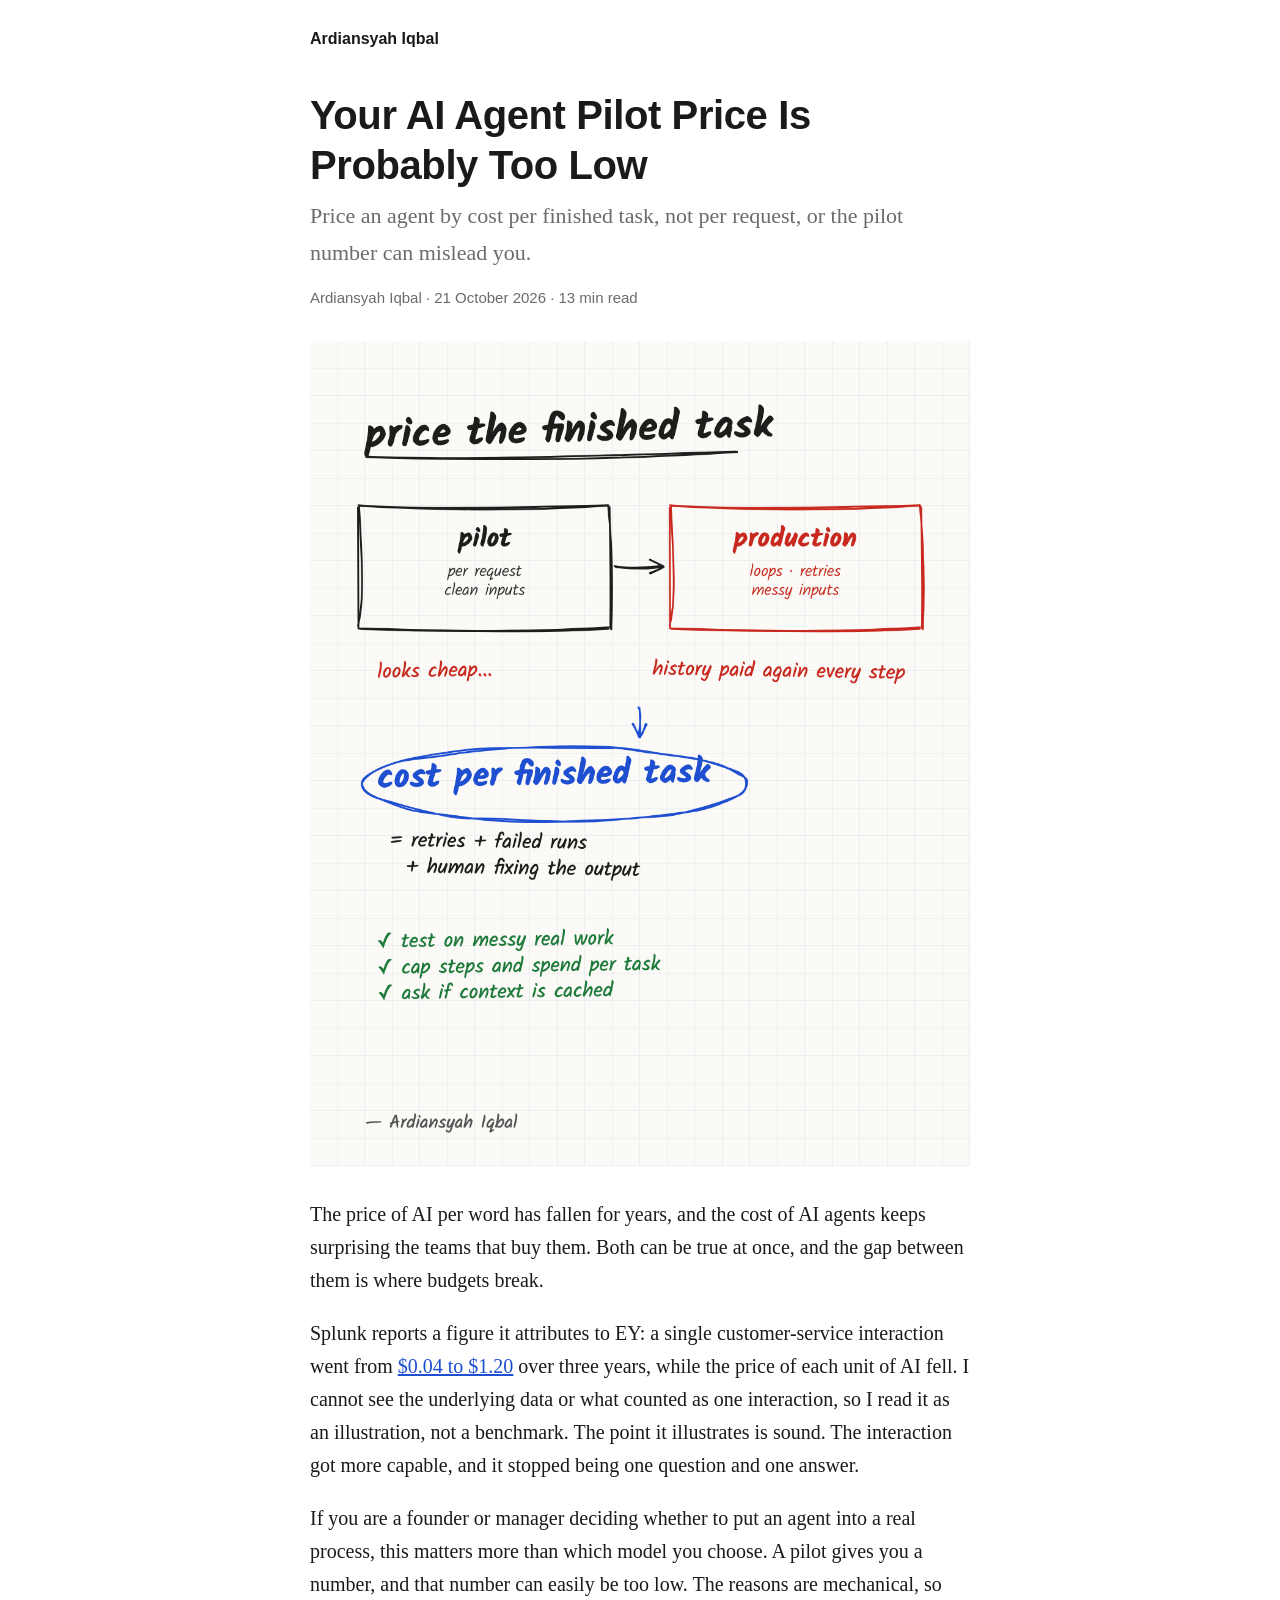
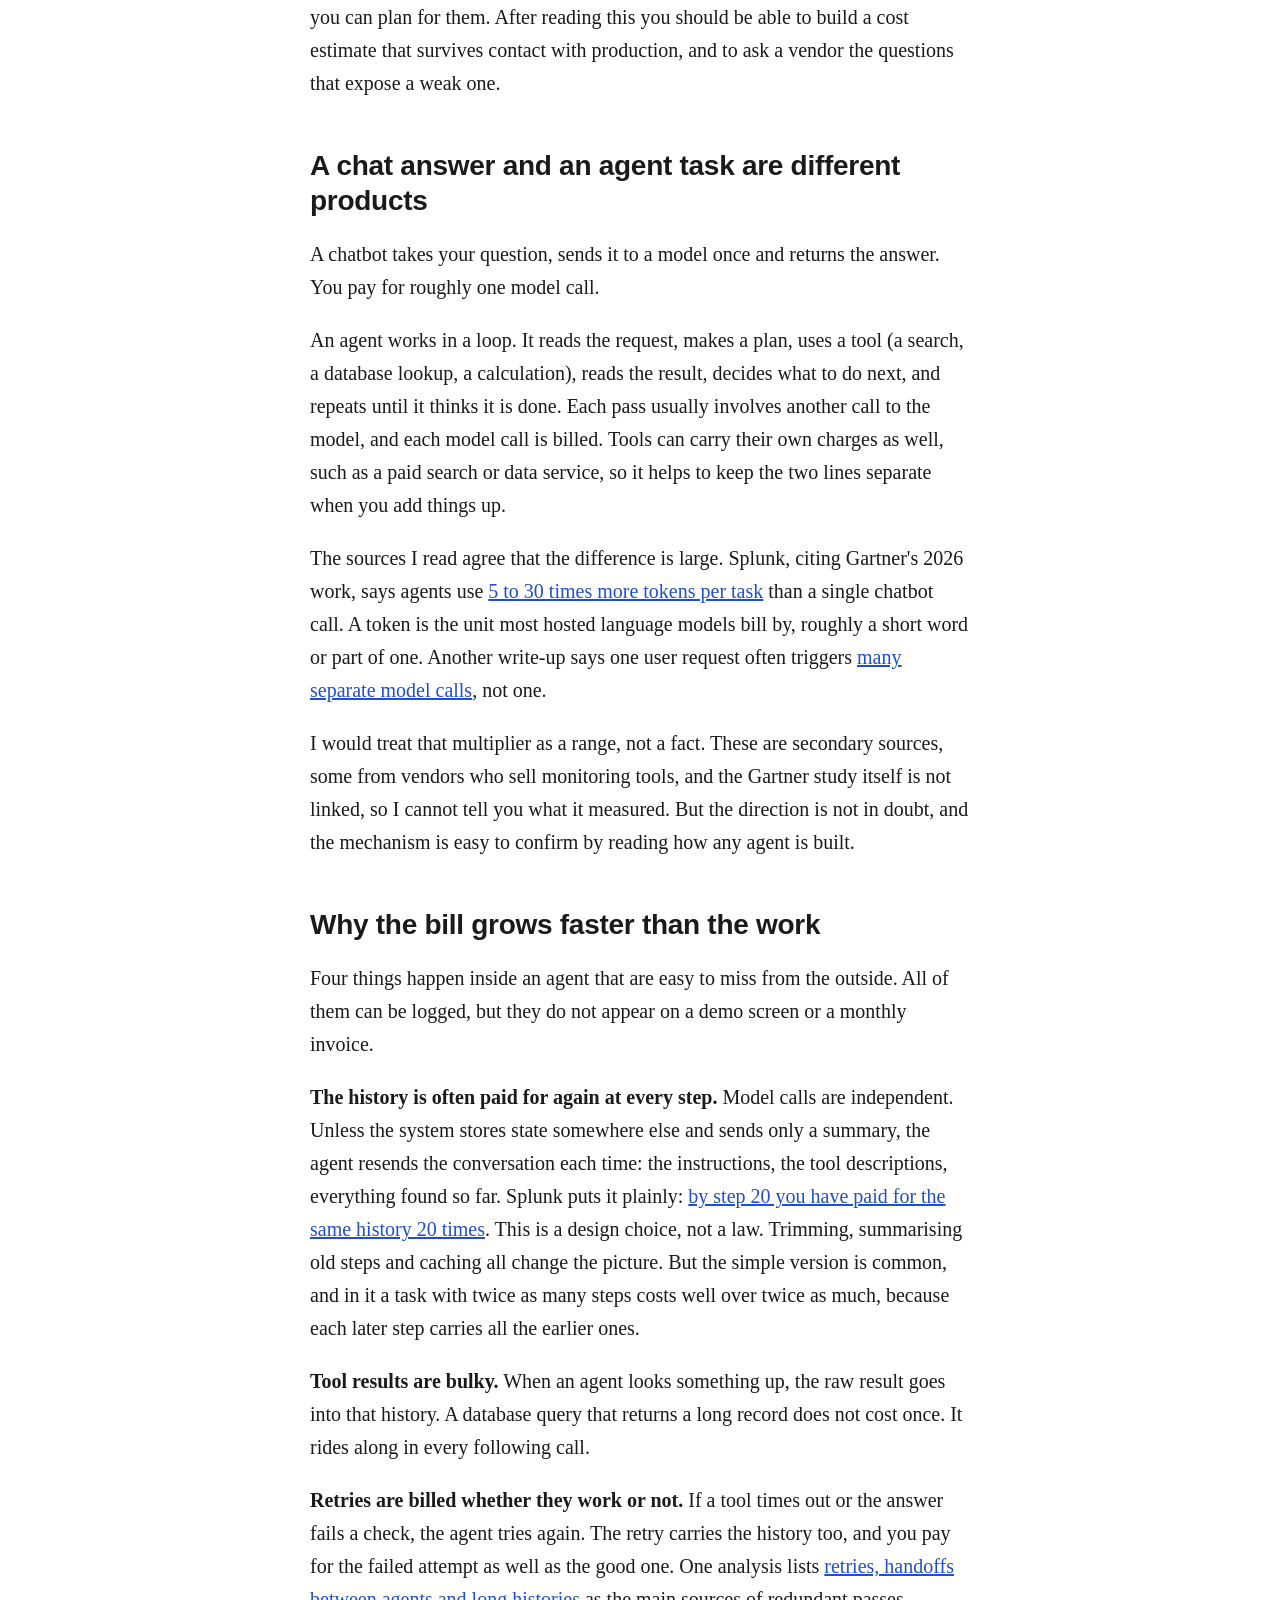
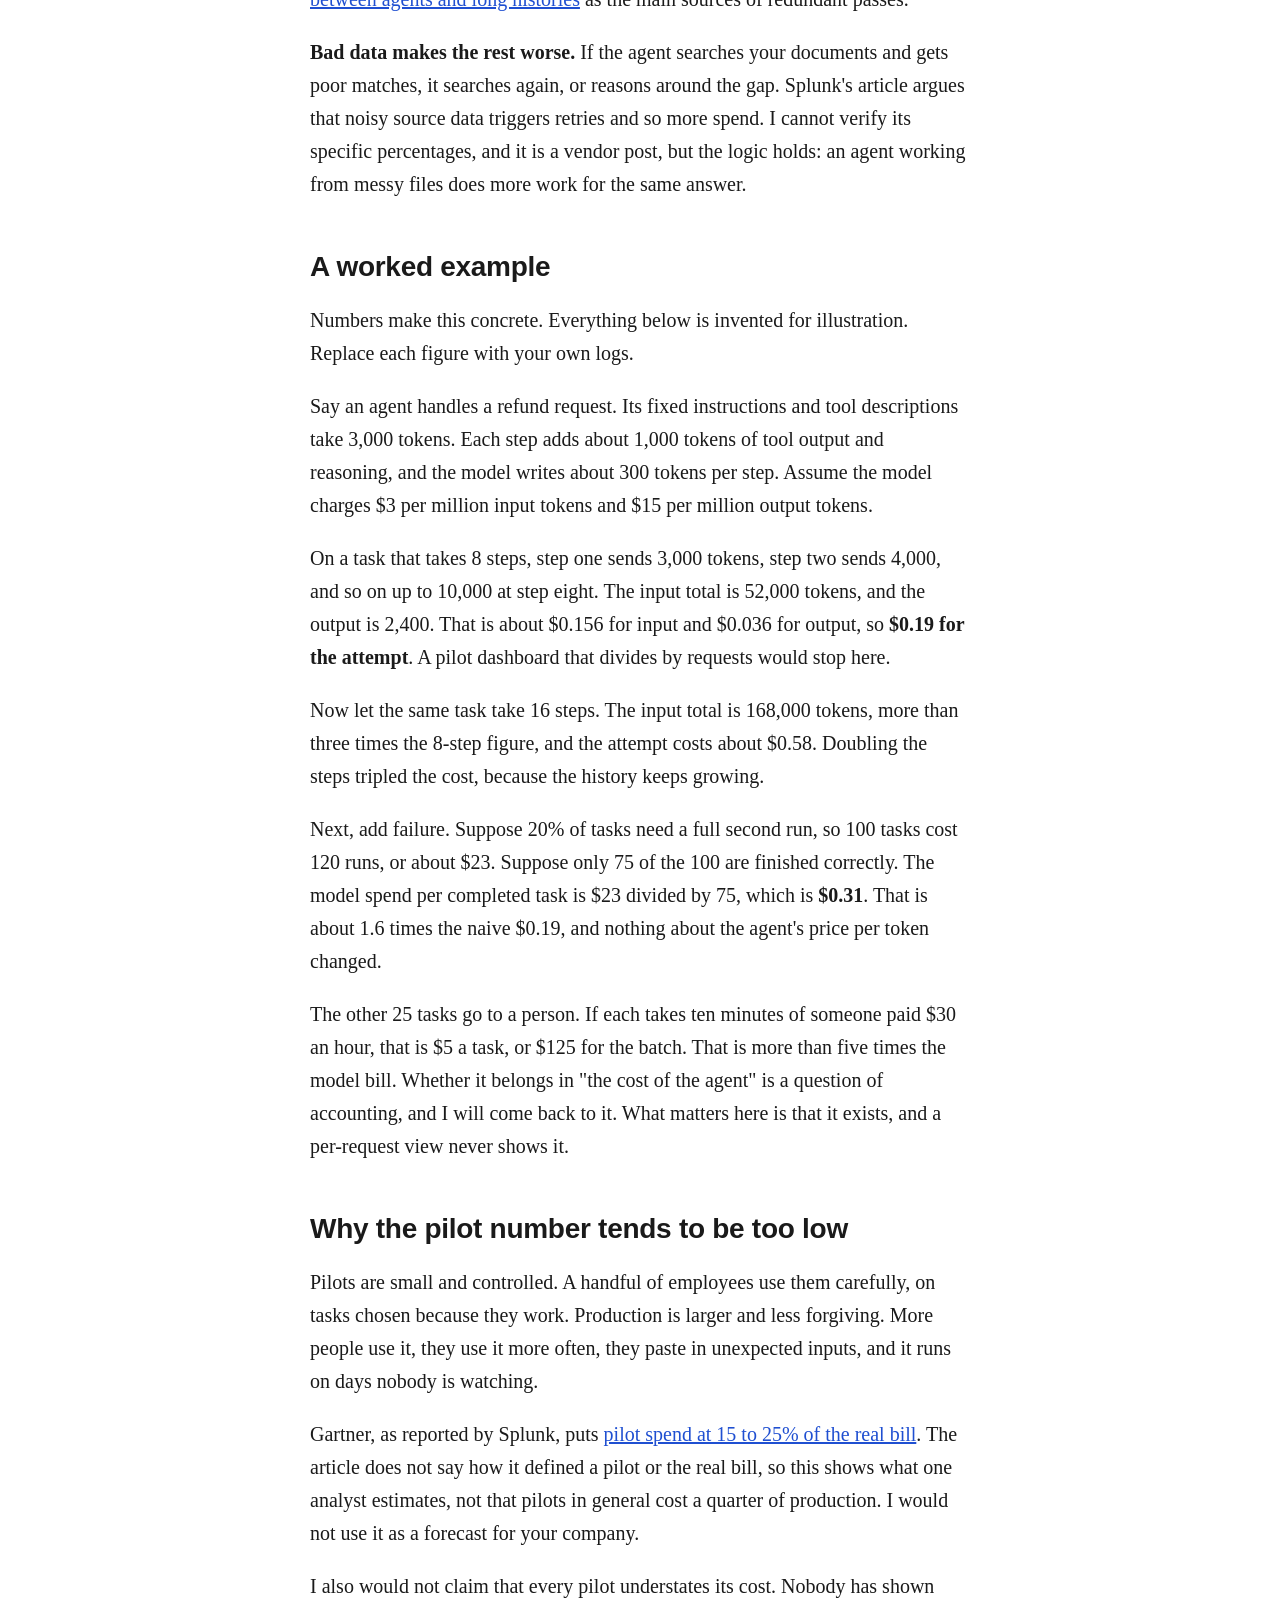
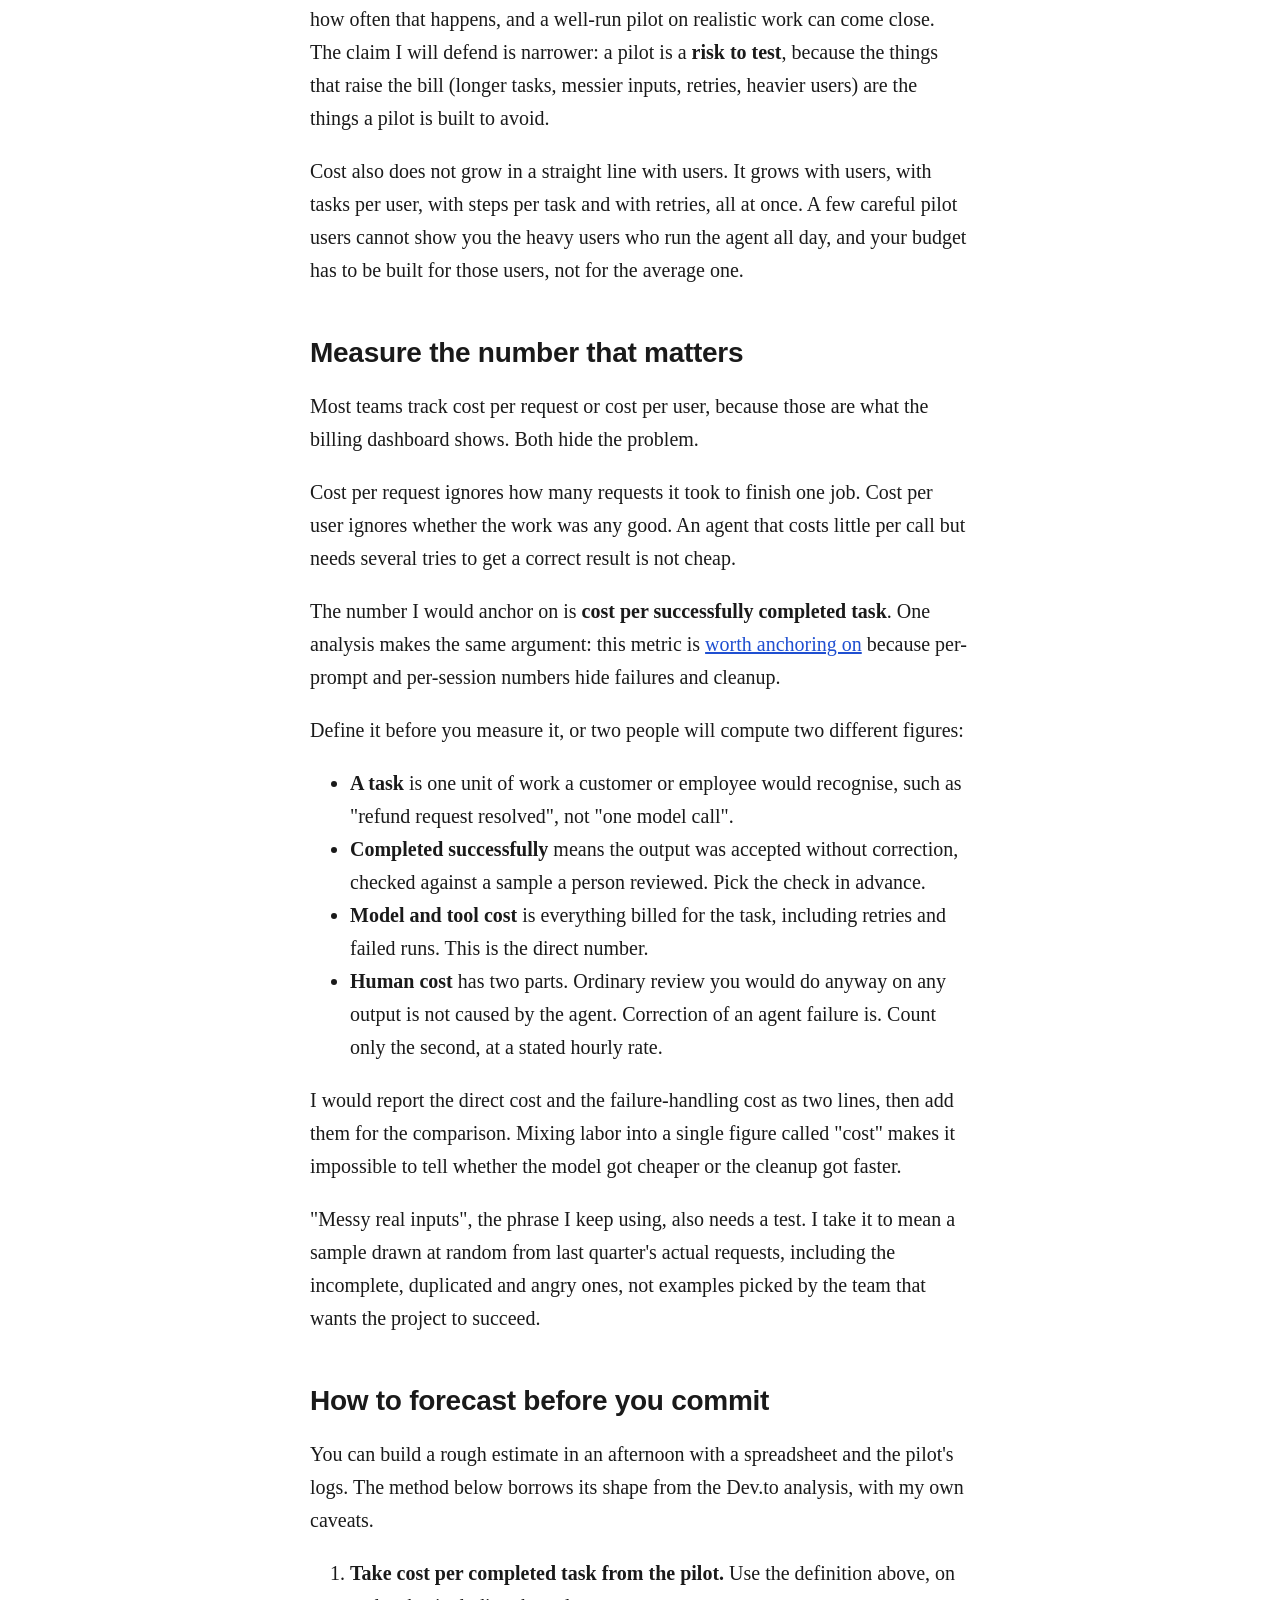
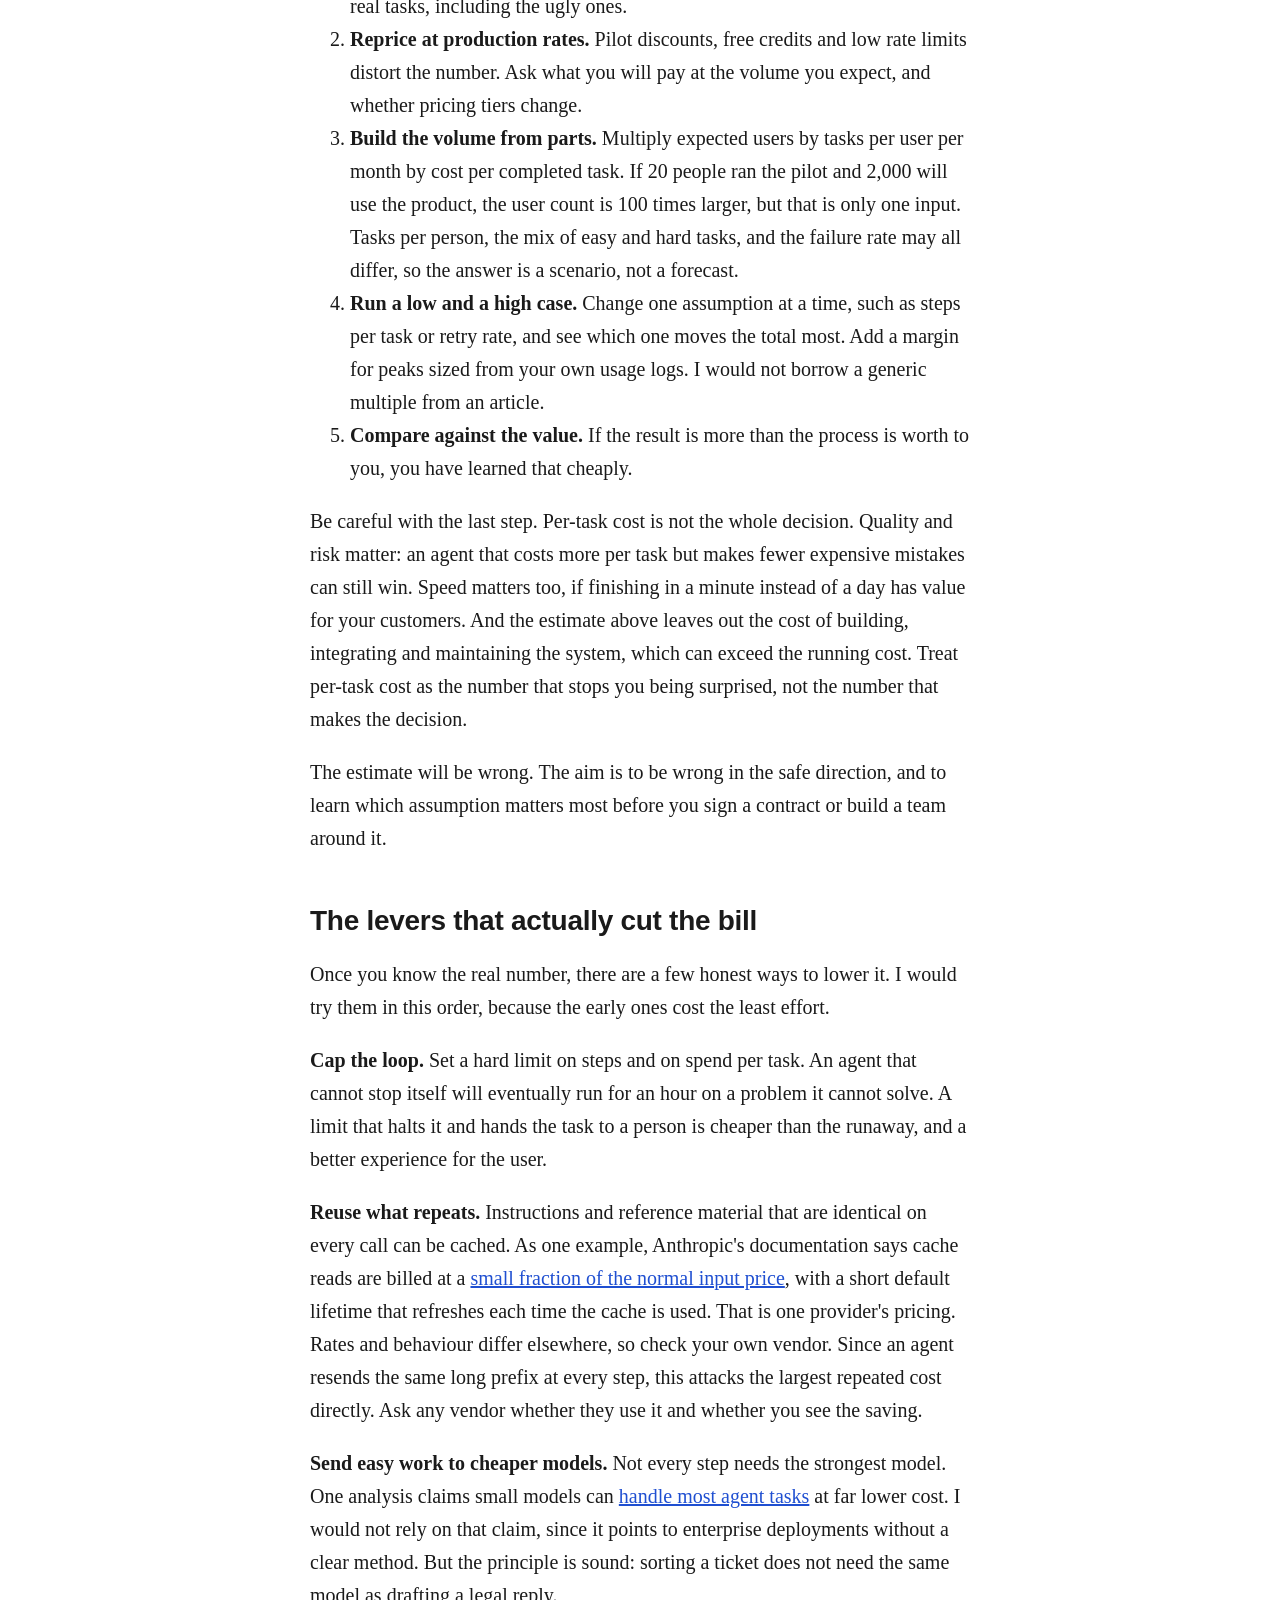
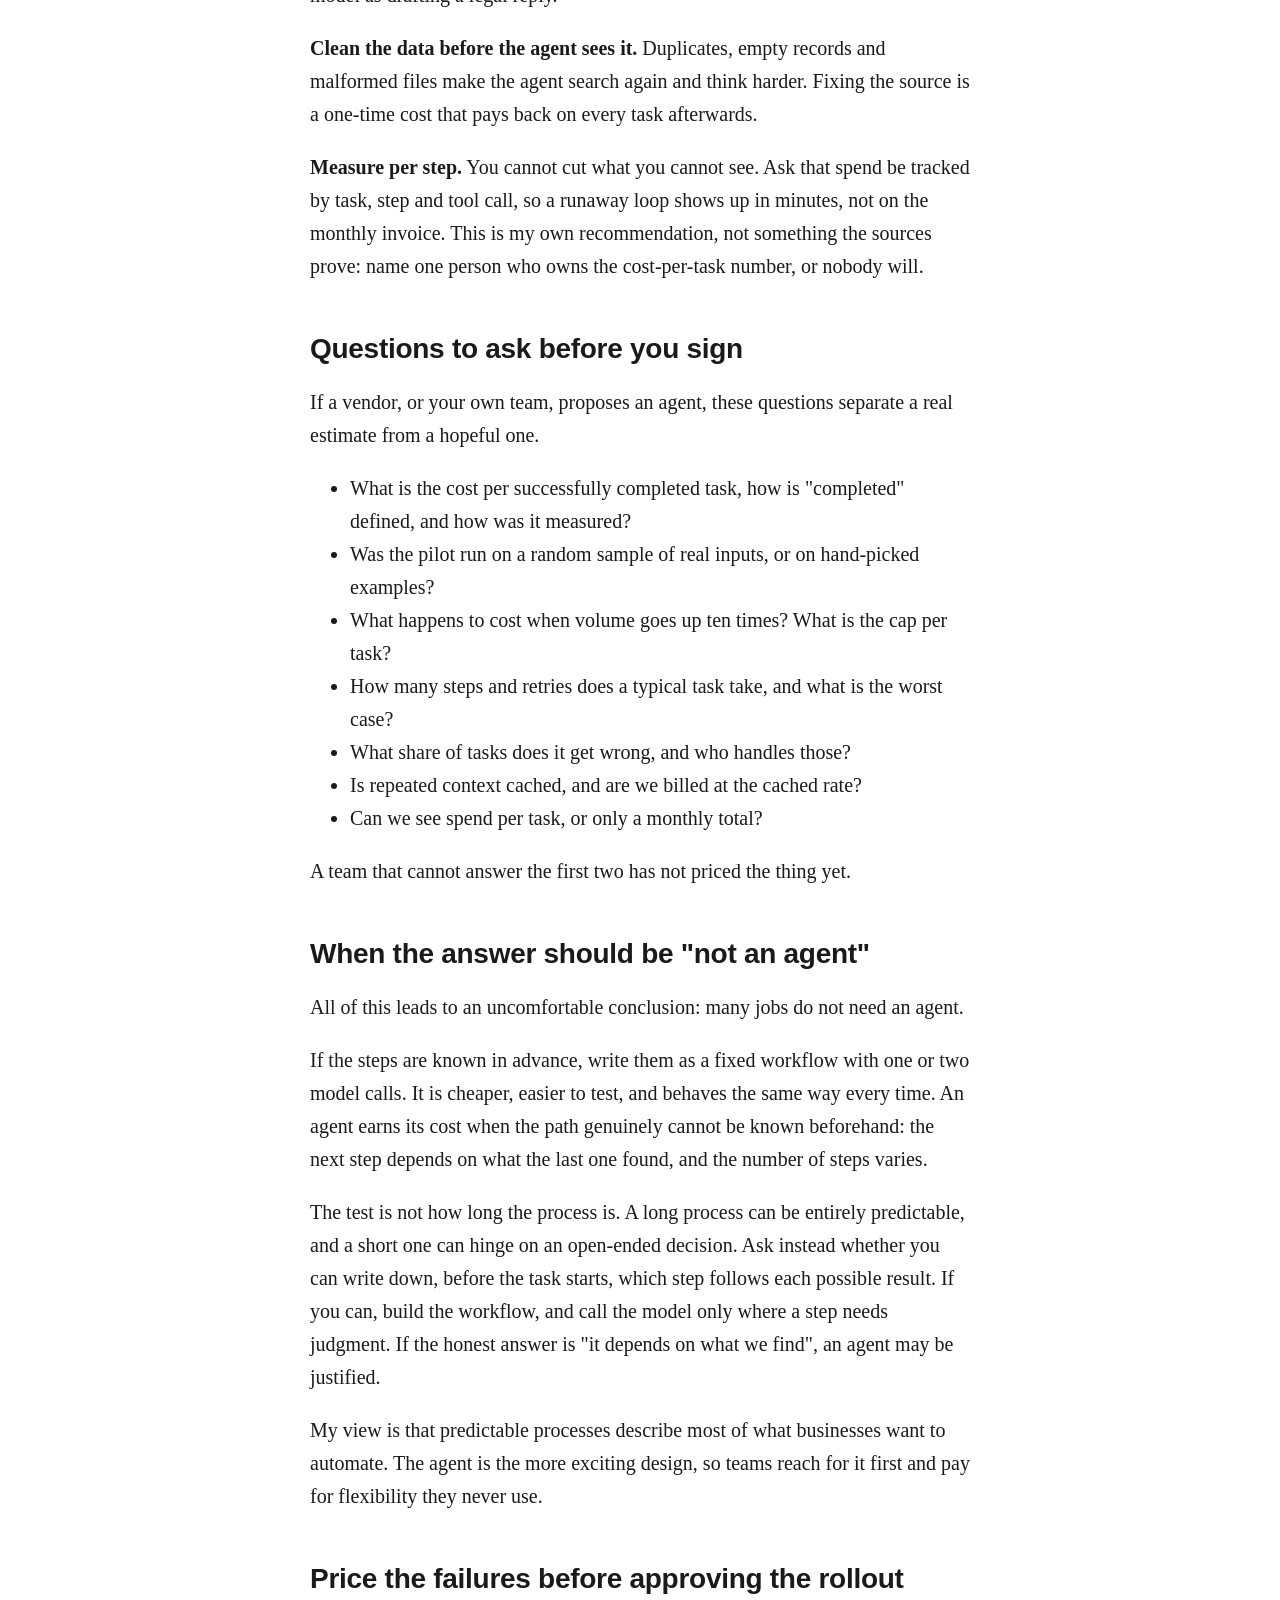
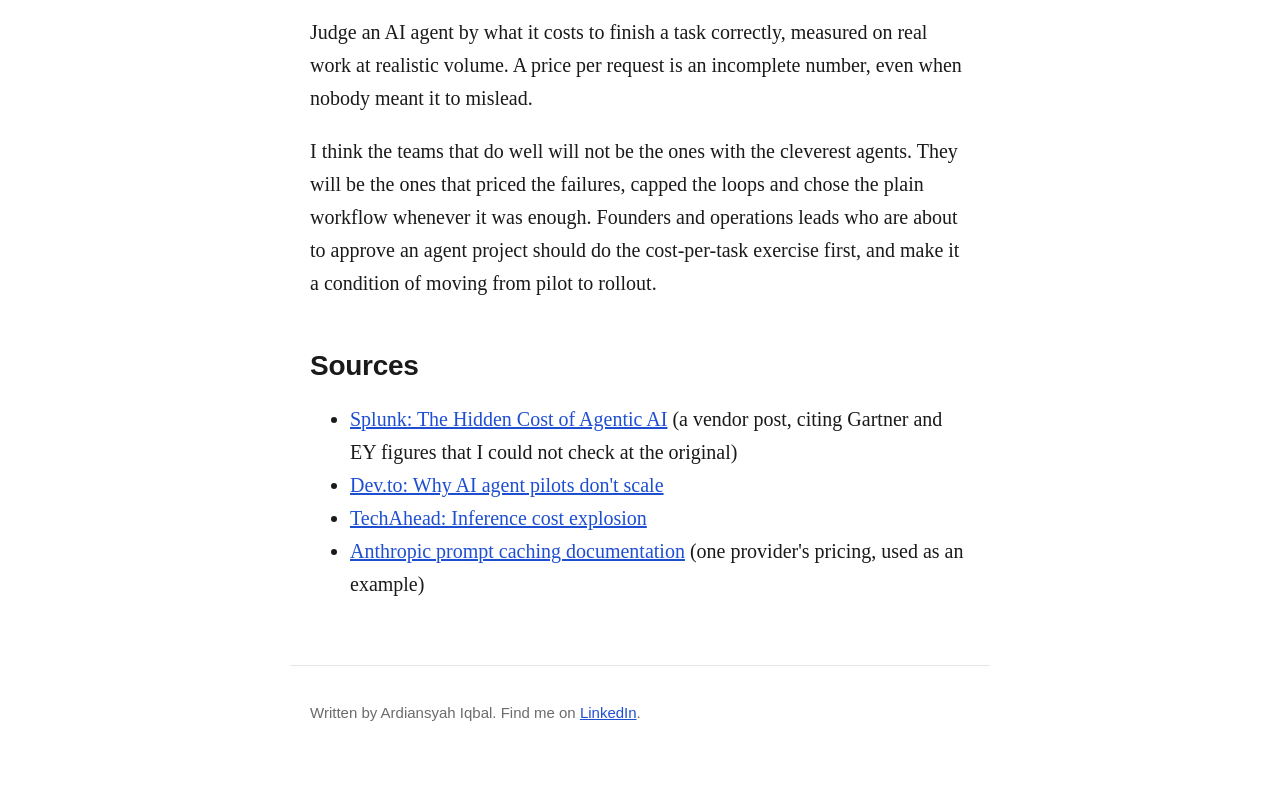
<file: your-ai-agent-pilot-price-is-probably-too-low/index.html>
<!doctype html>
<html lang="en">
<head>
<meta charset="utf-8">
<meta name="viewport" content="width=device-width, initial-scale=1">
<title>Your AI Agent Pilot Price Is Probably Too Low · Ardiansyah Iqbal</title>
<meta name="description" content="Price an agent by cost per finished task, not per request, or the pilot number can mislead you.">
<meta name="author" content="Ardiansyah Iqbal">
<meta name="robots" content="index,follow">
<link rel="canonical" href="https://aiqbalsyah.github.io/your-ai-agent-pilot-price-is-probably-too-low/">
<meta property="og:type" content="article">
<meta property="og:title" content="Your AI Agent Pilot Price Is Probably Too Low">
<meta property="og:description" content="Price an agent by cost per finished task, not per request, or the pilot number can mislead you.">
<meta property="og:url" content="https://aiqbalsyah.github.io/your-ai-agent-pilot-price-is-probably-too-low/">
<meta property="og:image" content="https://aiqbalsyah.github.io/your-ai-agent-pilot-price-is-probably-too-low/cover.png">
<meta property="article:published_time" content="2026-10-21">
<meta name="twitter:card" content="summary_large_image">
<link rel="stylesheet" href="../style.css">
</head>
<body>
<header class="site"><a href="../">Ardiansyah Iqbal</a></header>
<article>
<h1>Your AI Agent Pilot Price Is Probably Too Low</h1>
<p class="subtitle">Price an agent by cost per finished task, not per request, or the pilot number can mislead you.</p>
<p class="meta">Ardiansyah Iqbal · <time datetime="2026-10-21">21 October 2026</time> · 13 min read</p>
<figure class="cover"><img src="cover.png" alt="Hand-drawn sketch: Your AI Agent Pilot Price Is Probably Too Low"></figure>
<p>The price of AI per word has fallen for years, and the cost of AI
agents keeps surprising the teams that buy them. Both can be true at
once, and the gap between them is where budgets break.</p>
<p>Splunk reports a figure it attributes to EY: a single
customer-service interaction went from <a
href="https://www.splunk.com/en_us/blog/observability/why-most-projects-still-die-before-production.html">$0.04
to $1.20</a> over three years, while the price of each unit of AI fell.
I cannot see the underlying data or what counted as one interaction, so
I read it as an illustration, not a benchmark. The point it illustrates
is sound. The interaction got more capable, and it stopped being one
question and one answer.</p>
<p>If you are a founder or manager deciding whether to put an agent into
a real process, this matters more than which model you choose. A pilot
gives you a number, and that number can easily be too low. The reasons
are mechanical, so you can plan for them. After reading this you should
be able to build a cost estimate that survives contact with production,
and to ask a vendor the questions that expose a weak one.</p>
<h2 id="a-chat-answer-and-an-agent-task-are-different-products">A chat
answer and an agent task are different products</h2>
<p>A chatbot takes your question, sends it to a model once and returns
the answer. You pay for roughly one model call.</p>
<p>An agent works in a loop. It reads the request, makes a plan, uses a
tool (a search, a database lookup, a calculation), reads the result,
decides what to do next, and repeats until it thinks it is done. Each
pass usually involves another call to the model, and each model call is
billed. Tools can carry their own charges as well, such as a paid search
or data service, so it helps to keep the two lines separate when you add
things up.</p>
<p>The sources I read agree that the difference is large. Splunk, citing
Gartner's 2026 work, says agents use <a
href="https://www.splunk.com/en_us/blog/observability/why-most-projects-still-die-before-production.html">5
to 30 times more tokens per task</a> than a single chatbot call. A token
is the unit most hosted language models bill by, roughly a short word or
part of one. Another write-up says one user request often triggers <a
href="https://dev.to/talweezy/why-ai-agent-pilots-dont-scale-3dl9">many
separate model calls</a>, not one.</p>
<p>I would treat that multiplier as a range, not a fact. These are
secondary sources, some from vendors who sell monitoring tools, and the
Gartner study itself is not linked, so I cannot tell you what it
measured. But the direction is not in doubt, and the mechanism is easy
to confirm by reading how any agent is built.</p>
<h2 id="why-the-bill-grows-faster-than-the-work">Why the bill grows
faster than the work</h2>
<p>Four things happen inside an agent that are easy to miss from the
outside. All of them can be logged, but they do not appear on a demo
screen or a monthly invoice.</p>
<p><strong>The history is often paid for again at every step.</strong>
Model calls are independent. Unless the system stores state somewhere
else and sends only a summary, the agent resends the conversation each
time: the instructions, the tool descriptions, everything found so far.
Splunk puts it plainly: <a
href="https://www.splunk.com/en_us/blog/observability/why-most-projects-still-die-before-production.html">by
step 20 you have paid for the same history 20 times</a>. This is a
design choice, not a law. Trimming, summarising old steps and caching
all change the picture. But the simple version is common, and in it a
task with twice as many steps costs well over twice as much, because
each later step carries all the earlier ones.</p>
<p><strong>Tool results are bulky.</strong> When an agent looks
something up, the raw result goes into that history. A database query
that returns a long record does not cost once. It rides along in every
following call.</p>
<p><strong>Retries are billed whether they work or not.</strong> If a
tool times out or the answer fails a check, the agent tries again. The
retry carries the history too, and you pay for the failed attempt as
well as the good one. One analysis lists <a
href="https://www.techaheadcorp.com/blog/inference-cost-explosion/">retries,
handoffs between agents and long histories</a> as the main sources of
redundant passes.</p>
<p><strong>Bad data makes the rest worse.</strong> If the agent searches
your documents and gets poor matches, it searches again, or reasons
around the gap. Splunk's article argues that noisy source data triggers
retries and so more spend. I cannot verify its specific percentages, and
it is a vendor post, but the logic holds: an agent working from messy
files does more work for the same answer.</p>
<h2 id="a-worked-example">A worked example</h2>
<p>Numbers make this concrete. Everything below is invented for
illustration. Replace each figure with your own logs.</p>
<p>Say an agent handles a refund request. Its fixed instructions and
tool descriptions take 3,000 tokens. Each step adds about 1,000 tokens
of tool output and reasoning, and the model writes about 300 tokens per
step. Assume the model charges $3 per million input tokens and $15 per
million output tokens.</p>
<p>On a task that takes 8 steps, step one sends 3,000 tokens, step two
sends 4,000, and so on up to 10,000 at step eight. The input total is
52,000 tokens, and the output is 2,400. That is about $0.156 for input
and $0.036 for output, so <strong>$0.19 for the attempt</strong>. A
pilot dashboard that divides by requests would stop here.</p>
<p>Now let the same task take 16 steps. The input total is 168,000
tokens, more than three times the 8-step figure, and the attempt costs
about $0.58. Doubling the steps tripled the cost, because the history
keeps growing.</p>
<p>Next, add failure. Suppose 20% of tasks need a full second run, so
100 tasks cost 120 runs, or about $23. Suppose only 75 of the 100 are
finished correctly. The model spend per completed task is $23 divided by
75, which is <strong>$0.31</strong>. That is about 1.6 times the naive
$0.19, and nothing about the agent's price per token changed.</p>
<p>The other 25 tasks go to a person. If each takes ten minutes of
someone paid $30 an hour, that is $5 a task, or $125 for the batch. That
is more than five times the model bill. Whether it belongs in "the cost
of the agent" is a question of accounting, and I will come back to it.
What matters here is that it exists, and a per-request view never shows
it.</p>
<h2 id="why-the-pilot-number-tends-to-be-too-low">Why the pilot number
tends to be too low</h2>
<p>Pilots are small and controlled. A handful of employees use them
carefully, on tasks chosen because they work. Production is larger and
less forgiving. More people use it, they use it more often, they paste
in unexpected inputs, and it runs on days nobody is watching.</p>
<p>Gartner, as reported by Splunk, puts <a
href="https://www.splunk.com/en_us/blog/observability/why-most-projects-still-die-before-production.html">pilot
spend at 15 to 25% of the real bill</a>. The article does not say how it
defined a pilot or the real bill, so this shows what one analyst
estimates, not that pilots in general cost a quarter of production. I
would not use it as a forecast for your company.</p>
<p>I also would not claim that every pilot understates its cost. Nobody
has shown how often that happens, and a well-run pilot on realistic work
can come close. The claim I will defend is narrower: a pilot is a
<strong>risk to test</strong>, because the things that raise the bill
(longer tasks, messier inputs, retries, heavier users) are the things a
pilot is built to avoid.</p>
<p>Cost also does not grow in a straight line with users. It grows with
users, with tasks per user, with steps per task and with retries, all at
once. A few careful pilot users cannot show you the heavy users who run
the agent all day, and your budget has to be built for those users, not
for the average one.</p>
<h2 id="measure-the-number-that-matters">Measure the number that
matters</h2>
<p>Most teams track cost per request or cost per user, because those are
what the billing dashboard shows. Both hide the problem.</p>
<p>Cost per request ignores how many requests it took to finish one job.
Cost per user ignores whether the work was any good. An agent that costs
little per call but needs several tries to get a correct result is not
cheap.</p>
<p>The number I would anchor on is <strong>cost per successfully
completed task</strong>. One analysis makes the same argument: this
metric is <a
href="https://dev.to/talweezy/why-ai-agent-pilots-dont-scale-3dl9">worth
anchoring on</a> because per-prompt and per-session numbers hide
failures and cleanup.</p>
<p>Define it before you measure it, or two people will compute two
different figures:</p>
<ul>
<li><strong>A task</strong> is one unit of work a customer or employee
would recognise, such as "refund request resolved", not "one model
call".</li>
<li><strong>Completed successfully</strong> means the output was
accepted without correction, checked against a sample a person reviewed.
Pick the check in advance.</li>
<li><strong>Model and tool cost</strong> is everything billed for the
task, including retries and failed runs. This is the direct number.</li>
<li><strong>Human cost</strong> has two parts. Ordinary review you would
do anyway on any output is not caused by the agent. Correction of an
agent failure is. Count only the second, at a stated hourly rate.</li>
</ul>
<p>I would report the direct cost and the failure-handling cost as two
lines, then add them for the comparison. Mixing labor into a single
figure called "cost" makes it impossible to tell whether the model got
cheaper or the cleanup got faster.</p>
<p>"Messy real inputs", the phrase I keep using, also needs a test. I
take it to mean a sample drawn at random from last quarter's actual
requests, including the incomplete, duplicated and angry ones, not
examples picked by the team that wants the project to succeed.</p>
<h2 id="how-to-forecast-before-you-commit">How to forecast before you
commit</h2>
<p>You can build a rough estimate in an afternoon with a spreadsheet and
the pilot's logs. The method below borrows its shape from the Dev.to
analysis, with my own caveats.</p>
<ol type="1">
<li><strong>Take cost per completed task from the pilot.</strong> Use
the definition above, on real tasks, including the ugly ones.</li>
<li><strong>Reprice at production rates.</strong> Pilot discounts, free
credits and low rate limits distort the number. Ask what you will pay at
the volume you expect, and whether pricing tiers change.</li>
<li><strong>Build the volume from parts.</strong> Multiply expected
users by tasks per user per month by cost per completed task. If 20
people ran the pilot and 2,000 will use the product, the user count is
100 times larger, but that is only one input. Tasks per person, the mix
of easy and hard tasks, and the failure rate may all differ, so the
answer is a scenario, not a forecast.</li>
<li><strong>Run a low and a high case.</strong> Change one assumption at
a time, such as steps per task or retry rate, and see which one moves
the total most. Add a margin for peaks sized from your own usage logs. I
would not borrow a generic multiple from an article.</li>
<li><strong>Compare against the value.</strong> If the result is more
than the process is worth to you, you have learned that cheaply.</li>
</ol>
<p>Be careful with the last step. Per-task cost is not the whole
decision. Quality and risk matter: an agent that costs more per task but
makes fewer expensive mistakes can still win. Speed matters too, if
finishing in a minute instead of a day has value for your customers. And
the estimate above leaves out the cost of building, integrating and
maintaining the system, which can exceed the running cost. Treat
per-task cost as the number that stops you being surprised, not the
number that makes the decision.</p>
<p>The estimate will be wrong. The aim is to be wrong in the safe
direction, and to learn which assumption matters most before you sign a
contract or build a team around it.</p>
<h2 id="the-levers-that-actually-cut-the-bill">The levers that actually
cut the bill</h2>
<p>Once you know the real number, there are a few honest ways to lower
it. I would try them in this order, because the early ones cost the
least effort.</p>
<p><strong>Cap the loop.</strong> Set a hard limit on steps and on spend
per task. An agent that cannot stop itself will eventually run for an
hour on a problem it cannot solve. A limit that halts it and hands the
task to a person is cheaper than the runaway, and a better experience
for the user.</p>
<p><strong>Reuse what repeats.</strong> Instructions and reference
material that are identical on every call can be cached. As one example,
Anthropic's documentation says cache reads are billed at a <a
href="https://platform.claude.com/docs/en/docs/build-with-claude/prompt-caching">small
fraction of the normal input price</a>, with a short default lifetime
that refreshes each time the cache is used. That is one provider's
pricing. Rates and behaviour differ elsewhere, so check your own vendor.
Since an agent resends the same long prefix at every step, this attacks
the largest repeated cost directly. Ask any vendor whether they use it
and whether you see the saving.</p>
<p><strong>Send easy work to cheaper models.</strong> Not every step
needs the strongest model. One analysis claims small models can <a
href="https://dev.to/talweezy/why-ai-agent-pilots-dont-scale-3dl9">handle
most agent tasks</a> at far lower cost. I would not rely on that claim,
since it points to enterprise deployments without a clear method. But
the principle is sound: sorting a ticket does not need the same model as
drafting a legal reply.</p>
<p><strong>Clean the data before the agent sees it.</strong> Duplicates,
empty records and malformed files make the agent search again and think
harder. Fixing the source is a one-time cost that pays back on every
task afterwards.</p>
<p><strong>Measure per step.</strong> You cannot cut what you cannot
see. Ask that spend be tracked by task, step and tool call, so a runaway
loop shows up in minutes, not on the monthly invoice. This is my own
recommendation, not something the sources prove: name one person who
owns the cost-per-task number, or nobody will.</p>
<h2 id="questions-to-ask-before-you-sign">Questions to ask before you
sign</h2>
<p>If a vendor, or your own team, proposes an agent, these questions
separate a real estimate from a hopeful one.</p>
<ul>
<li>What is the cost per successfully completed task, how is "completed"
defined, and how was it measured?</li>
<li>Was the pilot run on a random sample of real inputs, or on
hand-picked examples?</li>
<li>What happens to cost when volume goes up ten times? What is the cap
per task?</li>
<li>How many steps and retries does a typical task take, and what is the
worst case?</li>
<li>What share of tasks does it get wrong, and who handles those?</li>
<li>Is repeated context cached, and are we billed at the cached
rate?</li>
<li>Can we see spend per task, or only a monthly total?</li>
</ul>
<p>A team that cannot answer the first two has not priced the thing
yet.</p>
<h2 id="when-the-answer-should-be-not-an-agent">When the answer should
be "not an agent"</h2>
<p>All of this leads to an uncomfortable conclusion: many jobs do not
need an agent.</p>
<p>If the steps are known in advance, write them as a fixed workflow
with one or two model calls. It is cheaper, easier to test, and behaves
the same way every time. An agent earns its cost when the path genuinely
cannot be known beforehand: the next step depends on what the last one
found, and the number of steps varies.</p>
<p>The test is not how long the process is. A long process can be
entirely predictable, and a short one can hinge on an open-ended
decision. Ask instead whether you can write down, before the task
starts, which step follows each possible result. If you can, build the
workflow, and call the model only where a step needs judgment. If the
honest answer is "it depends on what we find", an agent may be
justified.</p>
<p>My view is that predictable processes describe most of what
businesses want to automate. The agent is the more exciting design, so
teams reach for it first and pay for flexibility they never use.</p>
<h2 id="price-the-failures-before-approving-the-rollout">Price the
failures before approving the rollout</h2>
<p>Judge an AI agent by what it costs to finish a task correctly,
measured on real work at realistic volume. A price per request is an
incomplete number, even when nobody meant it to mislead.</p>
<p>I think the teams that do well will not be the ones with the
cleverest agents. They will be the ones that priced the failures, capped
the loops and chose the plain workflow whenever it was enough. Founders
and operations leads who are about to approve an agent project should do
the cost-per-task exercise first, and make it a condition of moving from
pilot to rollout.</p>
<h2 id="sources">Sources</h2>
<ul>
<li><a
href="https://www.splunk.com/en_us/blog/observability/why-most-projects-still-die-before-production.html">Splunk:
The Hidden Cost of Agentic AI</a> (a vendor post, citing Gartner and EY
figures that I could not check at the original)</li>
<li><a
href="https://dev.to/talweezy/why-ai-agent-pilots-dont-scale-3dl9">Dev.to:
Why AI agent pilots don't scale</a></li>
<li><a
href="https://www.techaheadcorp.com/blog/inference-cost-explosion/">TechAhead:
Inference cost explosion</a></li>
<li><a
href="https://platform.claude.com/docs/en/docs/build-with-claude/prompt-caching">Anthropic
prompt caching documentation</a> (one provider's pricing, used as an
example)</li>
</ul>

</article>
<footer class="site">
<p>Written by Ardiansyah Iqbal. Find me on <a href="https://www.linkedin.com/in/ardiansyah-iqbal-9106ab2b3/">LinkedIn</a>.</p>
</footer>
</body>
</html>
</file>
<file: style.css>
/* Reading page for articles on aiqbalsyah.github.io. Plain on purpose: the
   words carry it, Medium re-styles imports anyway. */
:root {
  --ink: #1a1a1a; --muted: #6b6b6b; --line: #e6e6e6; --paper: #ffffff;
  --code-bg: #f6f6f4; --link: #1f4fd1;
}
@media (prefers-color-scheme: dark) {
  :root { --ink: #e8e8e6; --muted: #a0a0a0; --line: #2c2c2c; --paper: #121212;
          --code-bg: #1d1d1d; --link: #8fb0ff; }
}
* { box-sizing: border-box; }
html { -webkit-text-size-adjust: 100%; }
body {
  margin: 0; background: var(--paper); color: var(--ink);
  font: 20px/1.65 Charter, "Bitstream Charter", "Sitka Text", Cambria, Georgia, serif;
}
header.site, footer.site, article, main { max-width: 700px; margin: 0 auto; padding: 0 20px; }
header.site { padding-top: 28px; padding-bottom: 8px; font: 600 16px/1.4 -apple-system, "Segoe UI", sans-serif; }
header.site a { color: var(--ink); text-decoration: none; }
footer.site { margin-top: 64px; padding-top: 20px; padding-bottom: 48px; border-top: 1px solid var(--line);
  color: var(--muted); font: 15px/1.6 -apple-system, "Segoe UI", sans-serif; }
a { color: var(--link); }
h1, h2, h3 { font-family: -apple-system, "Segoe UI", "Helvetica Neue", sans-serif; line-height: 1.25; letter-spacing: -0.01em; }
h1 { font-size: 40px; margin: 32px 0 8px; }
h2 { font-size: 28px; margin: 48px 0 8px; }
h3 { font-size: 22px; margin: 32px 0 4px; }
.subtitle { font-size: 22px; color: var(--muted); margin: 0 0 16px; }
.meta { font: 15px/1.5 -apple-system, "Segoe UI", sans-serif; color: var(--muted); margin: 0 0 24px; }
figure { margin: 32px 0; }
figure img, article img { max-width: 100%; height: auto; display: block; margin: 0 auto; }
figcaption { text-align: center; font-size: 15px; color: var(--muted); margin-top: 8px; }
blockquote { margin: 28px 0; padding-left: 20px; border-left: 3px solid var(--ink); font-style: italic; }
pre { background: var(--code-bg); padding: 16px 18px; overflow-x: auto; border-radius: 4px; font-size: 15px; line-height: 1.5; }
code { font-family: ui-monospace, "SF Mono", Menlo, Consolas, monospace; font-size: 0.85em; }
pre code { font-size: 1em; }
table { border-collapse: collapse; width: 100%; font: 16px/1.45 -apple-system, "Segoe UI", sans-serif; margin: 24px 0; display: block; overflow-x: auto; }
th, td { border-bottom: 1px solid var(--line); padding: 8px 10px; text-align: left; vertical-align: top; }
hr { border: 0; border-top: 1px solid var(--line); margin: 40px 0; }
ul.posts { list-style: none; padding: 0; }
ul.posts li { margin: 0 0 28px; }
ul.posts a { font: 600 22px/1.3 -apple-system, "Segoe UI", sans-serif; text-decoration: none; color: var(--ink); }
ul.posts p { margin: 4px 0 0; color: var(--muted); font-size: 17px; }
</file>
